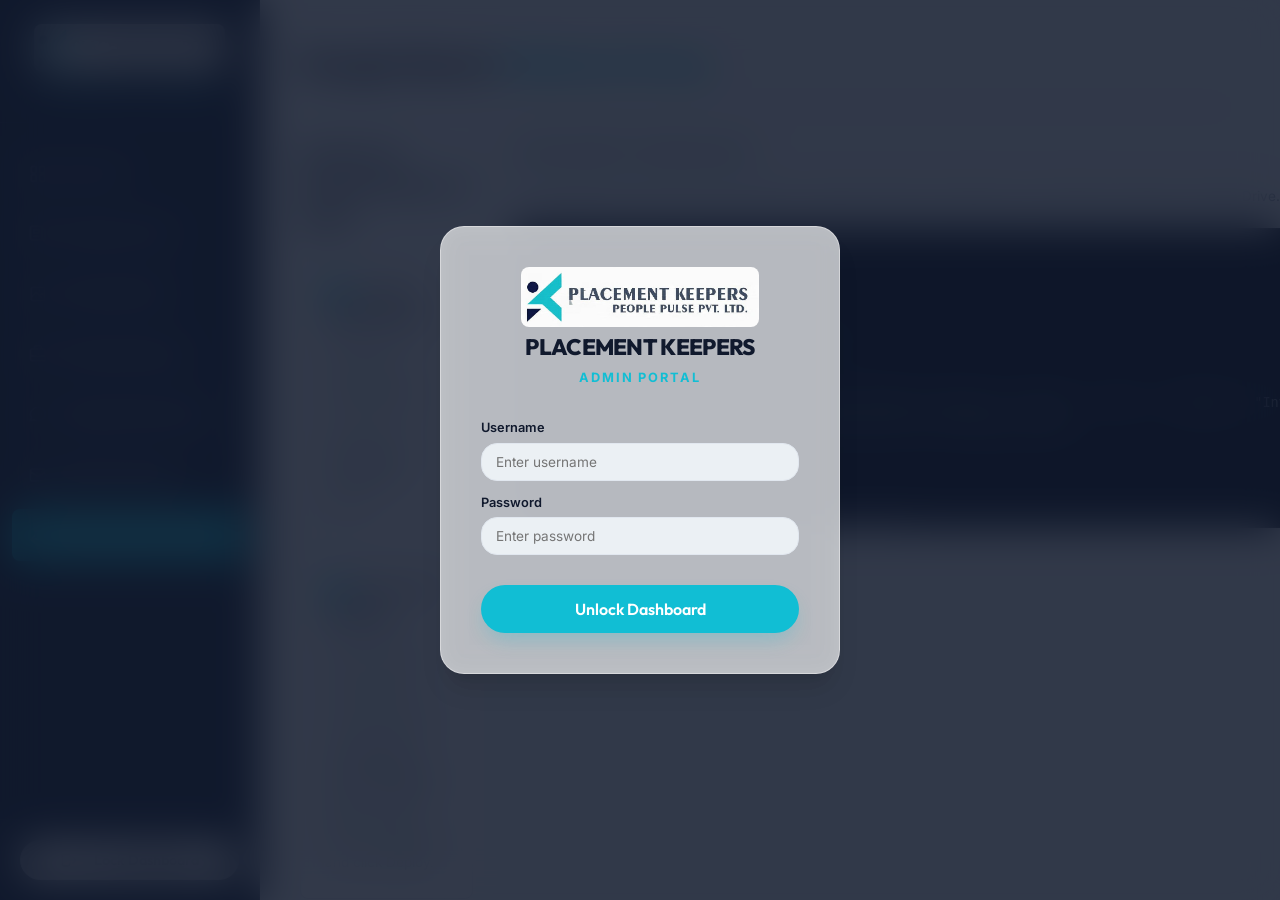
<file: admin-integrations.html>
<!DOCTYPE html>
<html lang="en">
<head>
  <meta charset="UTF-8">
  <meta name="viewport" content="width=device-width, initial-scale=1.0">
  <title>Google Sheets Config | Admin Dashboard</title>
  <link rel="icon" type="image/x-icon" href="assets/images/logo.jpeg">
  <link rel="stylesheet" href="styles.css">
  <style>
    body { background-color: var(--bg-base); }
  </style>
</head>
<body>

  <div id="loginOverlay" class="admin-login-overlay">
    <div class="login-card glass-panel">
      <div class="login-logo"><img src="assets/images/logo.jpeg" alt="Logo"><h2>PLACEMENT KEEPERS</h2><span>Admin Portal</span></div>
      <div id="loginError" class="login-error">Invalid admin credentials.</div>
      <form id="loginForm" novalidate>
        <div class="form-group" style="text-align:left;"><label for="username" class="form-label">Username</label><input type="text" id="username" class="form-control" placeholder="Enter username" required></div>
        <div class="form-group" style="text-align:left;margin-bottom:30px;"><label for="password" class="form-label">Password</label><input type="password" id="password" class="form-control" placeholder="Enter password" required></div>
        <button type="submit" class="btn btn-primary" style="width:100%;">Unlock Dashboard</button>
      </form>
    </div>
  </div>

  <!-- ── RESPONSIVE MOBILE TOPBAR ── -->
  <header class="admin-mobile-topbar">
    <div class="topbar-brand">
      <img src="assets/images/logo.jpeg" alt="Logo">
      <div class="topbar-title">People Pulse Admin</div>
    </div>
    <button id="adminHamburgerBtn" class="admin-hamburger" aria-label="Toggle Navigation Menu">
      <span></span>
      <span></span>
      <span></span>
    </button>
  </header>

  <div class="admin-wrapper">
    <!-- Sidebar Navigation Backdrop -->
    <div id="adminSidebarOverlay" class="admin-sidebar-overlay"></div>

    <aside id="adminSidebar" class="admin-sidebar">
      <div class="sidebar-header" style="display:flex;flex-direction:column;align-items:center;gap:12px;padding:24px 20px;">
        <img src="assets/images/logo.jpeg" alt="Logo" style="width:auto;max-width:100%;height:auto;max-height:48px;object-fit:contain;">
        <div style="font-family:var(--font-heading);font-size:0.72rem;font-weight:700;text-transform:uppercase;letter-spacing:0.12em;color:var(--primary);text-align:center;line-height:1.2;">Management Dashboard</div>
      </div>
      <nav class="sidebar-menu">
        <a href="admin.html" class="sidebar-btn"><svg fill="none" stroke="currentColor" viewBox="0 0 24 24"><path stroke-linecap="round" stroke-linejoin="round" stroke-width="2" d="M4 6a2 2 0 012-2h2a2 2 0 012 2v4a2 2 0 01-2 2H6a2 2 0 01-2-2V6zM14 6a2 2 0 012-2h2a2 2 0 012 2v4a2 2 0 01-2 2h-2a2 2 0 01-2-2V6zM4 16a2 2 0 012-2h2a2 2 0 012 2v4a2 2 0 01-2 2H6a2 2 0 01-2-2v-4zM14 16a2 2 0 012-2h2a2 2 0 012 2v4a2 2 0 01-2 2h-2a2 2 0 01-2-2v-4z"></path></svg>Overview</a>
        <a href="admin-articles.html" class="sidebar-btn"><svg fill="none" stroke="currentColor" viewBox="0 0 24 24"><path stroke-linecap="round" stroke-linejoin="round" stroke-width="2" d="M19 20H5a2 2 0 01-2-2V6a2 2 0 012-2h10a2 2 0 012 2v1m2 13a2 2 0 01-2-2V7m2 13a2 2 0 002-2V9a2 2 0 00-2-2h-2m-4-3H9M7 16h6M7 8h6v4H7V8z"></path></svg>Manage Articles</a>
        <a href="admin-gallery.html" class="sidebar-btn"><svg fill="none" stroke="currentColor" viewBox="0 0 24 24"><path stroke-linecap="round" stroke-linejoin="round" stroke-width="2" d="M4 16l4.586-4.586a2 2 0 012.828 0L16 16m-2-2l1.586-1.586a2 2 0 012.828 0L20 14m-6-6h.01M6 20h12a2 2 0 002-2V6a2 2 0 00-2-2H6a2 2 0 00-2 2v12a2 2 0 002 2z"></path></svg>Manage Gallery</a>
        <a href="admin-jobs.html" class="sidebar-btn"><svg fill="none" stroke="currentColor" viewBox="0 0 24 24"><path stroke-linecap="round" stroke-linejoin="round" stroke-width="2" d="M21 13.255A23.931 23.931 0 0112 15c-3.183 0-6.22-.62-9-1.745M16 6V4a2 2 0 00-2-2h-4a2 2 0 00-2 2v2m4 6h.01M5 20h14a2 2 0 002-2V8a2 2 0 00-2-2H5a2 2 0 00-2 2v10a2 2 0 002 2z"></path></svg>Manage Openings</a>
        <a href="admin-testimonials.html" class="sidebar-btn"><svg fill="none" stroke="currentColor" viewBox="0 0 24 24"><path stroke-linecap="round" stroke-linejoin="round" stroke-width="2" d="M8 12h.01M12 12h.01M16 12h.01M21 12c0 4.418-4.03 8-9 8a9.863 9.863 0 01-4.255-.949L3 20l1.395-3.72C3.512 15.042 3 13.574 3 12c0-4.418 4.03-8 9-8s9 3.582 9 8z"></path></svg>Manage Testimonials</a>
        <a href="admin-leads.html" class="sidebar-btn"><svg fill="none" stroke="currentColor" viewBox="0 0 24 24"><path stroke-linecap="round" stroke-linejoin="round" stroke-width="2" d="M3 8l7.89 5.26a2 2 0 002.22 0L21 8M5 19h14a2 2 0 002-2V7a2 2 0 00-2-2H5a2 2 0 00-2 2v10a2 2 0 002 2z"></path></svg>Inquiries &amp; Leads</a>
        <a href="admin-integrations.html" class="sidebar-btn active"><svg fill="none" stroke="currentColor" viewBox="0 0 24 24"><path stroke-linecap="round" stroke-linejoin="round" stroke-width="2" d="M8 7h12m0 0l-4-4m4 4l-4 4m0 6H4m0 0l4 4m-4-4l4-4"></path></svg>Google Sheets Config</a>
      </nav>
      <div class="sidebar-footer">
        <button id="logoutBtn" class="btn btn-secondary" style="width:100%;padding:10px;font-size:0.9rem;"><svg style="width:18px;height:18px;margin-right:6px;vertical-align:middle;" fill="none" stroke="currentColor" viewBox="0 0 24 24"><path stroke-linecap="round" stroke-linejoin="round" stroke-width="2" d="M17 16l4-4m0 0l-4-4m4 4H7m6 4v1a3 3 0 01-3 3H6a3 3 0 01-3-3V7a3 3 0 013-3h4a3 3 0 013 3v1"></path></svg>Lock Dashboard</button>
      </div>
    </aside>

    <main class="admin-main">
      <div class="admin-panel active">
        <div class="admin-panel-header">
          <h2 class="admin-panel-title">Google Sheets <span>Webhook Setup</span></h2>
        </div>

        <div class="admin-form-container">
          <!-- Steps -->
          <div>
            <h3 style="font-family:var(--font-heading);font-size:1.25rem;font-weight:700;margin-bottom:20px;">Inquiries to Google Sheets in 3 Steps</h3>
            <div class="step-card"><h4><span class="step-num">1</span>Create a Google Sheet</h4><p style="font-size:0.85rem;color:var(--text-muted);margin-top:6px;">Open a new spreadsheet in Google Sheets. From the menu bar, click on <strong>Extensions</strong> and select <strong>Apps Script</strong>.</p></div>
            <div class="step-card"><h4><span class="step-num">2</span>Paste code &amp; Deploy</h4><p style="font-size:0.85rem;color:var(--text-muted);margin-top:6px;">Erase any existing code, copy the CORS-enabled code block on the right, and paste it. Click <strong>Deploy → New Deployment</strong>. Select type <strong>Web App</strong>, change Access to <strong>Anyone</strong>, and click Deploy.</p></div>
            <div class="step-card"><h4><span class="step-num">3</span>Save Web App URL Below</h4><p style="font-size:0.85rem;color:var(--text-muted);margin-top:6px;">Copy the generated <strong>Web App URL</strong> from Google, paste it in the field below, and click Save.</p></div>
            <div class="glass-panel" style="padding:24px;border-radius:var(--radius-md);margin-top:20px;">
              <h4 style="font-family:var(--font-heading);font-size:1.05rem;font-weight:700;margin-bottom:12px;">Active Spreadsheet URL</h4>
              <form id="integrationForm" style="display:flex;gap:12px;flex-direction:column;">
                <input id="sheetsUrl" type="url" class="form-control" placeholder="https://script.google.com/macros/s/.../exec" required>
                <button type="submit" class="btn btn-primary" style="align-self:flex-start;padding:10px 24px;font-size:0.9rem;">Save Connection URL</button>
              </form>
              <div id="savedIndicator" style="display:none;margin-top:10px;font-size:0.82rem;color:#10b981;font-weight:600;">✓ Webhook URL saved and active.</div>
            </div>
          </div>

          <!-- Code block -->
          <div>
            <div class="preview-box-title">Apps Script Code Block</div>
            <p style="font-size:0.85rem;color:var(--text-muted);margin-bottom:12px;">This lightweight script processes submissions, appends headers automatically, and handles file uploads to Google Drive.</p>
            <div class="code-copy-box">
              <button id="btnCopyCode" class="btn-copy">Copy Code</button>
              <pre><code id="scriptCode">function doGet(e) {
  var action = e.parameter.action;
  if (action === 'get_articles') {
    return getArticles();
  } else if (action === 'get_gallery') {
    return getGallery();
  }
  return ContentService.createTextOutput(JSON.stringify({ "status": "error", "message": "Invalid action" }))
                       .setMimeType(ContentService.MimeType.JSON);
}

function doPost(e) {
  try {
    var data = JSON.parse(e.postData.contents);
    var action = data.action;
    if (action === 'add_lead') return addLead(data);
    else if (action === 'delete_lead') return deleteLead(data.id);
    else if (action === 'add_article') return addArticle(data);
    else if (action === 'delete_article') return deleteArticle(data.id);
    else if (action === 'add_gallery') return addGallery(data);
    else if (action === 'delete_gallery') return deleteGallery(data.id);
    else if (action === 'upload_to_drive') return uploadToDrive(data);
    return addLead(data);
  } catch(error) {
    return ContentService.createTextOutput(JSON.stringify({ "status": "error", "message": error.toString() }))
                         .setMimeType(ContentService.MimeType.JSON);
  }
}

function getArticles() {
  var ss = SpreadsheetApp.getActiveSpreadsheet();
  var sheet = ss.getSheetByName("Articles");
  if (!sheet) return ContentService.createTextOutput(JSON.stringify([])).setMimeType(ContentService.MimeType.JSON);
  var data = sheet.getDataRange().getValues();
  if (data.length <= 1) return ContentService.createTextOutput(JSON.stringify([])).setMimeType(ContentService.MimeType.JSON);
  var articles = []; var headers = data[0];
  for (var i = 1; i < data.length; i++) {
    var row = data[i]; var article = {};
    for (var j = 0; j < headers.length; j++) {
      var key = headers[j].toLowerCase();
      if (key === 'image url') key = 'img';
      article[key] = row[j];
    }
    articles.push(article);
  }
  return ContentService.createTextOutput(JSON.stringify(articles)).setMimeType(ContentService.MimeType.JSON);
}

function addArticle(data) {
  var ss = SpreadsheetApp.getActiveSpreadsheet();
  var sheet = ss.getSheetByName("Articles");
  if (!sheet) sheet = ss.insertSheet("Articles");
  if (sheet.getLastRow() === 0) sheet.appendRow(["ID","Title","Category","Meta","Image URL","Desc","Content"]);
  sheet.appendRow([data.id, data.title, data.category, data.meta, data.img, data.desc, data.content]);
  return ContentService.createTextOutput(JSON.stringify({ "status": "success" })).setMimeType(ContentService.MimeType.JSON);
}

function deleteArticle(id) {
  var ss = SpreadsheetApp.getActiveSpreadsheet();
  var sheet = ss.getSheetByName("Articles");
  if (sheet) {
    var data = sheet.getDataRange().getValues();
    for (var i = 1; i < data.length; i++) { if (data[i][0] == id) { sheet.deleteRow(i+1); break; } }
  }
  return ContentService.createTextOutput(JSON.stringify({ "status": "success" })).setMimeType(ContentService.MimeType.JSON);
}

function getGallery() {
  var ss = SpreadsheetApp.getActiveSpreadsheet();
  var sheet = ss.getSheetByName("Gallery");
  if (!sheet) return ContentService.createTextOutput(JSON.stringify([])).setMimeType(ContentService.MimeType.JSON);
  var data = sheet.getDataRange().getValues();
  if (data.length <= 1) return ContentService.createTextOutput(JSON.stringify([])).setMimeType(ContentService.MimeType.JSON);
  var items = []; var headers = data[0];
  for (var i = 1; i < data.length; i++) {
    var row = data[i]; var item = {};
    for (var j = 0; j < headers.length; j++) {
      var key = headers[j].toLowerCase();
      if (key === 'image url') key = 'img';
      item[key] = row[j];
    }
    items.push(item);
  }
  return ContentService.createTextOutput(JSON.stringify(items)).setMimeType(ContentService.MimeType.JSON);
}

function addGallery(data) {
  var ss = SpreadsheetApp.getActiveSpreadsheet();
  var sheet = ss.getSheetByName("Gallery");
  if (!sheet) sheet = ss.insertSheet("Gallery");
  if (sheet.getLastRow() === 0) sheet.appendRow(["ID","Title","Category","Image URL"]);
  sheet.appendRow([data.id, data.title, data.category, data.img]);
  return ContentService.createTextOutput(JSON.stringify({ "status": "success" })).setMimeType(ContentService.MimeType.JSON);
}

function deleteGallery(id) {
  var ss = SpreadsheetApp.getActiveSpreadsheet();
  var sheet = ss.getSheetByName("Gallery");
  if (sheet) {
    var data = sheet.getDataRange().getValues();
    for (var i = 1; i < data.length; i++) { if (data[i][0] == id) { sheet.deleteRow(i+1); break; } }
  }
  return ContentService.createTextOutput(JSON.stringify({ "status": "success" })).setMimeType(ContentService.MimeType.JSON);
}

function addLead(data) {
  var ss = SpreadsheetApp.getActiveSpreadsheet();
  var sheet = ss.getSheetByName("Inquiries");
  if (!sheet) sheet = ss.insertSheet("Inquiries");
  if (sheet.getLastRow() === 0) sheet.appendRow(["ID","Timestamp","Name","Email","Phone","Service Needed","Message"]);
  sheet.appendRow([data.id, new Date(), data.name, data.email, data.phone, data.service, data.message]);
  return ContentService.createTextOutput(JSON.stringify({ "status": "success" })).setMimeType(ContentService.MimeType.JSON);
}

function deleteLead(id) {
  var ss = SpreadsheetApp.getActiveSpreadsheet();
  var sheet = ss.getSheetByName("Inquiries");
  if (sheet) {
    var data = sheet.getDataRange().getValues();
    for (var i = 1; i < data.length; i++) { if (data[i][0] == id) { sheet.deleteRow(i+1); break; } }
  }
  return ContentService.createTextOutput(JSON.stringify({ "status": "success" })).setMimeType(ContentService.MimeType.JSON);
}

function uploadToDrive(data) {
  try {
    var folderName = "PeoplePulse_Gallery";
    var folder;
    var folders = DriveApp.getFoldersByName(folderName);
    if (folders.hasNext()) folder = folders.next();
    else folder = DriveApp.createFolder(folderName);
    var decoded = Utilities.base64Decode(data.base64);
    var blob = Utilities.newBlob(decoded, data.mimeType, data.filename);
    var file = folder.createFile(blob);
    try { file.setSharing(DriveApp.Access.ANYONE_WITH_LINK, DriveApp.Permission.VIEW); } catch(e) {}
    var fileId = file.getId();
    var directUrl = "https://lh3.googleusercontent.com/d/" + fileId;
    return ContentService.createTextOutput(JSON.stringify({ "status": "success", "url": directUrl })).setMimeType(ContentService.MimeType.JSON);
  } catch(error) {
    return ContentService.createTextOutput(JSON.stringify({ "status": "error", "message": error.toString() })).setMimeType(ContentService.MimeType.JSON);
  }
}</code></pre>
            </div>
          </div>
        </div>
      </div>
    </main>
  </div>

<script>
document.addEventListener('DOMContentLoaded', () => {

  // ── MOBILE SIDEBAR TOGGLE ──
  const adminHamburgerBtn = document.getElementById('adminHamburgerBtn');
  const adminSidebar = document.querySelector('.admin-sidebar');
  const adminSidebarOverlay = document.getElementById('adminSidebarOverlay');

  const toggleDrawer = () => {
    adminHamburgerBtn.classList.toggle('active');
    adminSidebar.classList.toggle('open');
    adminSidebarOverlay.classList.toggle('active');
  };

  const closeDrawer = () => {
    adminHamburgerBtn.classList.remove('active');
    adminSidebar.classList.remove('open');
    adminSidebarOverlay.classList.remove('active');
  };

  if (adminHamburgerBtn) adminHamburgerBtn.addEventListener('click', toggleDrawer);
  if (adminSidebarOverlay) adminSidebarOverlay.addEventListener('click', closeDrawer);
  const loginOverlay = document.getElementById('loginOverlay');
  if (sessionStorage.getItem('admin_logged_in') !== 'true') { loginOverlay.style.display='flex'; }
  else { loginOverlay.style.display='none'; init(); }
  document.getElementById('loginForm').addEventListener('submit', e => {
    e.preventDefault();
    if(document.getElementById('username').value.trim()==='admin'&&document.getElementById('password').value.trim()==='admin'){
      sessionStorage.setItem('admin_logged_in','true'); loginOverlay.style.opacity='0'; loginOverlay.style.transform='scale(0.95)';
      setTimeout(()=>{loginOverlay.style.display='none';init();},350); document.getElementById('loginError').style.display='none';
    } else { document.getElementById('loginError').style.display='block'; const c=document.querySelector('.login-card'); c.classList.add('shake'); setTimeout(()=>c.classList.remove('shake'),400); document.getElementById('password').value=''; }
  });
  document.getElementById('logoutBtn').addEventListener('click',()=>{sessionStorage.removeItem('admin_logged_in');window.location.href='admin.html';});

  function init() {
    if (!localStorage.getItem('google_sheets_url')) {
      localStorage.setItem('google_sheets_url', 'https://script.google.com/macros/s/AKfycbw9ArPAa6kEl21qg3ak63E6K5fAe58WvJuGVxngCI9p1ExEDSWSrxLNX6dAamnBBeLO0Q/exec');
    }
    const saved = localStorage.getItem('google_sheets_url');
    if (saved) {
      document.getElementById('sheetsUrl').value = saved;
      document.getElementById('savedIndicator').style.display = 'block';
    }

    document.getElementById('integrationForm').addEventListener('submit', e => {
      e.preventDefault();
      const url = document.getElementById('sheetsUrl').value.trim();
      if (!url.includes('script.google.com/macros/s/') || !url.includes('/exec')) {
        if (!confirm('This URL does not look like a Google Apps Script URL. Save anyway?')) return;
      }
      localStorage.setItem('google_sheets_url', url);
      document.getElementById('savedIndicator').style.display = 'block';
      alert('Google Sheets Webhook URL saved successfully!');
    });

    document.getElementById('btnCopyCode').addEventListener('click', () => {
      const code = document.getElementById('scriptCode').textContent;
      navigator.clipboard.writeText(code).then(() => {
        const btn = document.getElementById('btnCopyCode');
        btn.textContent = 'Copied!'; btn.style.backgroundColor='var(--success)'; btn.style.borderColor='var(--success)';
        setTimeout(()=>{btn.textContent='Copy Code';btn.style.backgroundColor='';btn.style.borderColor='';},3000);
      }).catch(()=>alert('Failed to copy. Please select manually.'));
    });
  }
});
</script>
</body>
</html>
</file>
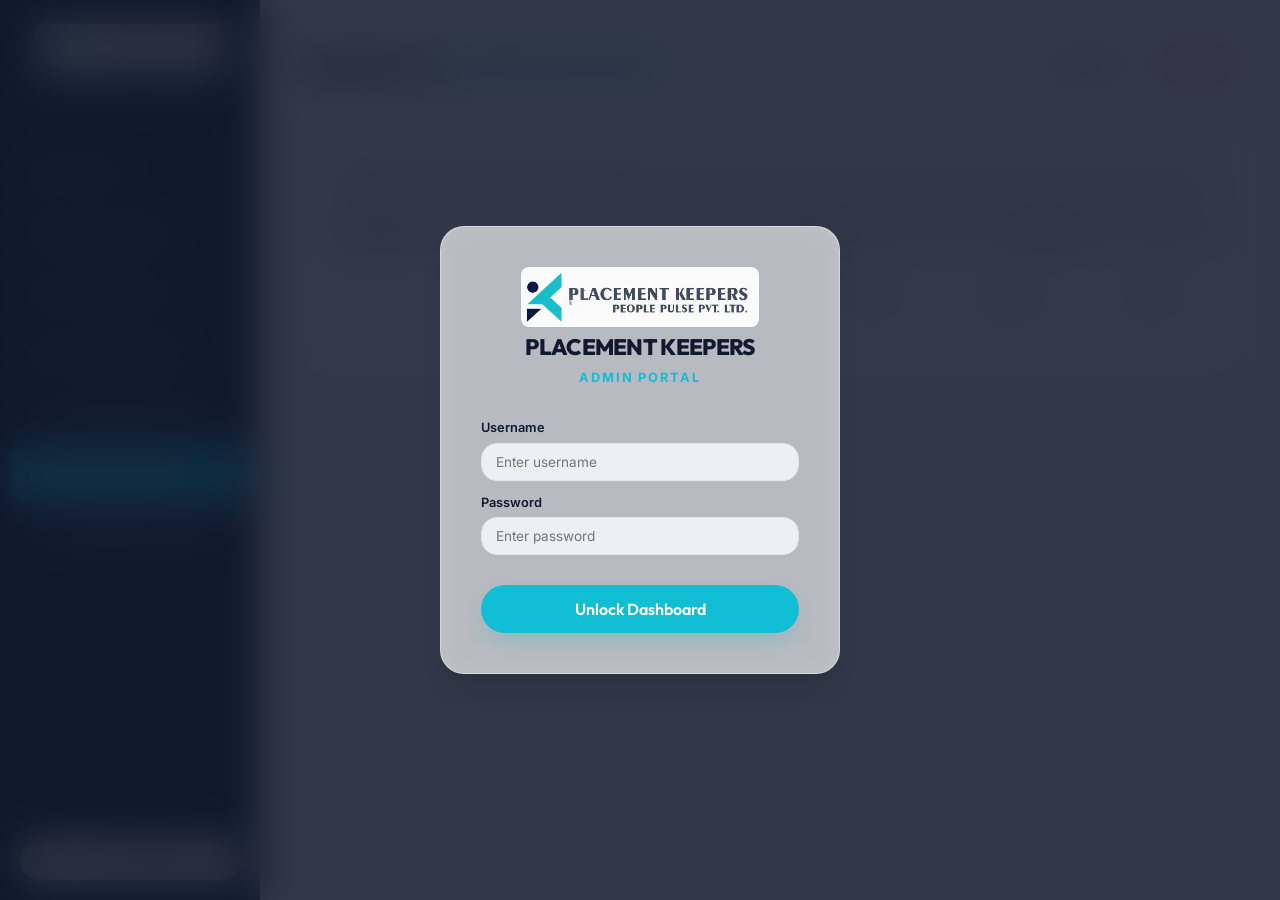
<file: admin-leads.html>
<!DOCTYPE html>
<html lang="en">
<head>
  <meta charset="UTF-8">
  <meta name="viewport" content="width=device-width, initial-scale=1.0">
  <title>Inquiries & Leads | Admin Dashboard</title>
  <link rel="icon" type="image/x-icon" href="assets/images/logo.jpeg">
  <link rel="stylesheet" href="styles.css">
  <style>
    body { background-color: var(--bg-base); }
    .leads-table-wrap { overflow-x:auto; border-radius:var(--radius-md); }
    .leads-table { width:100%; border-collapse:collapse; font-size:0.875rem; }
    .leads-table thead th { background:var(--bg-surface); color:var(--text-muted); font-weight:700; font-size:0.72rem; text-transform:uppercase; letter-spacing:0.06em; padding:14px 16px; text-align:left; border-bottom:1px solid var(--border-color); white-space:nowrap; cursor:pointer; user-select:none; transition:color 0.2s; }
    .leads-table thead th:hover { color:var(--primary); }
    .leads-table thead th.sorted-asc .sort-icon::after { content:" ▲"; color:var(--primary); }
    .leads-table thead th.sorted-desc .sort-icon::after { content:" ▼"; color:var(--primary); }
    .leads-table thead th:not(.sorted-asc):not(.sorted-desc) .sort-icon::after { content:" ⇅"; opacity:0.4; }
    .sort-icon { font-size:0.65rem; }
    .leads-table tbody tr { border-bottom:1px solid var(--border-color); transition:background 0.15s; }
    .leads-table tbody tr:last-child { border-bottom:none; }
    .leads-table tbody tr:hover { background:rgba(99,102,241,0.04); }
    .leads-table tbody tr.selected-row { background:rgba(99,102,241,0.07); }
    .leads-table td { padding:14px 16px; vertical-align:middle; }
    .badge-service { display:inline-block; padding:3px 10px; border-radius:20px; font-size:0.7rem; font-weight:700; background:var(--primary-glow); color:var(--primary); }
    .table-toolbar { display:flex; gap:12px; flex-wrap:wrap; align-items:center; margin-bottom:20px; }
    .toolbar-search { flex:1; min-width:200px; position:relative; }
    .toolbar-search svg { position:absolute; left:14px; top:50%; transform:translateY(-50%); width:16px; height:16px; color:var(--text-muted); }
    .toolbar-search input { padding-left:40px !important; }
    .pagination-bar { display:flex; align-items:center; justify-content:space-between; gap:16px; flex-wrap:wrap; margin-top:20px; }
    .pagination-info { font-size:0.82rem; color:var(--text-muted); }
    .pagination-btns { display:flex; gap:6px; }
    .page-btn { min-width:36px; height:36px; padding:0 10px; border-radius:var(--radius-sm); border:1px solid var(--border-color); background:var(--bg-surface); color:var(--text-main); font-size:0.82rem; font-weight:600; cursor:pointer; transition:all 0.2s; display:flex; align-items:center; justify-content:center; }
    .page-btn:hover { border-color:var(--primary); color:var(--primary); }
    .page-btn.active { background:var(--primary); color:#fff; border-color:var(--primary); }
    .page-btn:disabled { opacity:0.4; cursor:not-allowed; }
    .table-empty { text-align:center; padding:60px 20px; color:var(--text-muted); }
    .table-empty svg { width:48px; height:48px; margin:0 auto 16px; display:block; opacity:0.4; }
    .table-empty h3 { font-size:1.1rem; font-weight:700; margin-bottom:6px; color:var(--text-main); }
    .table-empty p { font-size:0.85rem; }
    .bulk-bar { display:none; align-items:center; gap:12px; padding:10px 16px; border-radius:var(--radius-sm); background:rgba(239,68,68,0.06); border:1px solid rgba(239,68,68,0.2); margin-bottom:16px; font-size:0.85rem; font-weight:600; color:#ef4444; }
    .bulk-bar.visible { display:flex; }
    .msg-cell { max-width:220px; font-size:0.8rem; color:var(--text-muted); overflow:hidden; display:-webkit-box; -webkit-line-clamp:2; -webkit-box-orient:vertical; line-height:1.4; }
  </style>
</head>
<body>

  <div id="loginOverlay" class="admin-login-overlay">
    <div class="login-card glass-panel">
      <div class="login-logo"><img src="assets/images/logo.jpeg" alt="Logo"><h2>PLACEMENT KEEPERS</h2><span>Admin Portal</span></div>
      <div id="loginError" class="login-error">Invalid admin credentials.</div>
      <form id="loginForm" novalidate>
        <div class="form-group" style="text-align:left;"><label for="username" class="form-label">Username</label><input type="text" id="username" class="form-control" placeholder="Enter username" required></div>
        <div class="form-group" style="text-align:left;margin-bottom:30px;"><label for="password" class="form-label">Password</label><input type="password" id="password" class="form-control" placeholder="Enter password" required></div>
        <button type="submit" class="btn btn-primary" style="width:100%;">Unlock Dashboard</button>
      </form>
    </div>
  </div>

  <!-- ── RESPONSIVE MOBILE TOPBAR ── -->
  <header class="admin-mobile-topbar">
    <div class="topbar-brand">
      <img src="assets/images/logo.jpeg" alt="Logo">
      <div class="topbar-title">People Pulse Admin</div>
    </div>
    <button id="adminHamburgerBtn" class="admin-hamburger" aria-label="Toggle Navigation Menu">
      <span></span>
      <span></span>
      <span></span>
    </button>
  </header>

  <div class="admin-wrapper">
    <!-- Sidebar Navigation Backdrop -->
    <div id="adminSidebarOverlay" class="admin-sidebar-overlay"></div>

    <aside id="adminSidebar" class="admin-sidebar">
      <div class="sidebar-header" style="display:flex;flex-direction:column;align-items:center;gap:12px;padding:24px 20px;">
        <img src="assets/images/logo.jpeg" alt="Logo" style="width:auto;max-width:100%;height:auto;max-height:48px;object-fit:contain;">
        <div style="font-family:var(--font-heading);font-size:0.72rem;font-weight:700;text-transform:uppercase;letter-spacing:0.12em;color:var(--primary);text-align:center;line-height:1.2;">Management Dashboard</div>
      </div>
      <nav class="sidebar-menu">
        <a href="admin.html" class="sidebar-btn"><svg fill="none" stroke="currentColor" viewBox="0 0 24 24"><path stroke-linecap="round" stroke-linejoin="round" stroke-width="2" d="M4 6a2 2 0 012-2h2a2 2 0 012 2v4a2 2 0 01-2 2H6a2 2 0 01-2-2V6zM14 6a2 2 0 012-2h2a2 2 0 012 2v4a2 2 0 01-2 2h-2a2 2 0 01-2-2V6zM4 16a2 2 0 012-2h2a2 2 0 012 2v4a2 2 0 01-2 2H6a2 2 0 01-2-2v-4zM14 16a2 2 0 012-2h2a2 2 0 012 2v4a2 2 0 01-2 2h-2a2 2 0 01-2-2v-4z"></path></svg>Overview</a>
        <a href="admin-articles.html" class="sidebar-btn"><svg fill="none" stroke="currentColor" viewBox="0 0 24 24"><path stroke-linecap="round" stroke-linejoin="round" stroke-width="2" d="M19 20H5a2 2 0 01-2-2V6a2 2 0 012-2h10a2 2 0 012 2v1m2 13a2 2 0 01-2-2V7m2 13a2 2 0 002-2V9a2 2 0 00-2-2h-2m-4-3H9M7 16h6M7 8h6v4H7V8z"></path></svg>Manage Articles</a>
        <a href="admin-gallery.html" class="sidebar-btn"><svg fill="none" stroke="currentColor" viewBox="0 0 24 24"><path stroke-linecap="round" stroke-linejoin="round" stroke-width="2" d="M4 16l4.586-4.586a2 2 0 012.828 0L16 16m-2-2l1.586-1.586a2 2 0 012.828 0L20 14m-6-6h.01M6 20h12a2 2 0 002-2V6a2 2 0 00-2-2H6a2 2 0 00-2 2v12a2 2 0 002 2z"></path></svg>Manage Gallery</a>
        <a href="admin-jobs.html" class="sidebar-btn"><svg fill="none" stroke="currentColor" viewBox="0 0 24 24"><path stroke-linecap="round" stroke-linejoin="round" stroke-width="2" d="M21 13.255A23.931 23.931 0 0112 15c-3.183 0-6.22-.62-9-1.745M16 6V4a2 2 0 00-2-2h-4a2 2 0 00-2 2v2m4 6h.01M5 20h14a2 2 0 002-2V8a2 2 0 00-2-2H5a2 2 0 00-2 2v10a2 2 0 002 2z"></path></svg>Manage Openings</a>
        <a href="admin-testimonials.html" class="sidebar-btn"><svg fill="none" stroke="currentColor" viewBox="0 0 24 24"><path stroke-linecap="round" stroke-linejoin="round" stroke-width="2" d="M8 12h.01M12 12h.01M16 12h.01M21 12c0 4.418-4.03 8-9 8a9.863 9.863 0 01-4.255-.949L3 20l1.395-3.72C3.512 15.042 3 13.574 3 12c0-4.418 4.03-8 9-8s9 3.582 9 8z"></path></svg>Manage Testimonials</a>
        <a href="admin-leads.html" class="sidebar-btn active"><svg fill="none" stroke="currentColor" viewBox="0 0 24 24"><path stroke-linecap="round" stroke-linejoin="round" stroke-width="2" d="M3 8l7.89 5.26a2 2 0 002.22 0L21 8M5 19h14a2 2 0 002-2V7a2 2 0 00-2-2H5a2 2 0 00-2 2v10a2 2 0 002 2z"></path></svg>Inquiries &amp; Leads</a>
        <a href="admin-integrations.html" class="sidebar-btn"><svg fill="none" stroke="currentColor" viewBox="0 0 24 24"><path stroke-linecap="round" stroke-linejoin="round" stroke-width="2" d="M8 7h12m0 0l-4-4m4 4l-4 4m0 6H4m0 0l4 4m-4-4l4-4"></path></svg>Google Sheets Config</a>
      </nav>
      <div class="sidebar-footer">
        <button id="logoutBtn" class="btn btn-secondary" style="width:100%;padding:10px;font-size:0.9rem;"><svg style="width:18px;height:18px;margin-right:6px;vertical-align:middle;" fill="none" stroke="currentColor" viewBox="0 0 24 24"><path stroke-linecap="round" stroke-linejoin="round" stroke-width="2" d="M17 16l4-4m0 0l-4-4m4 4H7m6 4v1a3 3 0 01-3 3H6a3 3 0 01-3-3V7a3 3 0 013-3h4a3 3 0 013 3v1"></path></svg>Lock Dashboard</button>
      </div>
    </aside>

    <main class="admin-main">
      <div class="admin-panel active">
        <div class="admin-panel-header" style="flex-wrap:wrap;gap:16px;">
          <h2 class="admin-panel-title">Inquiries &amp; <span>Lead Comments</span></h2>
          <div style="display:flex;gap:10px;align-items:center;">
            <span id="totalCount" style="font-size:0.82rem;color:var(--text-muted);font-weight:600;"></span>
            <button id="btnExportCSV" class="btn btn-secondary" style="padding:10px 16px;font-size:0.85rem;">Export CSV</button>
            <button id="btnClearLeads" class="btn btn-danger" style="padding:10px 16px;font-size:0.85rem;">Clear All</button>
          </div>
        </div>

        <div class="glass-panel" style="padding:24px;border-radius:var(--radius-md);">
          <!-- Filters row -->
          <div style="display:flex;flex-direction:column;gap:10px;margin-bottom:20px;">
            <div style="position:relative;">
              <svg fill="none" stroke="currentColor" viewBox="0 0 24 24" style="position:absolute;left:14px;top:50%;transform:translateY(-50%);width:16px;height:16px;color:var(--text-muted);"><path stroke-linecap="round" stroke-linejoin="round" stroke-width="2" d="M21 21l-6-6m2-5a7 7 0 11-14 0 7 7 0 0114 0z"></path></svg>
              <input id="searchInput" type="text" class="form-control" placeholder="Search by name, email, phone, message..." style="padding-left:40px;">
            </div>
            <div style="display:flex;gap:10px;flex-wrap:wrap;">
              <select id="serviceFilter" class="form-control" style="flex:2;min-width:160px;">
                <option value="">All Services</option>
                <option value="permanent">Permanent Staffing</option>
                <option value="contract">Contract Hiring</option>
                <option value="bulk">Bulk Volume Sourcing</option>
                <option value="it-augmentation">IT Augmentation</option>
                <option value="payroll">Payroll Outsourcing</option>
                <option value="other">Other</option>
              </select>
              <select id="sortSelect" class="form-control" style="flex:1;min-width:130px;">
                <option value="newest">Newest First</option>
                <option value="oldest">Oldest First</option>
                <option value="name_asc">Name A→Z</option>
                <option value="name_desc">Name Z→A</option>
              </select>
              <select id="perPageSelect" class="form-control" style="flex:1;min-width:100px;">
                <option value="20">20 / page</option>
                <option value="50">50 / page</option>
                <option value="100">100 / page</option>
              </select>
            </div>
          </div>

          <!-- Bulk bar -->
          <div id="bulkBar" class="bulk-bar">
            <input type="checkbox" id="selectAllCheck" style="width:16px;height:16px;accent-color:#ef4444;cursor:pointer;">
            <span id="bulkCount">0 selected</span>
            <button id="bulkDeleteBtn" class="btn btn-danger" style="padding:6px 14px;font-size:0.8rem;border-radius:var(--radius-sm);">Delete Selected</button>
            <button id="bulkClearBtn" class="btn btn-secondary" style="padding:6px 14px;font-size:0.8rem;">Clear</button>
          </div>

          <div class="leads-table-wrap">
            <table class="leads-table">
              <thead><tr>
                <th style="width:36px;cursor:default;"><input type="checkbox" id="headerCheck" style="width:15px;height:15px;accent-color:var(--primary);cursor:pointer;"></th>
                <th>#</th>
                <th data-col="date" class="sortable">Date <span class="sort-icon"></span></th>
                <th data-col="name" class="sortable">Name <span class="sort-icon"></span></th>
                <th>Email &amp; Phone</th>
                <th data-col="service" class="sortable">Service <span class="sort-icon"></span></th>
                <th>Message</th>
                <th style="text-align:center;cursor:default;">Actions</th>
              </tr></thead>
              <tbody id="leadsTableBody"></tbody>
            </table>
          </div>

          <div id="tableEmpty" class="table-empty" style="display:none;">
            <svg fill="none" stroke="currentColor" viewBox="0 0 24 24"><path stroke-linecap="round" stroke-linejoin="round" stroke-width="1.5" d="M3 19v-8.93a2 2 0 01.89-1.664l8-5.333a2 2 0 012.22 0l8 5.333A2 2 0 0121 10.07V19M3 19a2 2 0 002 2h14a2 2 0 002-2M3 19l6.75-4.5M21 19l-6.75-4.5M3 10l6.75 4.5M21 10l-6.75 4.5m0 0l-2.25-1.5a2 2 0 00-2.22 0l-2.25 1.5"></path></svg>
            <h3>No inquiries recorded yet</h3><p>Incoming contact form submissions will appear here.</p>
          </div>

          <div class="pagination-bar" id="paginationBar">
            <div class="pagination-info" id="paginationInfo"></div>
            <div class="pagination-btns" id="paginationBtns"></div>
          </div>
        </div>
      </div>
    </main>
  </div>

<script>
document.addEventListener('DOMContentLoaded', () => {

  // ── MOBILE SIDEBAR TOGGLE ──
  const adminHamburgerBtn = document.getElementById('adminHamburgerBtn');
  const adminSidebar = document.querySelector('.admin-sidebar');
  const adminSidebarOverlay = document.getElementById('adminSidebarOverlay');

  const toggleDrawer = () => {
    adminHamburgerBtn.classList.toggle('active');
    adminSidebar.classList.toggle('open');
    adminSidebarOverlay.classList.toggle('active');
  };

  const closeDrawer = () => {
    adminHamburgerBtn.classList.remove('active');
    adminSidebar.classList.remove('open');
    adminSidebarOverlay.classList.remove('active');
  };

  if (adminHamburgerBtn) adminHamburgerBtn.addEventListener('click', toggleDrawer);
  if (adminSidebarOverlay) adminSidebarOverlay.addEventListener('click', closeDrawer);
  const loginOverlay = document.getElementById('loginOverlay');
  if (sessionStorage.getItem('admin_logged_in') !== 'true') { loginOverlay.style.display='flex'; }
  else { loginOverlay.style.display='none'; init(); }
  document.getElementById('loginForm').addEventListener('submit', e => {
    e.preventDefault();
    if(document.getElementById('username').value.trim()==='admin'&&document.getElementById('password').value.trim()==='admin'){
      sessionStorage.setItem('admin_logged_in','true'); loginOverlay.style.opacity='0'; loginOverlay.style.transform='scale(0.95)';
      setTimeout(()=>{loginOverlay.style.display='none';init();},350); document.getElementById('loginError').style.display='none';
    } else { document.getElementById('loginError').style.display='block'; const c=document.querySelector('.login-card'); c.classList.add('shake'); setTimeout(()=>c.classList.remove('shake'),400); document.getElementById('password').value=''; }
  });
  document.getElementById('logoutBtn').addEventListener('click',()=>{sessionStorage.removeItem('admin_logged_in');window.location.href='admin.html';});

  let allLeads=[], filteredLeads=[], currentPage=1, perPage=20, selectedIds=new Set(), sortCol='date', sortDir='desc';

  function init() { allLeads=JSON.parse(localStorage.getItem('contact_submissions'))||[]; renderTable(); bindControls(); }

  function esc(s){return(s||'').replace(/&/g,'&amp;').replace(/</g,'&lt;').replace(/>/g,'&gt;').replace(/"/g,'&quot;');}

  function getFiltered(){
    const q=document.getElementById('searchInput').value.toLowerCase().trim();
    const svc=document.getElementById('serviceFilter').value;
    const srt=document.getElementById('sortSelect').value;
    let arr=allLeads.filter(l=>{
      const mQ=!q||(l.name||'').toLowerCase().includes(q)||(l.email||'').toLowerCase().includes(q)||(l.phone||'').includes(q)||(l.message||'').toLowerCase().includes(q);
      const mS=!svc||l.service===svc;
      return mQ&&mS;
    });
    if(srt==='oldest')arr=[...arr].reverse();
    else if(srt==='name_asc')arr=[...arr].sort((a,b)=>(a.name||'').localeCompare(b.name||''));
    else if(srt==='name_desc')arr=[...arr].sort((a,b)=>(b.name||'').localeCompare(a.name||''));
    return arr;
  }

  function renderTable(){
    filteredLeads=getFiltered(); const total=filteredLeads.length;
    const totalPages=Math.max(1,Math.ceil(total/perPage));
    if(currentPage>totalPages)currentPage=totalPages;
    document.getElementById('totalCount').textContent=`${total} lead${total!==1?'s':''}`;
    const start=(currentPage-1)*perPage; const items=filteredLeads.slice(start,start+perPage);
    const tbody=document.getElementById('leadsTableBody'); tbody.innerHTML='';
    const empty=document.getElementById('tableEmpty');
    if(total===0){empty.style.display='block';document.getElementById('paginationBar').style.display='none';return;}
    empty.style.display='none'; document.getElementById('paginationBar').style.display='flex';
    items.forEach((l,i)=>{
      const isSelected=selectedIds.has(l.id);
      const tr=document.createElement('tr'); if(isSelected)tr.classList.add('selected-row');
      tr.innerHTML=`<td><input type="checkbox" class="row-check" data-id="${l.id}" style="width:15px;height:15px;accent-color:var(--primary);cursor:pointer;" ${isSelected?'checked':''}></td>
        <td style="color:var(--text-muted);font-size:0.78rem;font-weight:600;">${start+i+1}</td>
        <td style="font-size:0.8rem;white-space:nowrap;font-weight:600;">${esc(l.date)}</td>
        <td style="font-weight:700;color:var(--primary);">${esc(l.name)}</td>
        <td><div style="font-weight:500;">${esc(l.email)}</div><div style="font-size:0.78rem;color:var(--text-muted);margin-top:2px;">${esc(l.phone)}</div></td>
        <td><span class="badge-service">${esc(l.service)}</span></td>
        <td><div class="msg-cell">${esc(l.message)}</div></td>
        <td style="text-align:center;"><button class="btn btn-danger btn-sm del-lead-btn" data-id="${l.id}" style="padding:5px 10px;font-size:0.75rem;border-radius:var(--radius-sm);">Delete</button></td>`;
      tbody.appendChild(tr);
    });
    document.querySelectorAll('.row-check').forEach(cb=>{cb.addEventListener('change',()=>{const id=cb.getAttribute('data-id');if(cb.checked)selectedIds.add(id);else selectedIds.delete(id);updateBulkBar();cb.closest('tr').classList.toggle('selected-row',cb.checked);});});
    document.querySelectorAll('.del-lead-btn').forEach(btn=>{btn.addEventListener('click',()=>{if(!confirm('Delete this lead?'))return;deleteLeads([btn.getAttribute('data-id')]);});});
    renderPagination(total,totalPages); updateHeaderCheck();
  }

  function deleteLeads(ids){
    let leads=JSON.parse(localStorage.getItem('contact_submissions'))||[];
    leads=leads.filter(l=>!ids.includes(l.id));
    localStorage.setItem('contact_submissions',JSON.stringify(leads));
    const url=localStorage.getItem('google_sheets_url');
    ids.forEach(id=>{selectedIds.delete(id);if(url&&url.trim())fetch(url,{method:'POST',headers:{'Content-Type':'text/plain'},body:JSON.stringify({action:'delete_lead',id})}).catch(()=>{});});
    allLeads=leads; updateBulkBar(); renderTable();
  }

  function updateBulkBar(){
    const bar=document.getElementById('bulkBar'); const c=selectedIds.size;
    bar.classList.toggle('visible',c>0);
    if(c>0)document.getElementById('bulkCount').textContent=`${c} selected`;
    updateHeaderCheck();
  }

  function updateHeaderCheck(){
    const hc=document.getElementById('headerCheck');
    const pageIds=[...document.querySelectorAll('.row-check')].map(c=>c.getAttribute('data-id'));
    const allChecked=pageIds.length>0&&pageIds.every(id=>selectedIds.has(id));
    hc.checked=allChecked; hc.indeterminate=!allChecked&&pageIds.some(id=>selectedIds.has(id));
  }

  function renderPagination(total,totalPages){
    const info=document.getElementById('paginationInfo'), btns=document.getElementById('paginationBtns');
    const s=Math.min((currentPage-1)*perPage+1,total),e=Math.min(currentPage*perPage,total);
    info.textContent=`Showing ${s}–${e} of ${total}`; btns.innerHTML='';
    const prev=document.createElement('button'); prev.className='page-btn'; prev.textContent='‹'; prev.disabled=currentPage===1; prev.addEventListener('click',()=>{currentPage--;renderTable();}); btns.appendChild(prev);
    getRange(currentPage,totalPages).forEach(p=>{if(p==='...'){const el=document.createElement('span');el.textContent='…';el.style.cssText='display:flex;align-items:center;padding:0 6px;color:var(--text-muted);font-size:0.82rem;';btns.appendChild(el);}else{const b=document.createElement('button');b.className='page-btn'+(p===currentPage?' active':'');b.textContent=p;b.addEventListener('click',()=>{currentPage=p;renderTable();});btns.appendChild(b);}});
    const next=document.createElement('button'); next.className='page-btn'; next.textContent='›'; next.disabled=currentPage===totalPages; next.addEventListener('click',()=>{currentPage++;renderTable();}); btns.appendChild(next);
  }
  function getRange(cur,total){if(total<=7)return Array.from({length:total},(_,i)=>i+1);if(cur<=4)return[1,2,3,4,5,'...',total];if(cur>=total-3)return[1,'...',total-4,total-3,total-2,total-1,total];return[1,'...',cur-1,cur,cur+1,'...',total];}

  function bindControls(){
    document.getElementById('searchInput').addEventListener('input',()=>{currentPage=1;renderTable();});
    document.getElementById('serviceFilter').addEventListener('change',()=>{currentPage=1;renderTable();});
    document.getElementById('sortSelect').addEventListener('change',()=>{currentPage=1;renderTable();});
    document.getElementById('perPageSelect').addEventListener('change',e=>{perPage=parseInt(e.target.value);currentPage=1;renderTable();});
    document.getElementById('headerCheck').addEventListener('change',e=>{const pageIds=[...document.querySelectorAll('.row-check')].map(c=>c.getAttribute('data-id'));pageIds.forEach(id=>{if(e.target.checked)selectedIds.add(id);else selectedIds.delete(id);});renderTable();updateBulkBar();});
    document.getElementById('selectAllCheck').addEventListener('change',e=>{if(e.target.checked)filteredLeads.forEach(l=>selectedIds.add(l.id));else selectedIds.clear();renderTable();updateBulkBar();});
    document.getElementById('bulkDeleteBtn').addEventListener('click',()=>{if(!confirm(`Delete ${selectedIds.size} lead(s)?`))return;deleteLeads([...selectedIds]);});
    document.getElementById('bulkClearBtn').addEventListener('click',()=>{selectedIds.clear();updateBulkBar();renderTable();});
    document.getElementById('btnClearLeads').addEventListener('click',()=>{if(!confirm('Delete ALL inquiry logs? Cannot be undone.'))return;localStorage.setItem('contact_submissions',JSON.stringify([]));allLeads=[];selectedIds.clear();updateBulkBar();renderTable();});
    document.getElementById('btnExportCSV').addEventListener('click',()=>{
      const leads=JSON.parse(localStorage.getItem('contact_submissions'))||[];
      if(!leads.length){alert('No inquiries to export.');return;}
      let csv='data:text/csv;charset=utf-8,Date,Name,Email,Phone,Service,Message\n';
      leads.forEach(l=>{csv+=`"${l.date}","${(l.name||'').replace(/"/g,'""')}","${(l.email||'').replace(/"/g,'""')}","${(l.phone||'').replace(/"/g,'""')}","${(l.service||'').replace(/"/g,'""')}","${(l.message||'').replace(/"/g,'""')}"\n`;});
      const link=document.createElement('a'); link.href=encodeURI(csv); link.download=`Leads_${Date.now()}.csv`; document.body.appendChild(link); link.click(); document.body.removeChild(link);
    });
  }
});
</script>
</body>
</html>
</file>
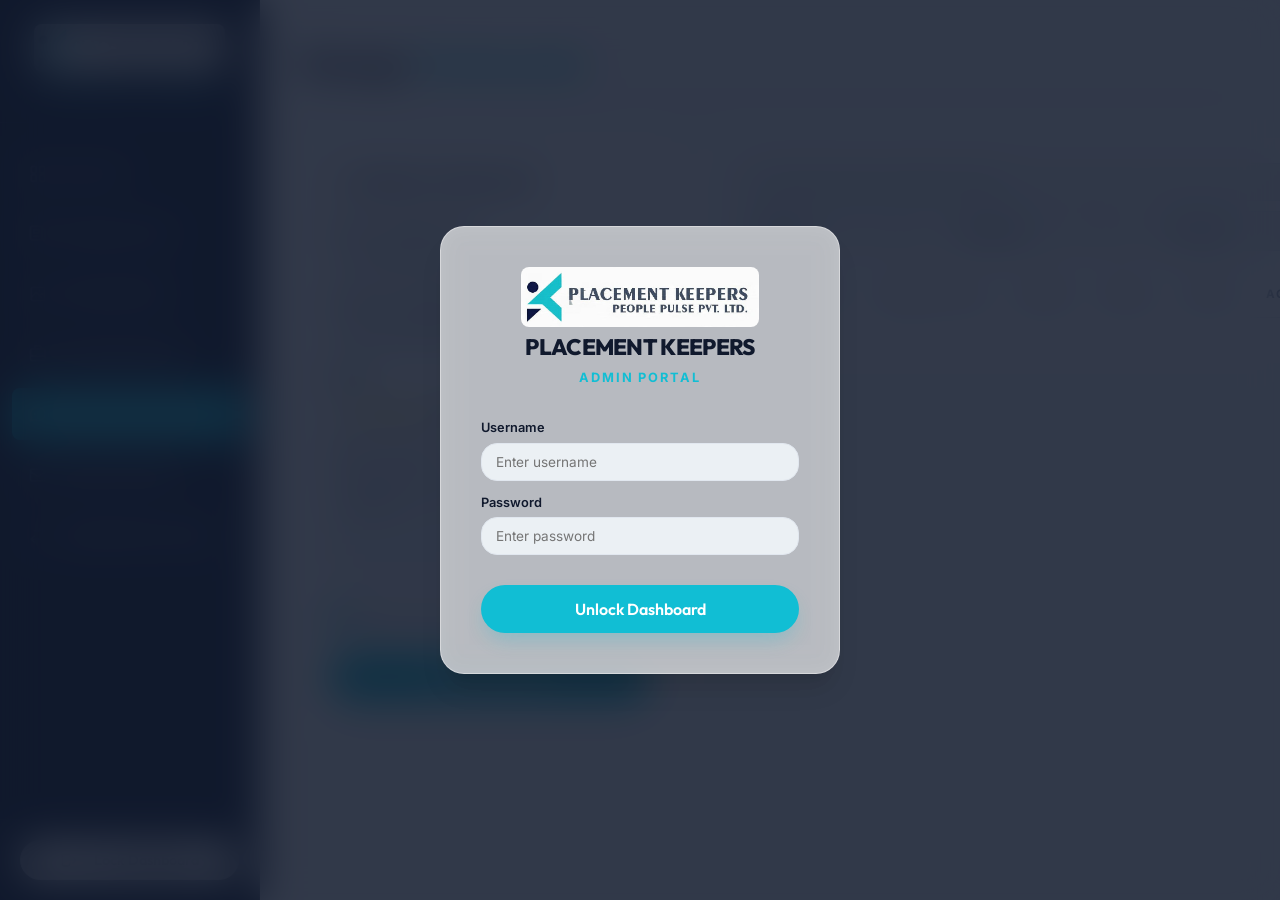
<file: admin-testimonials.html>
<!DOCTYPE html>
<html lang="en">
<head>
  <meta charset="UTF-8">
  <meta name="viewport" content="width=device-width, initial-scale=1.0">
  <title>Manage Testimonials | Admin Dashboard</title>
  <link rel="icon" type="image/x-icon" href="assets/images/logo.jpeg">
  <link rel="stylesheet" href="styles.css">
  <style>
    body { background-color: var(--bg-base); }
    .testi-layout { display:grid; grid-template-columns:380px 1fr; gap:28px; align-items:start; }
    @media(max-width:1100px){.testi-layout{grid-template-columns:1fr;}}
    .form-sticky { position:sticky; top:24px; }
    .testi-table-wrap { overflow-x:auto; border-radius:var(--radius-md); }
    .testi-table { width:100%; border-collapse:collapse; font-size:0.875rem; }
    .testi-table thead th { background:var(--bg-surface); color:var(--text-muted); font-weight:700; font-size:0.72rem; text-transform:uppercase; letter-spacing:0.06em; padding:14px 16px; text-align:left; border-bottom:1px solid var(--border-color); white-space:nowrap; }
    .testi-table tbody tr { border-bottom:1px solid var(--border-color); transition:background 0.15s; }
    .testi-table tbody tr:last-child { border-bottom:none; }
    .testi-table tbody tr:hover { background:rgba(99,102,241,0.04); }
    .testi-table td { padding:14px 16px; vertical-align:middle; }
    .star-rating { color:#fbbf24; font-size:0.85rem; }
    .badge-status { display:inline-block; padding:3px 10px; border-radius:20px; font-size:0.7rem; font-weight:700; }
    .badge-status.active { background:rgba(16,185,129,0.1); color:#10b981; }
    .badge-status.inactive { background:rgba(107,114,128,0.1); color:#6b7280; }
    .table-toolbar { display:flex; gap:12px; flex-wrap:wrap; align-items:center; margin-bottom:20px; }
    .toolbar-search { flex:1; min-width:200px; position:relative; }
    .toolbar-search svg { position:absolute; left:14px; top:50%; transform:translateY(-50%); width:16px; height:16px; color:var(--text-muted); }
    .toolbar-search input { padding-left:40px !important; }
    .pagination-bar { display:flex; align-items:center; justify-content:space-between; gap:16px; flex-wrap:wrap; margin-top:20px; }
    .pagination-info { font-size:0.82rem; color:var(--text-muted); }
    .pagination-btns { display:flex; gap:6px; }
    .page-btn { min-width:36px; height:36px; padding:0 10px; border-radius:var(--radius-sm); border:1px solid var(--border-color); background:var(--bg-surface); color:var(--text-main); font-size:0.82rem; font-weight:600; cursor:pointer; transition:all 0.2s; display:flex; align-items:center; justify-content:center; }
    .page-btn:hover { border-color:var(--primary); color:var(--primary); }
    .page-btn.active { background:var(--primary); color:#fff; border-color:var(--primary); }
    .page-btn:disabled { opacity:0.4; cursor:not-allowed; }
    .table-empty { text-align:center; padding:60px 20px; color:var(--text-muted); }
    .table-empty svg { width:48px; height:48px; margin:0 auto 16px; display:block; opacity:0.4; }
    .table-empty h3 { font-size:1.1rem; font-weight:700; margin-bottom:6px; color:var(--text-main); }
    .edit-mode-banner { display:none; background:var(--primary-glow); border:1px solid rgba(99,102,241,0.3); border-radius:var(--radius-sm); padding:10px 14px; font-size:0.82rem; color:var(--primary); font-weight:600; margin-bottom:16px; }
    .edit-mode-banner.visible { display:block; }
    .testi-text-cell { max-width:280px; font-size:0.8rem; color:var(--text-muted); line-height:1.4; overflow:hidden; display:-webkit-box; -webkit-line-clamp:2; -webkit-box-orient:vertical; }
  </style>
</head>
<body>

  <div id="loginOverlay" class="admin-login-overlay">
    <div class="login-card glass-panel">
      <div class="login-logo"><img src="assets/images/logo.jpeg" alt="Logo"><h2>PLACEMENT KEEPERS</h2><span>Admin Portal</span></div>
      <div id="loginError" class="login-error">Invalid admin credentials.</div>
      <form id="loginForm" novalidate>
        <div class="form-group" style="text-align:left;"><label for="username" class="form-label">Username</label><input type="text" id="username" class="form-control" placeholder="Enter username" required></div>
        <div class="form-group" style="text-align:left;margin-bottom:30px;"><label for="password" class="form-label">Password</label><input type="password" id="password" class="form-control" placeholder="Enter password" required></div>
        <button type="submit" class="btn btn-primary" style="width:100%;">Unlock Dashboard</button>
      </form>
    </div>
  </div>

  <!-- ── RESPONSIVE MOBILE TOPBAR ── -->
  <header class="admin-mobile-topbar">
    <div class="topbar-brand">
      <img src="assets/images/logo.jpeg" alt="Logo">
      <div class="topbar-title">People Pulse Admin</div>
    </div>
    <button id="adminHamburgerBtn" class="admin-hamburger" aria-label="Toggle Navigation Menu">
      <span></span>
      <span></span>
      <span></span>
    </button>
  </header>

  <div class="admin-wrapper">
    <!-- Sidebar Navigation Backdrop -->
    <div id="adminSidebarOverlay" class="admin-sidebar-overlay"></div>

    <aside id="adminSidebar" class="admin-sidebar">
      <div class="sidebar-header" style="display:flex;flex-direction:column;align-items:center;gap:12px;padding:24px 20px;">
        <img src="assets/images/logo.jpeg" alt="Logo" style="width:auto;max-width:100%;height:auto;max-height:48px;object-fit:contain;">
        <div style="font-family:var(--font-heading);font-size:0.72rem;font-weight:700;text-transform:uppercase;letter-spacing:0.12em;color:var(--primary);text-align:center;line-height:1.2;">Management Dashboard</div>
      </div>
      <nav class="sidebar-menu">
        <a href="admin.html" class="sidebar-btn"><svg fill="none" stroke="currentColor" viewBox="0 0 24 24"><path stroke-linecap="round" stroke-linejoin="round" stroke-width="2" d="M4 6a2 2 0 012-2h2a2 2 0 012 2v4a2 2 0 01-2 2H6a2 2 0 01-2-2V6zM14 6a2 2 0 012-2h2a2 2 0 012 2v4a2 2 0 01-2 2h-2a2 2 0 01-2-2V6zM4 16a2 2 0 012-2h2a2 2 0 012 2v4a2 2 0 01-2 2H6a2 2 0 01-2-2v-4zM14 16a2 2 0 012-2h2a2 2 0 012 2v4a2 2 0 01-2 2h-2a2 2 0 01-2-2v-4z"></path></svg>Overview</a>
        <a href="admin-articles.html" class="sidebar-btn"><svg fill="none" stroke="currentColor" viewBox="0 0 24 24"><path stroke-linecap="round" stroke-linejoin="round" stroke-width="2" d="M19 20H5a2 2 0 01-2-2V6a2 2 0 012-2h10a2 2 0 012 2v1m2 13a2 2 0 01-2-2V7m2 13a2 2 0 002-2V9a2 2 0 00-2-2h-2m-4-3H9M7 16h6M7 8h6v4H7V8z"></path></svg>Manage Articles</a>
        <a href="admin-gallery.html" class="sidebar-btn"><svg fill="none" stroke="currentColor" viewBox="0 0 24 24"><path stroke-linecap="round" stroke-linejoin="round" stroke-width="2" d="M4 16l4.586-4.586a2 2 0 012.828 0L16 16m-2-2l1.586-1.586a2 2 0 012.828 0L20 14m-6-6h.01M6 20h12a2 2 0 002-2V6a2 2 0 00-2-2H6a2 2 0 00-2 2v12a2 2 0 002 2z"></path></svg>Manage Gallery</a>
        <a href="admin-jobs.html" class="sidebar-btn"><svg fill="none" stroke="currentColor" viewBox="0 0 24 24"><path stroke-linecap="round" stroke-linejoin="round" stroke-width="2" d="M21 13.255A23.931 23.931 0 0112 15c-3.183 0-6.22-.62-9-1.745M16 6V4a2 2 0 00-2-2h-4a2 2 0 00-2 2v2m4 6h.01M5 20h14a2 2 0 002-2V8a2 2 0 00-2-2H5a2 2 0 00-2 2v10a2 2 0 002 2z"></path></svg>Manage Openings</a>
        <a href="admin-testimonials.html" class="sidebar-btn active"><svg fill="none" stroke="currentColor" viewBox="0 0 24 24"><path stroke-linecap="round" stroke-linejoin="round" stroke-width="2" d="M8 12h.01M12 12h.01M16 12h.01M21 12c0 4.418-4.03 8-9 8a9.863 9.863 0 01-4.255-.949L3 20l1.395-3.72C3.512 15.042 3 13.574 3 12c0-4.418 4.03-8 9-8s9 3.582 9 8z"></path></svg>Manage Testimonials</a>
        <a href="admin-leads.html" class="sidebar-btn"><svg fill="none" stroke="currentColor" viewBox="0 0 24 24"><path stroke-linecap="round" stroke-linejoin="round" stroke-width="2" d="M3 8l7.89 5.26a2 2 0 002.22 0L21 8M5 19h14a2 2 0 002-2V7a2 2 0 00-2-2H5a2 2 0 00-2 2v10a2 2 0 002 2z"></path></svg>Inquiries &amp; Leads</a>
        <a href="admin-integrations.html" class="sidebar-btn"><svg fill="none" stroke="currentColor" viewBox="0 0 24 24"><path stroke-linecap="round" stroke-linejoin="round" stroke-width="2" d="M8 7h12m0 0l-4-4m4 4l-4 4m0 6H4m0 0l4 4m-4-4l4-4"></path></svg>Google Sheets Config</a>
      </nav>
      <div class="sidebar-footer">
        <button id="logoutBtn" class="btn btn-secondary" style="width:100%;padding:10px;font-size:0.9rem;"><svg style="width:18px;height:18px;margin-right:6px;vertical-align:middle;" fill="none" stroke="currentColor" viewBox="0 0 24 24"><path stroke-linecap="round" stroke-linejoin="round" stroke-width="2" d="M17 16l4-4m0 0l-4-4m4 4H7m6 4v1a3 3 0 01-3 3H6a3 3 0 01-3-3V7a3 3 0 013-3h4a3 3 0 013 3v1"></path></svg>Lock Dashboard</button>
      </div>
    </aside>

    <main class="admin-main">
      <div class="admin-panel active">
        <div class="admin-panel-header">
          <h2 class="admin-panel-title">Manage <span>Testimonials</span></h2>
          <span id="totalCount" style="font-size:0.82rem;color:var(--text-muted);font-weight:600;"></span>
        </div>

        <div class="testi-layout">
          <!-- Form -->
          <div class="form-sticky">
            <div class="glass-panel" style="padding:28px;border-radius:var(--radius-md);">
              <div id="editModeBanner" class="edit-mode-banner">✏️ Editing testimonial. Make changes and click "Save Changes".</div>
              <h3 id="formTitle" style="font-family:var(--font-heading);font-size:1.15rem;font-weight:700;margin-bottom:22px;">💬 Add New Testimonial</h3>
              <form id="testiForm">
                <input type="hidden" id="testiEditId">
                <div class="form-group"><label for="testiAuthor" class="form-label">Client / Candidate Name</label><input id="testiAuthor" type="text" class="form-control" placeholder="E.g., Rajesh Kumar" required></div>
                <div class="form-group"><label for="testiCompany" class="form-label">Company / Designation</label><input id="testiCompany" type="text" class="form-control" placeholder="E.g., HR Manager at TVS Motor" required></div>
                <div class="form-group"><label for="testiRating" class="form-label">Rating</label>
                  <select id="testiRating" class="form-control" required>
                    <option value="5">⭐⭐⭐⭐⭐ 5 Stars</option>
                    <option value="4">⭐⭐⭐⭐ 4 Stars</option>
                    <option value="3">⭐⭐⭐ 3 Stars</option>
                    <option value="2">⭐⭐ 2 Stars</option>
                    <option value="1">⭐ 1 Star</option>
                  </select>
                </div>
                <div class="form-group"><label for="testiText" class="form-label">Testimonial Review</label><textarea id="testiText" class="form-control" placeholder="What did they say about Placement Keepers..." style="min-height:120px;" required></textarea></div>
                <div class="form-group" style="display:flex;align-items:center;gap:10px;margin-bottom:24px;">
                  <input id="testiActive" type="checkbox" checked style="width:18px;height:18px;accent-color:var(--primary);cursor:pointer;">
                  <label for="testiActive" class="form-label" style="margin-bottom:0;cursor:pointer;font-weight:600;">Mark as Active (visible on site)</label>
                </div>
                <div style="display:flex;gap:12px;">
                  <button type="submit" id="testiSubmitBtn" class="btn btn-primary" style="flex:2;">Add Testimonial</button>
                  <button type="button" id="testiCancelBtn" class="btn btn-secondary" style="flex:1;display:none;">Cancel</button>
                </div>
              </form>
            </div>
          </div>

          <!-- Table -->
          <div>
            <div class="glass-panel" style="padding:24px;border-radius:var(--radius-md);">
              <!-- Filters row -->
              <div style="display:flex;flex-direction:column;gap:10px;margin-bottom:20px;">
                <div style="position:relative;">
                  <svg fill="none" stroke="currentColor" viewBox="0 0 24 24" style="position:absolute;left:14px;top:50%;transform:translateY(-50%);width:16px;height:16px;color:var(--text-muted);"><path stroke-linecap="round" stroke-linejoin="round" stroke-width="2" d="M21 21l-6-6m2-5a7 7 0 11-14 0 7 7 0 0114 0z"></path></svg>
                  <input id="searchInput" type="text" class="form-control" placeholder="Search by name, company, review..." style="padding-left:40px;">
                </div>
                <div style="display:flex;gap:10px;flex-wrap:wrap;">
                  <select id="statusFilter" class="form-control" style="flex:1;min-width:120px;">
                    <option value="">All Status</option>
                    <option value="active">Active Only</option>
                    <option value="inactive">Inactive Only</option>
                  </select>
                  <select id="ratingFilter" class="form-control" style="flex:1;min-width:120px;">
                    <option value="">All Ratings</option>
                    <option value="5">5 Stars</option>
                    <option value="4">4 Stars</option>
                    <option value="3">3 Stars</option>
                  </select>
                  <select id="perPageSelect" class="form-control" style="flex:1;min-width:100px;">
                    <option value="10">10 / page</option>
                    <option value="25">25 / page</option>
                    <option value="50">50 / page</option>
                  </select>
                </div>
              </div>

              <div class="testi-table-wrap">
                <table class="testi-table">
                  <thead><tr>
                    <th>#</th>
                    <th>Author</th>
                    <th>Company / Role</th>
                    <th>Review</th>
                    <th>Rating</th>
                    <th>Status</th>
                    <th style="text-align:center;">Actions</th>
                  </tr></thead>
                  <tbody id="testiTableBody"></tbody>
                </table>
              </div>

              <div id="tableEmpty" class="table-empty" style="display:none;">
                <svg fill="none" stroke="currentColor" viewBox="0 0 24 24"><path stroke-linecap="round" stroke-linejoin="round" stroke-width="1.5" d="M8 12h.01M12 12h.01M16 12h.01M21 12c0 4.418-4.03 8-9 8a9.863 9.863 0 01-4.255-.949L3 20l1.395-3.72C3.512 15.042 3 13.574 3 12c0-4.418 4.03-8 9-8s9 3.582 9 8z"></path></svg>
                <h3>No testimonials found</h3><p>Add your first testimonial using the form.</p>
              </div>

              <div class="pagination-bar" id="paginationBar">
                <div class="pagination-info" id="paginationInfo"></div>
                <div class="pagination-btns" id="paginationBtns"></div>
              </div>
            </div>
          </div>
        </div>
      </div>
    </main>
  </div>

<script>
document.addEventListener('DOMContentLoaded', () => {

  // ── MOBILE SIDEBAR TOGGLE ──
  const adminHamburgerBtn = document.getElementById('adminHamburgerBtn');
  const adminSidebar = document.querySelector('.admin-sidebar');
  const adminSidebarOverlay = document.getElementById('adminSidebarOverlay');

  const toggleDrawer = () => {
    adminHamburgerBtn.classList.toggle('active');
    adminSidebar.classList.toggle('open');
    adminSidebarOverlay.classList.toggle('active');
  };

  const closeDrawer = () => {
    adminHamburgerBtn.classList.remove('active');
    adminSidebar.classList.remove('open');
    adminSidebarOverlay.classList.remove('active');
  };

  if (adminHamburgerBtn) adminHamburgerBtn.addEventListener('click', toggleDrawer);
  if (adminSidebarOverlay) adminSidebarOverlay.addEventListener('click', closeDrawer);
  const loginOverlay = document.getElementById('loginOverlay');
  if (sessionStorage.getItem('admin_logged_in') !== 'true') { loginOverlay.style.display='flex'; }
  else { loginOverlay.style.display='none'; init(); }
  document.getElementById('loginForm').addEventListener('submit', e => {
    e.preventDefault();
    if(document.getElementById('username').value.trim()==='admin'&&document.getElementById('password').value.trim()==='admin'){
      sessionStorage.setItem('admin_logged_in','true'); loginOverlay.style.opacity='0'; loginOverlay.style.transform='scale(0.95)';
      setTimeout(()=>{loginOverlay.style.display='none';init();},350); document.getElementById('loginError').style.display='none';
    } else { document.getElementById('loginError').style.display='block'; const c=document.querySelector('.login-card'); c.classList.add('shake'); setTimeout(()=>c.classList.remove('shake'),400); document.getElementById('password').value=''; }
  });
  document.getElementById('logoutBtn').addEventListener('click',()=>{sessionStorage.removeItem('admin_logged_in');window.location.href='admin.html';});

  let allTestis=[], currentPage=1, perPage=10, editId=null;
  const DEFAULT = [];
  function init(){if(!localStorage.getItem('testimonials'))localStorage.setItem('testimonials',JSON.stringify(DEFAULT));allTestis=JSON.parse(localStorage.getItem('testimonials'))||[];renderTable();bindForm();bindControls();}

  function esc(s){return(s||'').replace(/&/g,'&amp;').replace(/</g,'&lt;').replace(/>/g,'&gt;').replace(/"/g,'&quot;');}
  function stars(n){return'★'.repeat(n)+'☆'.repeat(5-n);}

  function getFiltered(){
    const q=document.getElementById('searchInput').value.toLowerCase().trim();
    const st=document.getElementById('statusFilter').value;
    const rt=document.getElementById('ratingFilter').value;
    return allTestis.filter(t=>{
      const mQ=!q||(t.author||'').toLowerCase().includes(q)||(t.company||'').toLowerCase().includes(q)||(t.text||'').toLowerCase().includes(q);
      const mS=!st||(st==='active'&&t.active)||(st==='inactive'&&!t.active);
      const mR=!rt||String(t.rating)===rt;
      return mQ&&mS&&mR;
    });
  }

  function renderTable(){
    const filtered=getFiltered(); const total=filtered.length;
    const totalPages=Math.max(1,Math.ceil(total/perPage));
    if(currentPage>totalPages)currentPage=totalPages;
    document.getElementById('totalCount').textContent=`${total} testimonial${total!==1?'s':''}`;
    const start=(currentPage-1)*perPage; const items=filtered.slice(start,start+perPage);
    const tbody=document.getElementById('testiTableBody'); tbody.innerHTML='';
    const empty=document.getElementById('tableEmpty');
    if(total===0){empty.style.display='block';document.getElementById('paginationBar').style.display='none';return;}
    empty.style.display='none'; document.getElementById('paginationBar').style.display='flex';
    items.forEach((t,i)=>{
      const tr=document.createElement('tr');
      tr.innerHTML=`<td style="color:var(--text-muted);font-size:0.78rem;font-weight:600;">${start+i+1}</td>
        <td><div style="font-weight:700;font-size:0.88rem;">${esc(t.author)}</div></td>
        <td style="font-size:0.8rem;color:var(--text-muted);max-width:180px;">${esc(t.company)}</td>
        <td><div class="testi-text-cell">${esc(t.text)}</div></td>
        <td><span class="star-rating">${stars(t.rating||5)}</span></td>
        <td><span class="badge-status ${t.active?'active':'inactive'}">${t.active?'Active':'Inactive'}</span></td>
        <td style="text-align:center;">
          <div style="display:flex;gap:6px;justify-content:center;">
            <button class="btn btn-secondary btn-sm edit-testi-btn" data-id="${t.id}" style="padding:5px 10px;font-size:0.75rem;border-radius:var(--radius-sm);">Edit</button>
            <button class="btn btn-danger btn-sm del-testi-btn" data-id="${t.id}" style="padding:5px 10px;font-size:0.75rem;border-radius:var(--radius-sm);">Delete</button>
          </div>
        </td>`;
      tbody.appendChild(tr);
    });
    document.querySelectorAll('.edit-testi-btn').forEach(btn=>{btn.addEventListener('click',()=>{
      const id=btn.getAttribute('data-id'); const t=allTestis.find(x=>x.id===id); if(!t)return;
      editId=id; document.getElementById('testiEditId').value=id;
      document.getElementById('testiAuthor').value=t.author;
      document.getElementById('testiCompany').value=t.company;
      document.getElementById('testiRating').value=t.rating;
      document.getElementById('testiText').value=t.text;
      document.getElementById('testiActive').checked=t.active;
      document.getElementById('testiSubmitBtn').textContent='Save Changes';
      document.getElementById('testiCancelBtn').style.display='inline-flex';
      document.getElementById('formTitle').textContent='✏️ Edit Testimonial';
      document.getElementById('editModeBanner').classList.add('visible');
      document.getElementById('formTitle').scrollIntoView({behavior:'smooth'});
    });});
    document.querySelectorAll('.del-testi-btn').forEach(btn=>{btn.addEventListener('click',()=>{
      if(!confirm('Delete this testimonial?'))return;
      const id=btn.getAttribute('data-id');
      allTestis=allTestis.filter(t=>t.id!==id);
      localStorage.setItem('testimonials',JSON.stringify(allTestis)); renderTable();
    });});
    renderPagination(total,totalPages);
  }

  function renderPagination(total,totalPages){
    const info=document.getElementById('paginationInfo'), btns=document.getElementById('paginationBtns');
    const s=Math.min((currentPage-1)*perPage+1,total),e=Math.min(currentPage*perPage,total);
    info.textContent=`Showing ${s}–${e} of ${total}`; btns.innerHTML='';
    const prev=document.createElement('button'); prev.className='page-btn'; prev.textContent='‹'; prev.disabled=currentPage===1; prev.addEventListener('click',()=>{currentPage--;renderTable();}); btns.appendChild(prev);
    getRange(currentPage,totalPages).forEach(p=>{if(p==='...'){const el=document.createElement('span');el.textContent='…';el.style.cssText='display:flex;align-items:center;padding:0 6px;color:var(--text-muted);font-size:0.82rem;';btns.appendChild(el);}else{const b=document.createElement('button');b.className='page-btn'+(p===currentPage?' active':'');b.textContent=p;b.addEventListener('click',()=>{currentPage=p;renderTable();});btns.appendChild(b);}});
    const next=document.createElement('button'); next.className='page-btn'; next.textContent='›'; next.disabled=currentPage===totalPages; next.addEventListener('click',()=>{currentPage++;renderTable();}); btns.appendChild(next);
  }
  function getRange(cur,total){if(total<=7)return Array.from({length:total},(_,i)=>i+1);if(cur<=4)return[1,2,3,4,5,'...',total];if(cur>=total-3)return[1,'...',total-4,total-3,total-2,total-1,total];return[1,'...',cur-1,cur,cur+1,'...',total];}

  function resetForm(){document.getElementById('testiForm').reset();editId=null;document.getElementById('testiEditId').value='';document.getElementById('testiSubmitBtn').textContent='Add Testimonial';document.getElementById('testiCancelBtn').style.display='none';document.getElementById('formTitle').textContent='💬 Add New Testimonial';document.getElementById('editModeBanner').classList.remove('visible');}

  function bindForm(){
    document.getElementById('testiForm').addEventListener('submit',e=>{
      e.preventDefault();
      const data={author:document.getElementById('testiAuthor').value.trim(),company:document.getElementById('testiCompany').value.trim(),rating:parseInt(document.getElementById('testiRating').value),text:document.getElementById('testiText').value.trim(),active:document.getElementById('testiActive').checked};
      if(editId){const idx=allTestis.findIndex(t=>t.id===editId);if(idx!==-1){allTestis[idx]={...allTestis[idx],...data};alert('Testimonial updated!');}}
      else{data.id='testi-'+Date.now();allTestis.unshift(data);alert('Testimonial added!');}
      localStorage.setItem('testimonials',JSON.stringify(allTestis));resetForm();renderTable();
    });
    document.getElementById('testiCancelBtn').addEventListener('click',resetForm);
  }

  function bindControls(){
    document.getElementById('searchInput').addEventListener('input',()=>{currentPage=1;renderTable();});
    document.getElementById('statusFilter').addEventListener('change',()=>{currentPage=1;renderTable();});
    document.getElementById('ratingFilter').addEventListener('change',()=>{currentPage=1;renderTable();});
    document.getElementById('perPageSelect').addEventListener('change',e=>{perPage=parseInt(e.target.value);currentPage=1;renderTable();});
  }
});
</script>
</body>
</html>
</file>
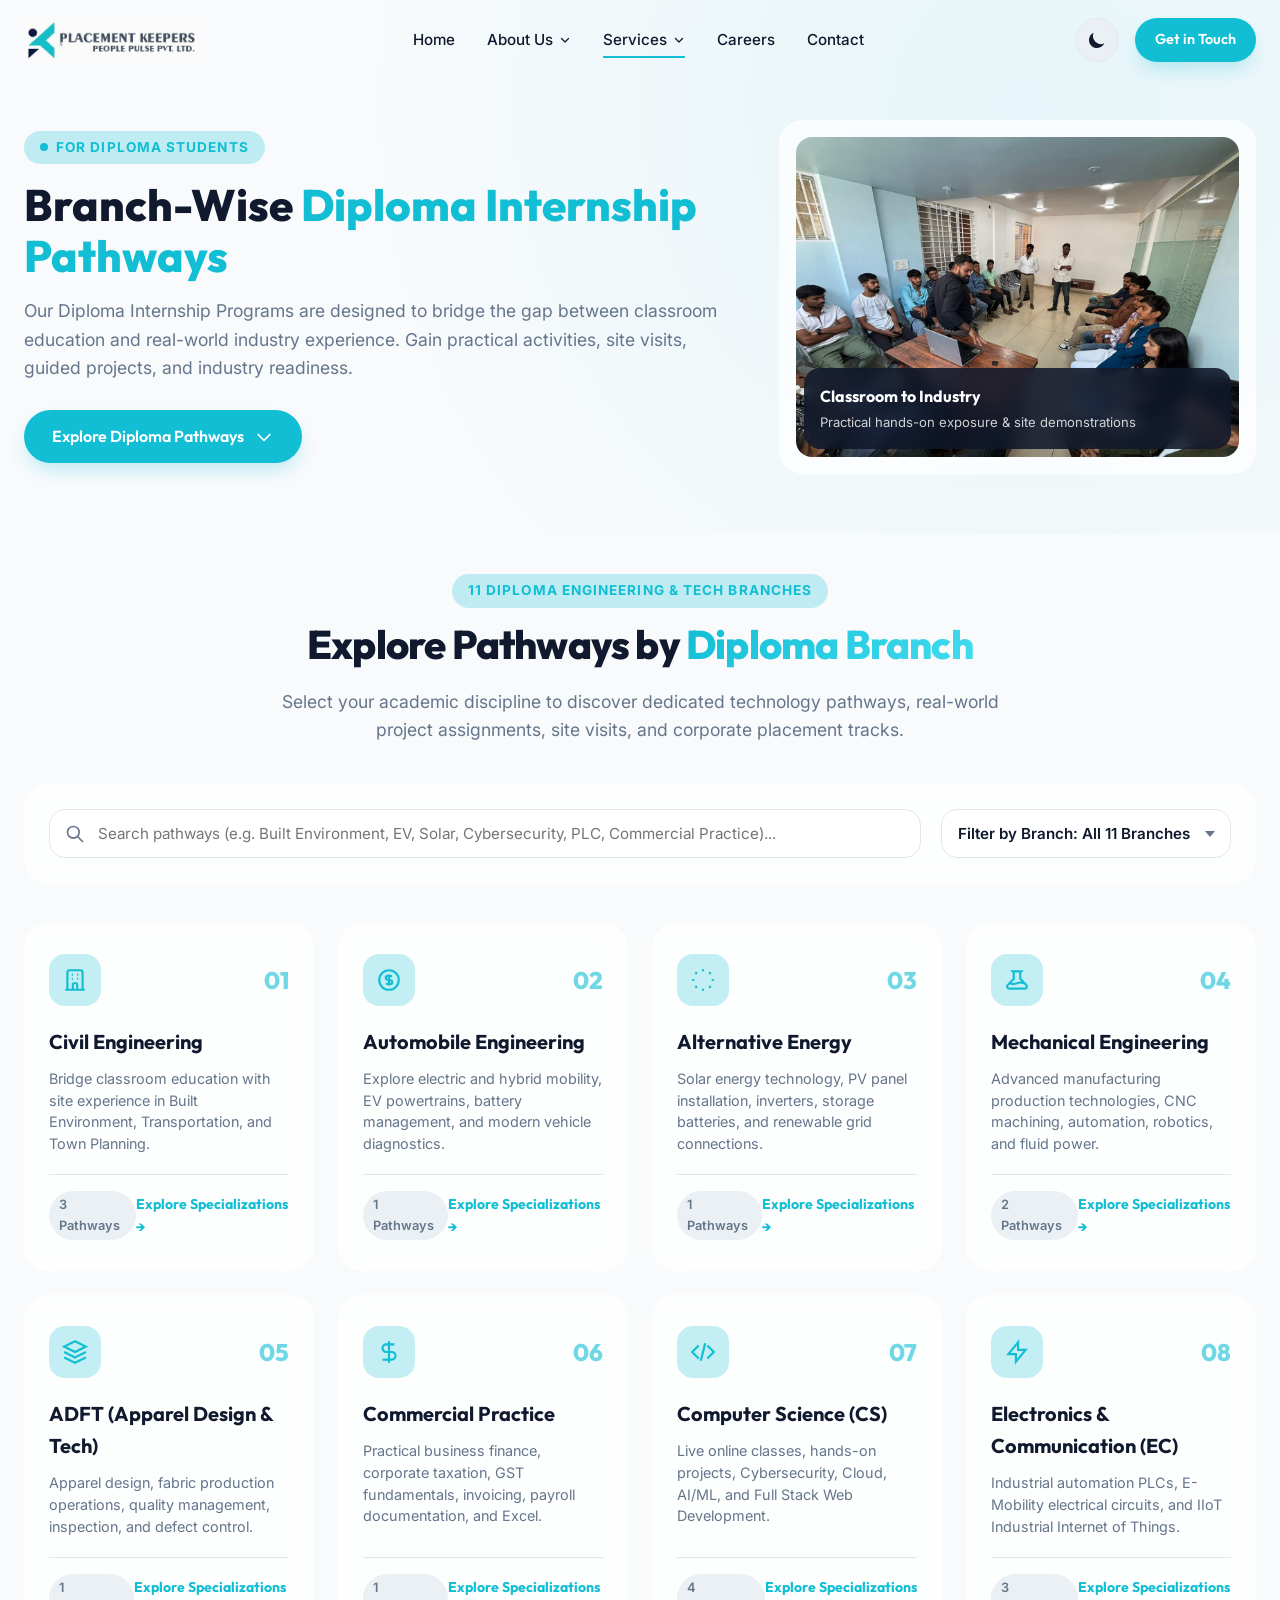
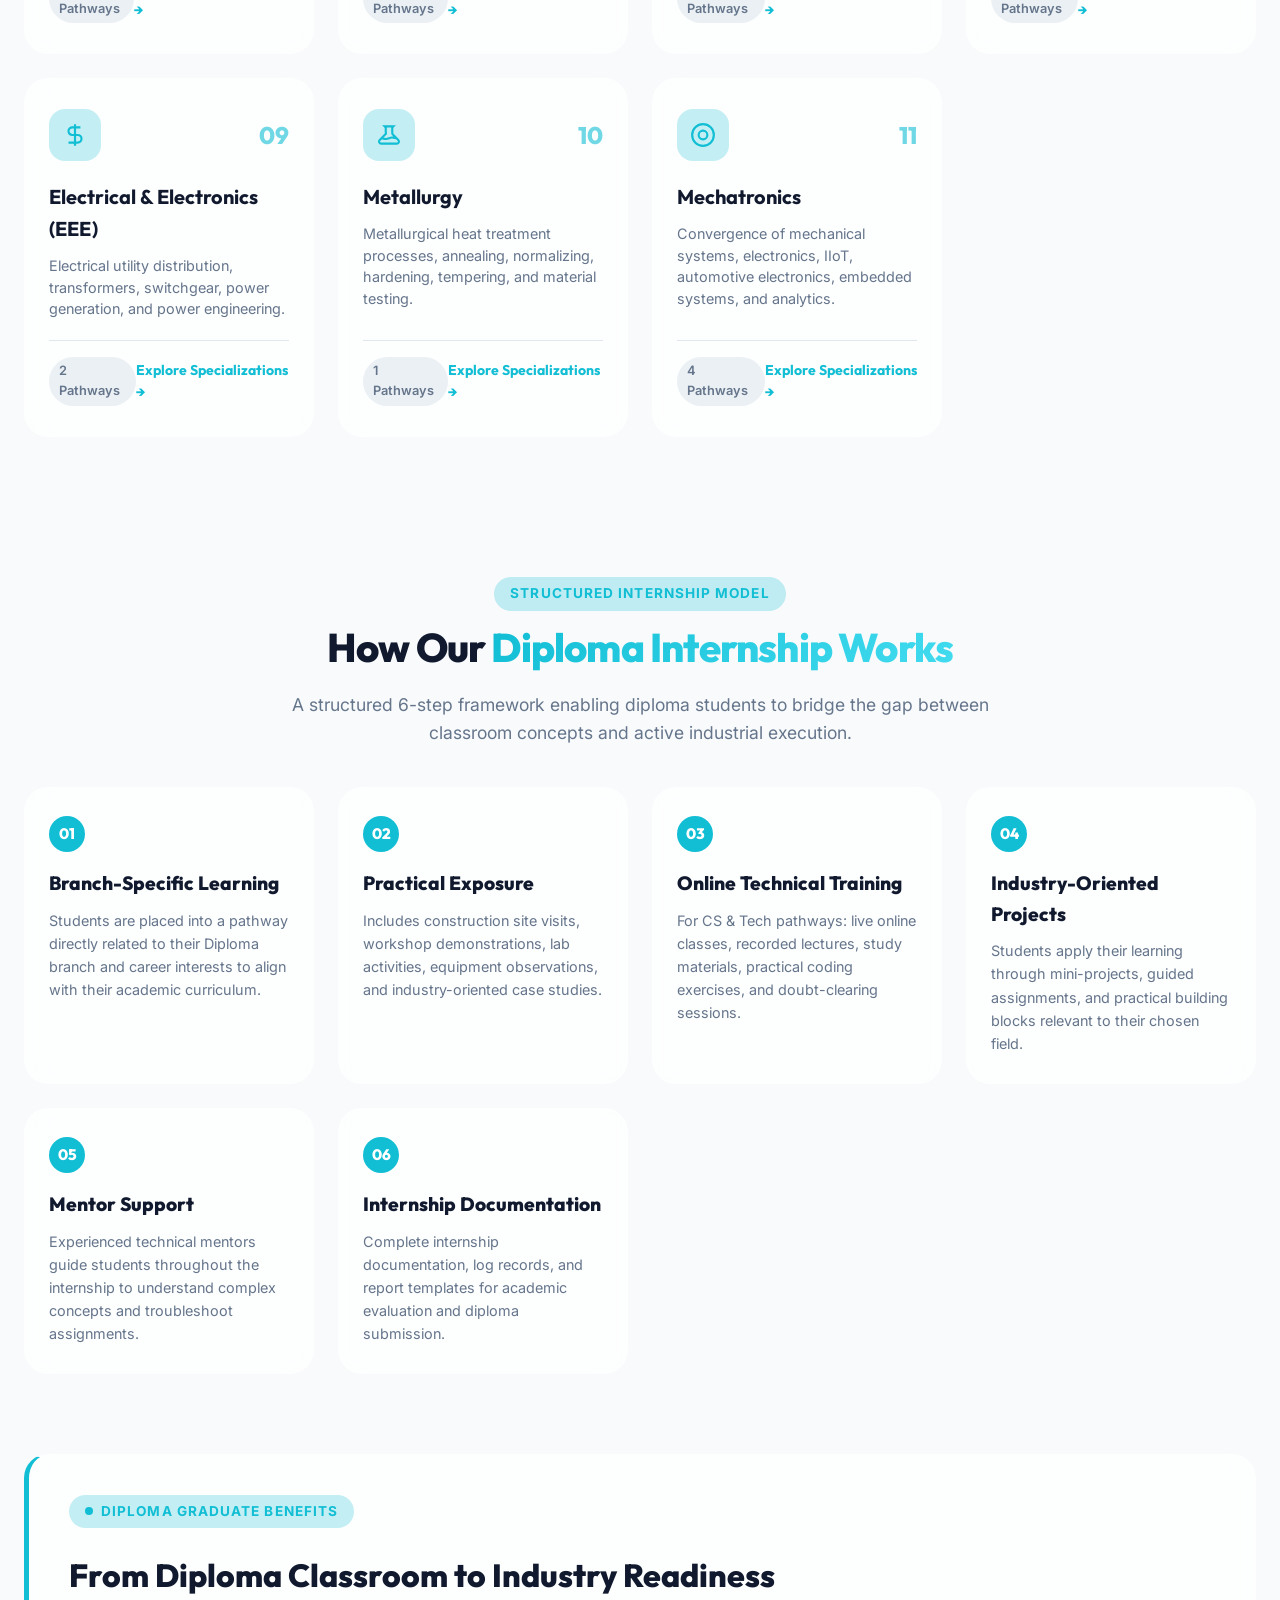
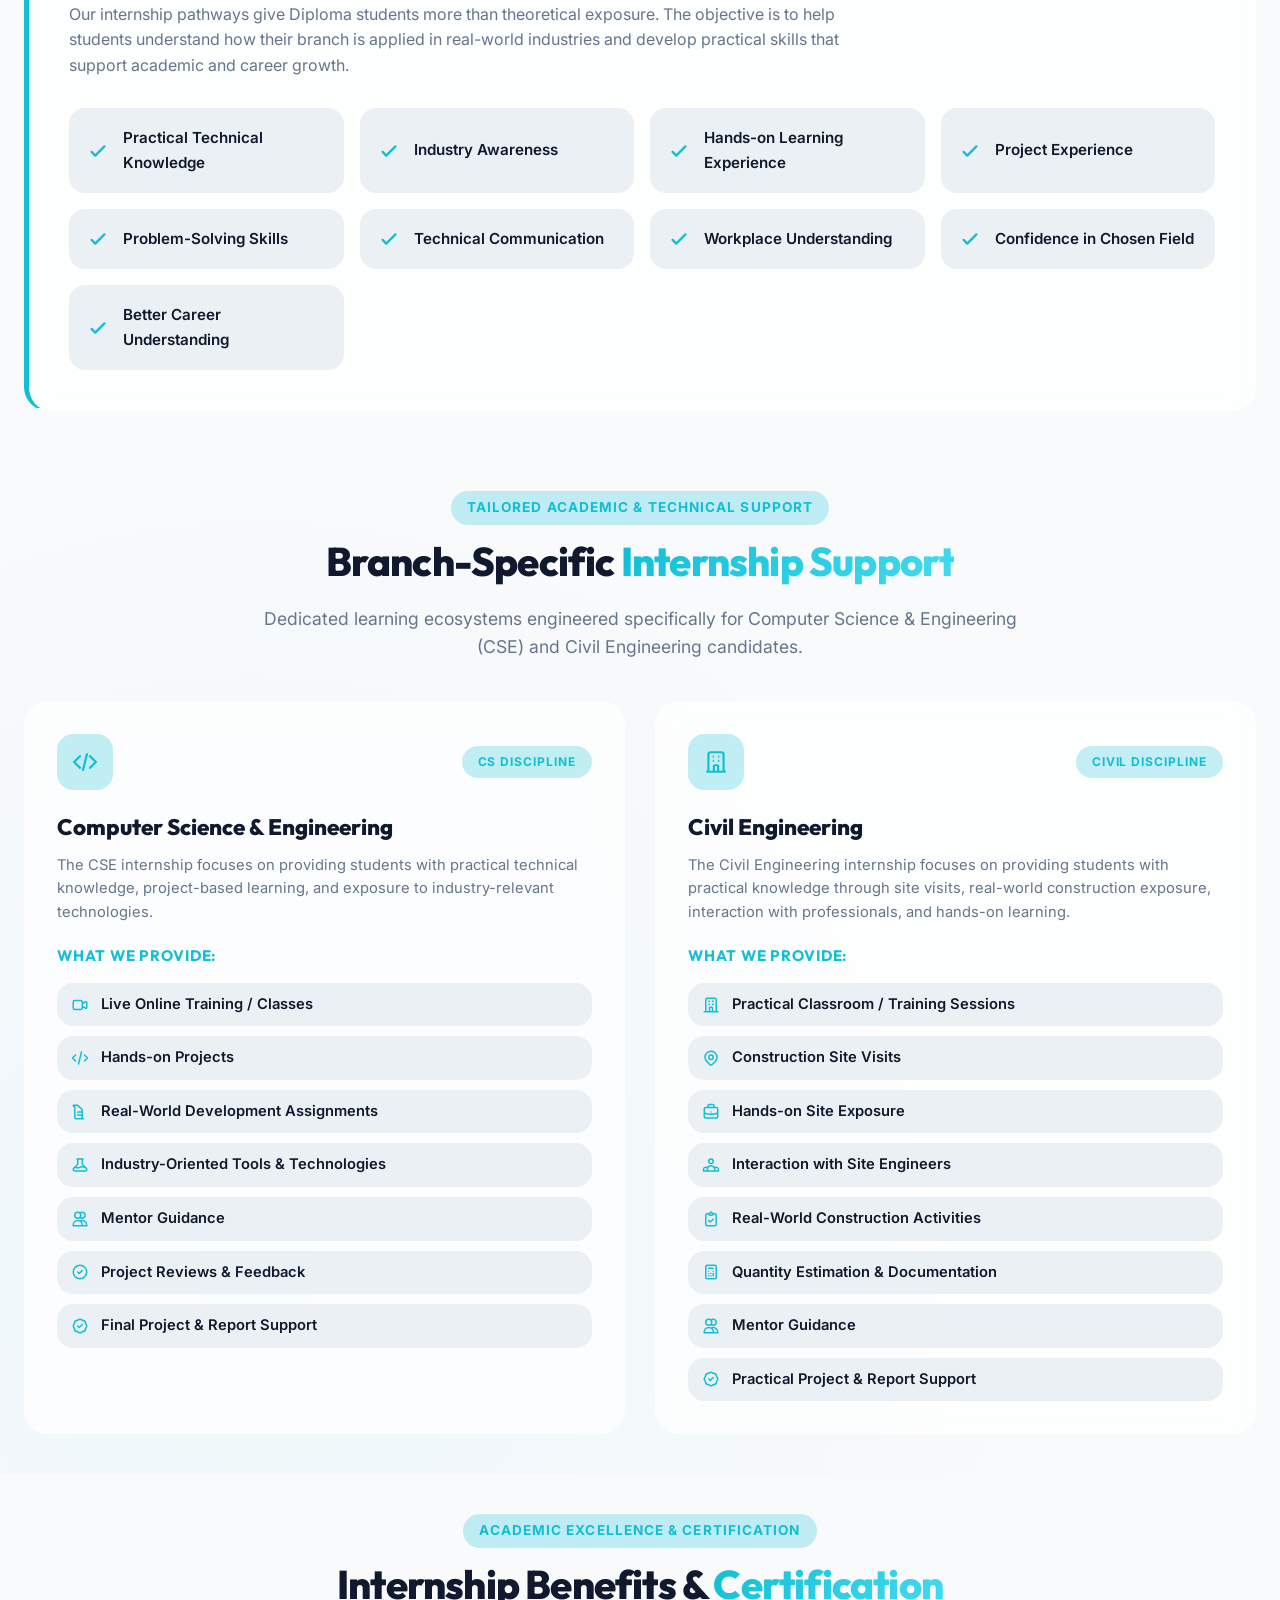
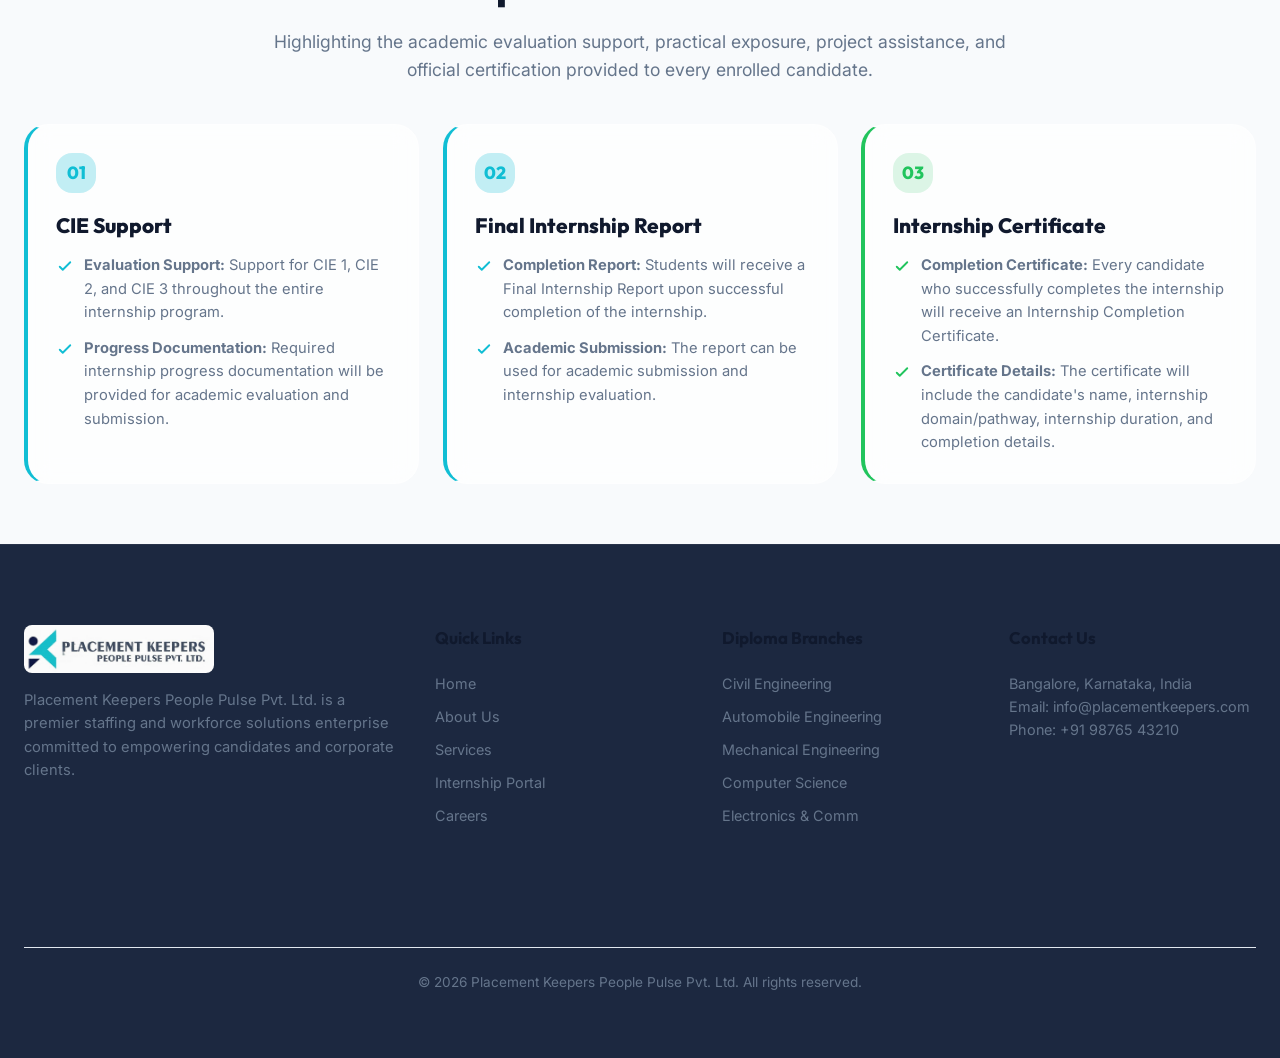
<file: internships.html>
<!DOCTYPE html>
<html lang="en">
<head>
  <meta charset="UTF-8">
  <meta name="viewport" content="width=device-width, initial-scale=1.0">
  <meta name="description" content="PK People Diploma Internship & Placement Portal - Branch-Wise Internship Pathways for Diploma Civil, Mechanical, CSE, ECE, EEE, Automobile, Mechatronics, Solar, Metallurgy, ADFT & Commercial Practice.">
  <meta name="keywords" content="PK People Diploma Internships, Diploma Placement Portal, Civil Engineering Built Environment, EV Vehicle Internship, Solar Energy, Industrial Automation, Full Stack, Cybersecurity, CIE Support">
  <meta name="author" content="Placement Keepers People Pulse">
  
  <title>Diploma Internship & Placement Portal | Placement Keepers People Pulse</title>
  
  <!-- Favicon -->
  <link rel="icon" type="image/x-icon" href="assets/images/logo.jpeg">
  
  <!-- Stylesheet -->
  <link rel="stylesheet" href="styles.css?v=1.4">
  
  <!-- FontAwesome for Icons -->
  <link rel="stylesheet" href="https://cdnjs.cloudflare.com/ajax/libs/font-awesome/6.4.0/css/all.min.css">
  
  <!-- Page Specific Custom Styles for Portal -->
  <style>
    /* Portal Hero & Header Extensions */
    .portal-hero {
      padding-top: 120px;
      padding-bottom: 60px;
      background: radial-gradient(circle at 80% 20%, hsla(var(--primary-hue), var(--primary-sat), var(--primary-lightness), 0.08) 0%, transparent 60%);
      position: relative;
    }
    
    .portal-hero-grid {
      display: grid;
      grid-template-columns: 1.2fr 0.8fr;
      gap: 40px;
      align-items: center;
    }
    
    .portal-tag {
      display: inline-flex;
      align-items: center;
      gap: 8px;
      padding: 6px 16px;
      border-radius: var(--radius-full);
      background-color: var(--primary-glow);
      color: var(--primary);
      font-size: 0.85rem;
      font-weight: 700;
      text-transform: uppercase;
      letter-spacing: 0.08em;
      margin-bottom: 16px;
    }

    .portal-tag span {
      width: 8px;
      height: 8px;
      border-radius: 50%;
      background-color: var(--primary);
    }
    
    .portal-title {
      font-family: var(--font-heading);
      font-size: 2.75rem;
      font-weight: 800;
      line-height: 1.15;
      color: var(--text-main);
      margin-bottom: 16px;
    }

    .portal-title span {
      color: var(--primary);
    }
    
    .portal-desc {
      font-size: 1.1rem;
      color: var(--text-muted);
      margin-bottom: 28px;
      line-height: 1.6;
    }

    /* Controls Bar: Search & Branch Filter */
    .portal-controls-card {
      padding: 24px;
      border-radius: var(--radius-lg);
      margin-bottom: 40px;
      display: flex;
      gap: 20px;
      flex-wrap: wrap;
      align-items: center;
      justify-content: space-between;
    }

    .search-input-group {
      flex: 1;
      min-width: 280px;
      position: relative;
    }

    .search-input-group svg {
      position: absolute;
      left: 16px;
      top: 50%;
      transform: translateY(-50%);
      width: 20px;
      height: 20px;
      color: var(--text-muted);
    }

    .search-input {
      width: 100%;
      padding: 14px 16px 14px 48px;
      border-radius: var(--radius-md);
      border: 1px solid var(--border-color);
      background-color: var(--bg-surface);
      color: var(--text-main);
      font-size: 0.95rem;
      transition: border-color var(--transition-fast), box-shadow var(--transition-fast);
    }

    .search-input:focus {
      border-color: var(--primary);
      box-shadow: 0 0 0 3px var(--primary-glow);
    }

    .filter-select-group {
      min-width: 260px;
      position: relative;
    }

    .filter-select {
      width: 100%;
      padding: 14px 40px 14px 16px;
      border-radius: var(--radius-md);
      border: 1px solid var(--border-color);
      background-color: var(--bg-surface);
      color: var(--text-main);
      font-size: 0.95rem;
      font-weight: 600;
      cursor: pointer;
      appearance: none;
      -webkit-appearance: none;
    }

    .filter-select-group::after {
      content: '';
      position: absolute;
      right: 16px;
      top: 50%;
      transform: translateY(-50%);
      width: 0;
      height: 0;
      border-left: 5px solid transparent;
      border-right: 5px solid transparent;
      border-top: 6px solid var(--text-muted);
      pointer-events: none;
    }

    /* Branch Grid & Cards */
    .branches-grid {
      display: grid;
      grid-template-columns: repeat(auto-fill, minmax(290px, 1fr));
      gap: 24px;
    }

    .branch-card {
      padding: 30px 24px;
      border-radius: var(--radius-lg);
      display: flex;
      flex-direction: column;
      height: 100%;
      position: relative;
      overflow: hidden;
      cursor: pointer;
      transition: transform var(--transition-smooth), box-shadow var(--transition-smooth), border-color var(--transition-smooth);
    }

    .branch-card:hover {
      transform: translateY(-6px);
      box-shadow: var(--shadow-xl);
      border-color: var(--primary);
    }

    .branch-card-header {
      display: flex;
      align-items: center;
      justify-content: space-between;
      margin-bottom: 20px;
    }

    .branch-icon {
      width: 52px;
      height: 52px;
      border-radius: var(--radius-md);
      background-color: var(--primary-glow);
      color: var(--primary);
      display: flex;
      align-items: center;
      justify-content: center;
    }

    .branch-icon svg {
      width: 26px;
      height: 26px;
    }

    .branch-number {
      font-family: var(--font-heading);
      font-size: 1.5rem;
      font-weight: 800;
      color: var(--primary);
      opacity: 0.6;
    }

    .branch-title {
      font-family: var(--font-heading);
      font-size: 1.25rem;
      font-weight: 700;
      color: var(--text-main);
      margin-bottom: 10px;
    }

    .branch-desc {
      font-size: 0.9rem;
      color: var(--text-muted);
      line-height: 1.5;
      margin-bottom: 20px;
      flex: 1;
    }

    .branch-footer {
      display: flex;
      align-items: center;
      justify-content: space-between;
      border-top: 1px solid var(--border-color);
      padding-top: 16px;
      margin-top: auto;
    }

    .branch-count-badge {
      font-size: 0.8rem;
      font-weight: 600;
      padding: 4px 10px;
      border-radius: var(--radius-full);
      background-color: var(--bg-surface-alt);
      color: var(--text-muted);
    }

    .branch-cta-link {
      font-family: var(--font-heading);
      font-size: 0.88rem;
      font-weight: 700;
      color: var(--primary);
      display: inline-flex;
      align-items: center;
      gap: 6px;
      transition: gap var(--transition-fast);
    }

    .branch-card:hover .branch-cta-link {
      gap: 10px;
    }

    /* Specialization Grid Cards */
    .spec-card {
      padding: 28px;
      border-radius: var(--radius-lg);
      display: flex;
      flex-direction: column;
      height: 100%;
      transition: transform var(--transition-smooth), box-shadow var(--transition-smooth), border-color var(--transition-smooth);
    }

    .spec-card:hover {
      transform: translateY(-6px);
      box-shadow: var(--shadow-xl);
      border-color: var(--primary);
    }

    .spec-card-top {
      display: flex;
      align-items: flex-start;
      gap: 16px;
      margin-bottom: 16px;
    }

    .spec-title {
      font-family: var(--font-heading);
      font-size: 1.3rem;
      font-weight: 700;
      color: var(--text-main);
      margin-bottom: 4px;
    }

    .spec-duration {
      display: inline-flex;
      align-items: center;
      gap: 6px;
      font-size: 0.8rem;
      color: var(--primary);
      font-weight: 600;
    }

    .tech-badges-list {
      display: flex;
      flex-wrap: wrap;
      gap: 8px;
      margin: 16px 0 24px 0;
    }

    .tech-badge {
      font-size: 0.78rem;
      font-weight: 600;
      padding: 4px 10px;
      border-radius: var(--radius-sm);
      background-color: var(--primary-glow);
      color: var(--primary);
    }

    /* Breadcrumbs component */
    .portal-breadcrumb {
      display: flex;
      align-items: center;
      gap: 10px;
      flex-wrap: wrap;
      font-size: 0.88rem;
      color: var(--text-muted);
      margin-bottom: 24px;
    }

    .portal-breadcrumb a {
      color: var(--text-muted);
      transition: color var(--transition-fast);
    }

    .portal-breadcrumb a:hover {
      color: var(--primary);
    }

    .portal-breadcrumb .current {
      color: var(--primary);
      font-weight: 600;
    }

    .portal-breadcrumb-sep {
      opacity: 0.5;
    }

    /* Details View Components */
    .details-layout-grid {
      display: grid;
      grid-template-columns: 2fr 1fr;
      gap: 32px;
      align-items: start;
    }

    .details-section-card {
      padding: 32px;
      border-radius: var(--radius-lg);
      margin-bottom: 24px;
    }

    .section-head-title {
      font-family: var(--font-heading);
      font-size: 1.35rem;
      font-weight: 700;
      color: var(--text-main);
      margin-bottom: 20px;
      display: flex;
      align-items: center;
      gap: 10px;
    }

    .section-head-title svg {
      width: 22px;
      height: 22px;
      color: var(--primary);
    }

    .learning-grid {
      display: grid;
      grid-template-columns: repeat(auto-fill, minmax(220px, 1fr));
      gap: 16px;
    }

    .learning-item {
      display: flex;
      align-items: center;
      gap: 12px;
      padding: 14px;
      border-radius: var(--radius-md);
      background-color: var(--bg-surface-alt);
      font-size: 0.92rem;
      font-weight: 500;
    }

    .learning-item svg {
      width: 18px;
      height: 18px;
      color: var(--success);
      flex-shrink: 0;
    }

    .projects-grid {
      display: grid;
      grid-template-columns: repeat(auto-fill, minmax(240px, 1fr));
      gap: 16px;
    }

    .project-card-item {
      padding: 18px;
      border-radius: var(--radius-md);
      background-color: var(--bg-surface-alt);
      border-left: 3px solid var(--primary);
    }

    .project-card-item h5 {
      font-family: var(--font-heading);
      font-size: 0.82rem;
      text-transform: uppercase;
      letter-spacing: 0.05em;
      color: var(--primary);
      margin-bottom: 4px;
    }

    .project-card-item h4 {
      font-size: 0.98rem;
      font-weight: 700;
      color: var(--text-main);
    }

    .skills-flex {
      display: flex;
      flex-wrap: wrap;
      gap: 10px;
    }

    .skill-pill {
      padding: 8px 16px;
      border-radius: var(--radius-full);
      background-color: var(--primary-glow);
      color: var(--primary);
      font-weight: 600;
      font-size: 0.85rem;
    }

    .careers-list {
      display: flex;
      flex-wrap: wrap;
      gap: 12px;
    }

    .career-badge {
      padding: 8px 16px;
      border-radius: var(--radius-md);
      background-color: var(--bg-surface-alt);
      font-weight: 600;
      font-size: 0.9rem;
      color: var(--text-main);
      display: inline-flex;
      align-items: center;
      gap: 8px;
    }

    .career-badge svg {
      width: 16px;
      height: 16px;
      color: var(--primary);
    }

    .back-btn-link {
      display: inline-flex;
      align-items: center;
      gap: 8px;
      font-family: var(--font-heading);
      font-weight: 700;
      color: var(--primary);
      margin-bottom: 20px;
      cursor: pointer;
      transition: transform var(--transition-fast);
    }

    .back-btn-link:hover {
      transform: translateX(-6px);
    }

    /* Advanced Animations & Support Card Styles */
    @keyframes floatAnim {
      0%, 100% { transform: translateY(0px); }
      50% { transform: translateY(-8px); }
    }

    @keyframes pulseGlow {
      0%, 100% { box-shadow: 0 0 0 0 rgba(14, 165, 233, 0.4); }
      50% { box-shadow: 0 0 0 10px rgba(14, 165, 233, 0); }
    }

    .animated-float {
      animation: floatAnim 4s ease-in-out infinite;
    }

    .animated-pulse {
      animation: pulseGlow 2.5s infinite;
    }

    .support-card {
      padding: 32px;
      border-radius: var(--radius-lg);
      transition: transform var(--transition-smooth), box-shadow var(--transition-smooth), border-color var(--transition-smooth);
      height: 100%;
      display: flex;
      flex-direction: column;
    }

    .support-card:hover {
      transform: translateY(-8px);
      box-shadow: var(--shadow-xl);
      border-color: var(--primary);
    }

    .benefit-feature-card {
      padding: 28px;
      border-radius: var(--radius-lg);
      position: relative;
      overflow: hidden;
      transition: transform var(--transition-smooth), box-shadow var(--transition-smooth);
      border-left: 4px solid var(--primary);
    }

    .benefit-feature-card:hover {
      transform: translateY(-5px);
      box-shadow: var(--shadow-xl);
    }

    .benefit-badge-num {
      width: 40px;
      height: 40px;
      border-radius: var(--radius-md);
      background-color: var(--primary-glow);
      color: var(--primary);
      font-family: var(--font-heading);
      font-weight: 800;
      font-size: 1.1rem;
      display: flex;
      align-items: center;
      justify-content: center;
      margin-bottom: 16px;
    }

    .provide-list-item {
      display: flex;
      align-items: center;
      gap: 12px;
      padding: 10px 14px;
      border-radius: var(--radius-md);
      background-color: var(--bg-surface-alt);
      font-size: 0.92rem;
      font-weight: 600;
      color: var(--text-main);
      transition: transform var(--transition-fast), background-color var(--transition-fast);
    }

    .provide-list-item:hover {
      transform: translateX(6px);
      background-color: var(--primary-glow);
    }

    .provide-list-item svg {
      width: 18px;
      height: 18px;
      color: var(--primary);
      flex-shrink: 0;
    }

    .works-step-card {
      padding: 28px 24px;
      border-radius: var(--radius-lg);
      position: relative;
      transition: transform var(--transition-smooth), box-shadow var(--transition-smooth);
    }

    .works-step-card:hover {
      transform: translateY(-6px);
      box-shadow: var(--shadow-xl);
    }

    .works-step-num {
      width: 36px;
      height: 36px;
      border-radius: 50%;
      background: var(--primary);
      color: white;
      font-family: var(--font-heading);
      font-weight: 800;
      font-size: 0.95rem;
      display: flex;
      align-items: center;
      justify-content: center;
      margin-bottom: 16px;
    }

    .gain-item-card {
      padding: 18px;
      border-radius: var(--radius-md);
      background-color: var(--bg-surface-alt);
      display: flex;
      align-items: center;
      gap: 14px;
      font-size: 0.95rem;
      font-weight: 600;
      color: var(--text-main);
      transition: transform var(--transition-fast), background-color var(--transition-fast);
    }

    .gain-item-card:hover {
      transform: translateY(-4px);
      background-color: var(--primary-glow);
    }

    .gain-item-card svg {
      width: 22px;
      height: 22px;
      color: var(--primary);
      flex-shrink: 0;
    }

    /* Modal dialog styling */
    .apply-modal-backdrop {
      position: fixed;
      top: 0;
      left: 0;
      width: 100%;
      height: 100%;
      background-color: rgba(0, 0, 0, 0.6);
      backdrop-filter: blur(6px);
      z-index: 2000;
      display: flex;
      align-items: center;
      justify-content: center;
      padding: 20px;
      opacity: 0;
      visibility: hidden;
      transition: opacity var(--transition-smooth), visibility var(--transition-smooth);
    }

    .apply-modal-backdrop.active {
      opacity: 1;
      visibility: visible;
    }

    .apply-modal-box {
      width: 100%;
      max-width: 580px;
      max-height: 90vh;
      overflow-y: auto;
      border-radius: var(--radius-lg);
      padding: 32px;
      position: relative;
      transform: scale(0.95);
      transition: transform var(--transition-smooth);
    }

    .apply-modal-backdrop.active .apply-modal-box {
      transform: scale(1);
    }

    .modal-close-btn {
      position: absolute;
      top: 20px;
      right: 20px;
      width: 36px;
      height: 36px;
      border-radius: 50%;
      background-color: var(--bg-surface-alt);
      color: var(--text-main);
      display: flex;
      align-items: center;
      justify-content: center;
      cursor: pointer;
      transition: background-color var(--transition-fast);
    }

    .modal-close-btn:hover {
      background-color: var(--border-color);
    }

    /* Mobile Adaptability */
    @media (max-width: 992px) {
      .portal-hero-grid, .details-layout-grid {
        grid-template-columns: 1fr;
      }
      .portal-title {
        font-size: 2.2rem;
      }
    }
  </style>
</head>
<body>

  <!-- ==========================================
       SCROLL TO TOP BUTTON
       ========================================== -->
  <button id="scrollTop" class="scroll-top" aria-label="Scroll to top">
    <svg fill="none" stroke="currentColor" viewBox="0 0 24 24" xmlns="http://www.w3.org/2000/svg">
      <path stroke-linecap="round" stroke-linejoin="round" stroke-width="2.5" d="M5 10l7-7m0 0l7 7m-7-7v18"></path>
    </svg>
  </button>

  <!-- ==========================================
       HEADER & NAVIGATION
       ========================================== -->
  <header id="header" class="header">
    <div class="container">
      <a href="index.html#home" class="logo">
        <img src="assets/images/logo.jpeg" alt="Placement Keepers People Pulse Logo">
      </a>
      
      <nav id="nav-menu" class="nav-menu">
        <div class="nav-item">
          <a href="index.html#home" class="nav-link">Home</a>
        </div>
        <div class="nav-item has-dropdown">
          <a href="index.html#about" class="nav-link dropdown-trigger">
            About Us
            <svg class="dropdown-arrow" viewBox="0 0 24 24" fill="none" stroke="currentColor">
              <path stroke-linecap="round" stroke-linejoin="round" stroke-width="2.5" d="M19 9l-7 7-7-7" />
            </svg>
          </a>
          <div class="dropdown-menu">
            <a href="index.html#about" class="dropdown-item">
              <div class="dropdown-item-icon">
                <svg fill="none" stroke="currentColor" viewBox="0 0 24 24"><path stroke-linecap="round" stroke-linejoin="round" stroke-width="2" d="M19 21V5a2 2 0 00-2-2H7a2 2 0 00-2 2v16m14 0h2m-2 0h-5m-9 0H3m2 0h5M9 7h1m-1 4h1m4-4h1m-1 4h1m-5 10v-5a1 1 0 011-1h2a1 1 0 011 1v5m-4 0h4"/></svg>
              </div>
              <div class="dropdown-item-content">
                <span class="dropdown-item-title">Our Profile</span>
                <span class="dropdown-item-desc">Who we are & our vision</span>
              </div>
            </a>
            <a href="index.html#team" class="dropdown-item">
              <div class="dropdown-item-icon">
                <svg fill="none" stroke="currentColor" viewBox="0 0 24 24"><path stroke-linecap="round" stroke-linejoin="round" stroke-width="2" d="M17 20h5v-2a3 3 0 00-5.356-1.857M17 20H7m10 0v-2c0-.656-.126-1.283-.356-1.857M7 20H2v-2a3 3 0 015.356-1.857M7 20v-2c0-.656.126-1.283.356-1.857m0 0a5.002 5.002 0 019.288 0M15 7a3 3 0 11-6 0 3 3 0 016 0zm6 3a2 2 0 11-4 0 2 2 0 014 0zM7 10a2 2 0 11-4 0 2 2 0 014 0z"/></svg>
              </div>
              <div class="dropdown-item-content">
                <span class="dropdown-item-title">Corporate Leadership</span>
                <span class="dropdown-item-desc">Meet our co-founders & team</span>
              </div>
            </a>
          </div>
        </div>
        <div class="nav-item has-dropdown">
          <a href="index.html#services" class="nav-link dropdown-trigger active">
            Services
            <svg class="dropdown-arrow" viewBox="0 0 24 24" fill="none" stroke="currentColor">
              <path stroke-linecap="round" stroke-linejoin="round" stroke-width="2.5" d="M19 9l-7 7-7-7" />
            </svg>
          </a>
          <div class="dropdown-menu">
            <a href="index.html#services" class="dropdown-item">
              <div class="dropdown-item-icon">
                <svg fill="none" stroke="currentColor" viewBox="0 0 24 24"><path stroke-linecap="round" stroke-linejoin="round" stroke-width="2" d="M21 13.255A23.931 23.931 0 0112 15c-3.183 0-6.22-.62-9-1.745M16 6V4a2 2 0 00-2-2h-4a2 2 0 00-2 2v2m4 6h.01M5 20h14a2 2 0 002-2V8a2 2 0 00-2-2H5a2 2 0 00-2 2v10a2 2 0 002 2z"/></svg>
              </div>
              <div class="dropdown-item-content">
                <span class="dropdown-item-title">Recruitment Services</span>
                <span class="dropdown-item-desc">Staffing, IT augmentation & payroll</span>
              </div>
            </a>
            <a href="internships.html" class="dropdown-item">
              <div class="dropdown-item-icon">
                <svg fill="none" stroke="currentColor" viewBox="0 0 24 24"><path stroke-linecap="round" stroke-linejoin="round" stroke-width="2" d="M12 14l9-5-9-5-9 5 9 5z"/><path stroke-linecap="round" stroke-linejoin="round" stroke-width="2" d="M12 14l6.16-3.422a12.083 12.083 0 01.665 6.479A11.952 11.952 0 0112 20.055a11.952 11.952 0 01-6.824-2.998 12.078 12.078 0 01.665-6.479L12 14z"/></svg>
              </div>
              <div class="dropdown-item-content">
                <span class="dropdown-item-title">Internship Portal</span>
                <span class="dropdown-item-desc">Industry-oriented training programs</span>
              </div>
            </a>
          </div>
        </div>
        <div class="nav-item">
          <a href="index.html#careers" class="nav-link">Careers</a>
        </div>
        <div class="nav-item">
          <a href="index.html#contact" class="nav-link">Contact</a>
        </div>
      </nav>
      
      <div class="nav-actions">
        <!-- Theme Toggle -->
        <button id="themeToggle" class="theme-toggle" aria-label="Toggle dark/light theme">
          <svg class="moon-icon" viewBox="0 0 20 20" xmlns="http://www.w3.org/2000/svg">
            <path d="M17.293 13.293A8 8 0 016.707 2.707a8.001 8.001 0 1010.586 10.586z"></path>
          </svg>
          <svg class="sun-icon" viewBox="0 0 20 20" xmlns="http://www.w3.org/2000/svg">
            <path fill-rule="evenodd" d="M10 2a1 1 0 011 1v1a1 1 0 11-2 0V3a1 1 0 011-1zm4 8a4 4 0 11-8 0 4 4 0 018 0zm-.464 4.95l.707.707a1 1 0 001.414-1.414l-.707-.707a1 1 0 00-1.414 1.414zm2.12-10.607a1 1 0 010 1.414l-.706.707a1 1 0 11-1.414-1.414l.707-.707a1 1 0 011.414 0zM17 11a1 1 0 100-2h-1a1 1 0 100 2h1zm-7 4a1 1 0 011 1v1a1 1 0 11-2 0v-1a1 1 0 011-1zM5.05 6.464A1 1 0 106.465 5.05l-.708-.707a1 1 0 00-1.414 1.414l.707.707zm1.414 8.486l-.707.707a1 1 0 01-1.414-1.414l.707-.707a1 1 0 011.414 1.414zM4 11a1 1 0 100-2H3a1 1 0 000 2h1z" clip-rule="evenodd"></path>
          </svg>
        </button>
        
        <a href="index.html#contact" class="btn btn-primary btn-sm header-cta" style="padding: 10px 20px; font-size: 0.9rem;">Get in Touch</a>
        
        <!-- Hamburger Menu -->
        <button id="menuBtn" class="menu-btn" aria-label="Toggle mobile menu">
          <span></span>
          <span></span>
          <span></span>
        </button>
      </div>
    </div>
  </header>

  <!-- ==========================================
       DYNAMIC VIEW CONTAINER
       ========================================== -->
  <main id="portalApp">
    <!-- Views will be injected dynamically by JavaScript based on state -->
  </main>

  <!-- ==========================================
       APPLY NOW MODAL WINDOW
       ========================================== -->
  <div id="applyModal" class="apply-modal-backdrop">
    <div class="apply-modal-box glass-panel">
      <button id="closeApplyModal" class="modal-close-btn" aria-label="Close modal">&times;</button>
      <div style="margin-bottom: 24px;">
        <span class="portal-tag" style="font-size: 0.75rem; padding: 4px 12px;">Internship Application</span>
        <h3 id="modalInternshipTitle" style="font-family: var(--font-heading); font-size: 1.5rem; font-weight: 800; color: var(--text-main); margin-top: 6px;">Apply for Internship</h3>
        <p id="modalInternshipSubtitle" style="font-size: 0.9rem; color: var(--text-muted);">Placement Keepers People Pulse Career Fast-Track</p>
      </div>

      <form id="internshipApplyForm">
        <div class="form-group" style="margin-bottom: 16px;">
          <label style="display: block; font-size: 0.85rem; font-weight: 600; margin-bottom: 6px;">Full Name *</label>
          <input type="text" id="applicantName" class="search-input" style="padding-left: 16px;" placeholder="e.g. Rahul Sharma" required>
        </div>

        <div style="display: grid; grid-template-columns: 1fr 1fr; gap: 16px; margin-bottom: 16px;">
          <div class="form-group">
            <label style="display: block; font-size: 0.85rem; font-weight: 600; margin-bottom: 6px;">Email Address *</label>
            <input type="email" id="applicantEmail" class="search-input" style="padding-left: 16px;" placeholder="rahul@example.com" required>
          </div>
          <div class="form-group">
            <label style="display: block; font-size: 0.85rem; font-weight: 600; margin-bottom: 6px;">Phone Number *</label>
            <input type="tel" id="applicantPhone" class="search-input" style="padding-left: 16px;" placeholder="+91 9876543210" required>
          </div>
        </div>

        <div style="display: grid; grid-template-columns: 1fr 1fr; gap: 16px; margin-bottom: 16px;">
          <div class="form-group">
            <label style="display: block; font-size: 0.85rem; font-weight: 600; margin-bottom: 6px;">College / University</label>
            <input type="text" id="applicantCollege" class="search-input" style="padding-left: 16px;" placeholder="Your College Name">
          </div>
          <div class="form-group">
            <label style="display: block; font-size: 0.85rem; font-weight: 600; margin-bottom: 6px;">Year of Passing</label>
            <input type="text" id="applicantGradYear" class="search-input" style="padding-left: 16px;" placeholder="e.g. 2025 / 2026">
          </div>
        </div>

        <div class="form-group" style="margin-bottom: 24px;">
          <label style="display: block; font-size: 0.85rem; font-weight: 600; margin-bottom: 6px;">Cover Note / Areas of Interest</label>
          <textarea id="applicantMsg" class="search-input" style="padding-left: 16px; height: 90px; resize: vertical;" placeholder="Tell us briefly about your career goals or projects..."></textarea>
        </div>

        <button type="submit" id="submitAppBtn" class="btn btn-primary" style="width: 100%; justify-content: center; padding: 14px;">
          Submit Application
          <svg style="width: 18px; height: 18px;" fill="none" stroke="currentColor" viewBox="0 0 24 24"><path stroke-linecap="round" stroke-linejoin="round" stroke-width="2" d="M14 5l7 7m0 0l-7 7m7-7H3"/></svg>
        </button>
      </form>
    </div>
  </div>

  <!-- Toast Notification -->
  <div id="portalToast" class="form-toast" style="position: fixed; bottom: 30px; right: 30px; z-index: 2500; background: var(--success); color: white; padding: 16px 24px; border-radius: var(--radius-md); box-shadow: var(--shadow-xl); opacity: 0; pointer-events: none; transition: opacity var(--transition-smooth);">
    Application submitted successfully! Our placement coordinators will reach out shortly.
  </div>

  <!-- ==========================================
       FOOTER
       ========================================== -->
  <footer class="footer">
    <div class="container">
      <div class="footer-grid" style="display: grid; grid-template-columns: 1.5fr repeat(3, 1fr); gap: 40px; padding-bottom: 60px;">
        <div class="footer-brand">
          <a href="index.html#home" class="footer-logo">
            <img src="assets/images/logo.jpeg" alt="Placement Keepers People Pulse Logo" style="height: 48px; border-radius: var(--radius-sm);">
          </a>
          <p style="color: var(--text-muted); margin-top: 16px; font-size: 0.92rem; line-height: 1.6;">Placement Keepers People Pulse Pvt. Ltd. is a premier staffing and workforce solutions enterprise committed to empowering candidates and corporate clients.</p>
        </div>
        
        <div>
          <h4 style="font-family: var(--font-heading); font-size: 1.05rem; font-weight: 700; color: var(--text-main); margin-bottom: 20px;">Quick Links</h4>
          <ul style="display: flex; flex-direction: column; gap: 10px; font-size: 0.9rem; color: var(--text-muted);">
            <li><a href="index.html#home">Home</a></li>
            <li><a href="index.html#about">About Us</a></li>
            <li><a href="index.html#services">Services</a></li>
            <li><a href="internships.html">Internship Portal</a></li>
            <li><a href="index.html#careers">Careers</a></li>
          </ul>
        </div>
        
        <div>
          <h4 style="font-family: var(--font-heading); font-size: 1.05rem; font-weight: 700; color: var(--text-main); margin-bottom: 20px;">Diploma Branches</h4>
          <ul style="display: flex; flex-direction: column; gap: 10px; font-size: 0.9rem; color: var(--text-muted);">
            <li><a href="internships.html?branch=civil-engineering">Civil Engineering</a></li>
            <li><a href="internships.html?branch=automobile-engineering">Automobile Engineering</a></li>
            <li><a href="internships.html?branch=mechanical-engineering">Mechanical Engineering</a></li>
            <li><a href="internships.html?branch=computer-science-engineering">Computer Science</a></li>
            <li><a href="internships.html?branch=electronics-communication-engineering">Electronics & Comm</a></li>
          </ul>
        </div>
        
        <div>
          <h4 style="font-family: var(--font-heading); font-size: 1.05rem; font-weight: 700; color: var(--text-main); margin-bottom: 20px;">Contact Us</h4>
          <p style="font-size: 0.9rem; color: var(--text-muted); line-height: 1.6; margin-bottom: 12px;">
            Bangalore, Karnataka, India<br>
            Email: info@placementkeepers.com<br>
            Phone: +91 98765 43210
          </p>
        </div>
      </div>
      
      <div style="border-top: 1px solid var(--border-color); padding: 24px 0; text-align: center; font-size: 0.85rem; color: var(--text-muted);">
        &copy; 2026 Placement Keepers People Pulse Pvt. Ltd. All rights reserved.
      </div>
    </div>
  </footer>

  <!-- PORTAL CONTROLLER JS -->
  <script>
    document.addEventListener('DOMContentLoaded', () => {
      // 1. Theme Toggle logic
      const themeToggle = document.getElementById('themeToggle');
      const body = document.body;
      const savedTheme = localStorage.getItem('theme');
      if (savedTheme === 'dark') body.classList.add('dark-theme');
      
      if (themeToggle) {
        themeToggle.addEventListener('click', () => {
          body.classList.toggle('dark-theme');
          localStorage.setItem('theme', body.classList.contains('dark-theme') ? 'dark' : 'light');
        });
      }

      // Sticky Header
      const header = document.getElementById('header');
      window.addEventListener('scroll', () => {
        if (window.scrollY > 40) header.classList.add('scrolled');
        else header.classList.remove('scrolled');
      });

      // Mobile Menu
      const menuBtn = document.getElementById('menuBtn');
      const navMenu = document.getElementById('nav-menu');
      if (menuBtn && navMenu) {
        menuBtn.addEventListener('click', () => {
          menuBtn.classList.toggle('active');
          navMenu.classList.toggle('active');
        });
      }

      // Scroll to Top
      const scrollTopBtn = document.getElementById('scrollTop');
      if (scrollTopBtn) {
        window.addEventListener('scroll', () => {
          if (window.scrollY > 400) scrollTopBtn.classList.add('active');
          else scrollTopBtn.classList.remove('active');
        });
        scrollTopBtn.addEventListener('click', () => window.scrollTo({ top: 0, behavior: 'smooth' }));
      }

      // =========================================================================
      // 2. CENTRAL DIPLOMA DATA ARCHITECTURE: 11 BRANCHES & PATHWAYS
      // =========================================================================
      const internshipData = {
        "civil-engineering": {
          num: "01",
          name: "Civil Engineering",
          slug: "civil-engineering",
          desc: "Bridge classroom education with site experience in Built Environment, Transportation, and Town Planning.",
          icon: `<svg viewBox="0 0 24 24" fill="none" stroke="currentColor" stroke-width="2"><path d="M19 21V5a2 2 0 00-2-2H7a2 2 0 00-2 2v16m14 0h2m-2 0h-5m-9 0H3m2 0h5M9 7h1m-1 4h1m4-4h1m-1 4h1m-5 10v-5a1 1 0 011-1h2a1 1 0 011 1v5m-4 0h4"/></svg>`,
          specializations: [
            {
              name: "Built Environment",
              slug: "built-environment",
              desc: "Planning, construction, maintenance, and management of buildings and infrastructure.",
              duration: "4 Weeks / 6 Weeks / 3 Months",
              technologies: ["Building Construction", "CAD Drafting", "Material Testing", "Safety Protocols", "BOQ Estimation"],
              overview: "The Built Environment pathway introduces Diploma Civil Engineering students to the planning, construction, maintenance, and management of buildings and infrastructure.",
              learningOutcomes: ["Building construction processes", "Construction materials and applications", "Building planning and basic estimation", "Structural and architectural concepts", "Construction site safety", "Quality control and inspection", "Reading basic construction drawings", "Site documentation and reporting"],
              activities: ["Construction site visits to observe foundation work", "Structural and masonry inspection", "Concrete work & finishing observations", "Material handling & safety procedures"],
              practicalExposure: "Students participate in construction site visits and observe real-world activities such as foundation work, structural work, masonry, concrete work, finishing, material handling, and safety procedures.",
              skills: ["Site Observation", "Construction Drawing Reading", "Quality Inspection", "Estimation", "Site Safety"],
              projects: [{ id: 1, title: "Building Construction Site Inspection Report" }, { id: 2, title: "Structural Material & Quality Log Study" }],
              careerOpportunities: ["Site Supervisor", "Assistant Construction Engineer", "Quality Inspector", "Drafting Assistant"],
              benefits: ["Construction site visit exposure", "Academic report documentation", "CIE evaluation support"],
              eligibility: "Diploma students in Civil Engineering.",
              cie1: [
                "Construction industry & built-environment overview",
                "Roles of civil engineers, architects, contractors & consultants",
                "Construction project workflow",
                "Architectural & structural drawing fundamentals",
                "Building materials: cement, concrete, steel, bricks & aggregates",
                "Construction safety & PPE",
                "Basic site documentation & progress reporting"
              ],
              cie2: [
                "Study a residential/commercial building project",
                "Floor plans, elevations & sections",
                "Foundations, columns, beams, slabs & walls",
                "Basic material identification & estimation",
                "Quantity estimation & BOQ preparation",
                "Construction sequence from foundation to finishing",
                "Basic project documentation",
                "Converting drawings into construction activities"
              ],
              cie3: [
                "Construction-site observation",
                "Excavation & foundation activities",
                "Reinforcement & shuttering",
                "Concrete mixing & placement",
                "Masonry, plastering & finishing",
                "Material storage & handling",
                "Site safety & quality inspection",
                "Site measurements & problem identification"
              ]
            },
            {
              name: "Transportation",
              slug: "transportation",
              desc: "Fundamentals of transportation infrastructure, highway construction, and mobility systems.",
              duration: "4 Weeks / 6 Weeks / 3 Months",
              technologies: ["Highway Engineering", "Road Construction", "Traffic Surveying", "Pavement Design"],
              overview: "This pathway focuses on the fundamentals of transportation infrastructure and mobility systems for Diploma Civil students.",
              learningOutcomes: ["Road construction fundamentals", "Highway engineering concepts", "Traffic management", "Road safety", "Transportation planning", "Pavement construction & maintenance", "Basic surveying concepts", "Infrastructure inspection"],
              activities: ["Site visits to road construction projects", "Highway pavement surveys", "Traffic density observation", "Surveying demonstrations"],
              practicalExposure: "Students gain exposure through site visits, road and infrastructure observations, surveying demonstrations, and practical discussions related to transportation projects.",
              skills: ["Highway Surveying", "Pavement Inspection", "Traffic Surveying", "Road Safety Audits"],
              projects: [{ id: 1, title: "Highway Pavement Observation & Traffic Study" }],
              careerOpportunities: ["Highway Supervisor", "Road Construction Assistant", "Infrastructure Surveyor"],
              benefits: ["Surveying demo exposure", "CIE evaluation documentation"],
              eligibility: "Diploma students in Civil Engineering.",
              cie1: [
                "Road & highway engineering fundamentals",
                "Transportation-industry roles",
                "Road construction workflow",
                "Pavement layers & materials",
                "Road alignment fundamentals",
                "Traffic-management concepts",
                "Road-safety principles",
                "Basic surveying & infrastructure inspection"
              ],
              cie2: [
                "Study a sample road/highway project",
                "Road alignment analysis",
                "Pavement-layer identification",
                "Earthwork & grading concepts",
                "Drainage requirements",
                "Basic surveying exercises",
                "Traffic & safety analysis",
                "Road-project documentation"
              ],
              cie3: [
                "Road construction observation",
                "Excavation & earthwork",
                "Grading & compaction",
                "Pavement construction",
                "Asphalt-related activities",
                "Road maintenance & inspection",
                "Traffic-management arrangements",
                "Road markings & safety signage"
              ]
            },
            {
              name: "Town Planning & Green Building",
              slug: "town-planning-green-building",
              desc: "Sustainable urban development, land-use planning, and environmentally responsible construction.",
              duration: "4 Weeks / 6 Weeks / 3 Months",
              technologies: ["Urban Planning", "Green Building", "Energy Efficiency", "Waste Management"],
              overview: "Focuses on sustainable urban development and environmentally responsible construction for diploma candidates.",
              learningOutcomes: ["Town and urban planning fundamentals", "Land-use planning", "Sustainable development", "Green building concepts", "Energy-efficient buildings", "Water conservation", "Waste management", "Environment-friendly practices"],
              activities: ["Observing sustainable building sites", "Green building rating checklists", "Urban land-use layout study"],
              practicalExposure: "Students are exposed to real buildings, construction sites, layouts, and planning examples to understand how sustainable practices are incorporated into modern infrastructure.",
              skills: ["Green Building Auditing", "Urban Layout Analysis", "Sustainable Construction"],
              projects: [{ id: 1, title: "Green Building Sustainable Feature Audit" }],
              careerOpportunities: ["Town Planning Assistant", "Sustainability Inspector", "Green Building Junior Consultant"],
              benefits: ["Eco-building site visits", "Academic project report"],
              eligibility: "Diploma students in Civil Engineering.",
              cie1: [
                "Town-planning fundamentals",
                "Land-use planning",
                "Residential & commercial zoning",
                "Infrastructure planning",
                "Sustainable-development concepts",
                "Green-building principles",
                "Energy-efficiency concepts",
                "Water & waste management"
              ],
              cie2: [
                "Sustainable building-layout development",
                "Land-utilization planning",
                "Green-space planning",
                "Natural lighting & ventilation",
                "Water-conservation planning",
                "Renewable-energy integration",
                "Waste-management planning",
                "Sustainable construction practices"
              ],
              cie3: [
                "Green-building observation",
                "Sustainable building-layout study",
                "Solar-energy-system observation",
                "Rainwater-harvesting systems",
                "Energy-efficient building systems",
                "Water-saving technologies",
                "Waste segregation practices",
                "Environmentally responsible construction"
              ]
            }
          ]
        },

        "automobile-engineering": {
          num: "02",
          name: "Automobile Engineering",
          slug: "automobile-engineering",
          desc: "Explore electric and hybrid mobility, EV powertrains, battery management, and modern vehicle diagnostics.",
          icon: `<svg viewBox="0 0 24 24" fill="none" stroke="currentColor" stroke-width="2"><path d="M12 8c-1.657 0-3 .895-3 2s1.343 2 3 2 3 .895 3 2-1.343 2-3 2m0-8c1.11 0 2.08.402 2.599 1M12 8V7m0 1v8m0 0v1m0-1c-1.11 0-2.08-.402-2.599-1M21 12a9 9 0 11-18 0 9 9 0 0118 0z"/></svg>`,
          specializations: [
            {
              name: "Electric Hybrid Vehicles (EV)",
              slug: "electric-hybrid-vehicles",
              desc: "Electric vehicle architecture, EV powertrains, battery systems, BMS, and charging infrastructure.",
              duration: "4 Weeks / 6 Weeks / 3 Months",
              technologies: ["EV Architecture", "BMS Systems", "BLDC Motors", "Charging Infrastructure", "OBD Diagnostics"],
              overview: "This pathway is designed to introduce Diploma Automobile students to the rapidly developing field of electric and hybrid mobility.",
              learningOutcomes: ["Electric vehicle architecture", "EV powertrain systems", "Electric motors", "Battery systems", "Battery Management Systems (BMS)", "Charging systems", "Regenerative braking", "Hybrid vehicle concepts", "EV safety", "Basic vehicle diagnostics"],
              activities: ["EV component assembly demonstrations", "Battery pack balancing inspection", "Diagnostic tool scanning", "Charging station protocol testing"],
              practicalExposure: "Students receive practical demonstrations and industry-oriented exposure to EV components, vehicle systems, charging infrastructure, diagnostics, and maintenance concepts.",
              skills: ["EV Diagnostics", "BMS Inspection", "Motor Testing", "EV Safety"],
              projects: [{ id: 1, title: "EV Powertrain & BMS Diagnostic Observation" }],
              careerOpportunities: ["EV Service Technician", "EV Assembly Assistant", "Battery Pack Inspector"],
              benefits: ["Hands-on EV kit demos", "Verified Certificate", "CIE support"],
              eligibility: "Diploma students in Automobile & Mechanical Engineering.",
              cie1: [
                "EV & hybrid-vehicle industry overview",
                "Electric & hybrid vehicle architecture",
                "Battery technology fundamentals",
                "Electric motors & controllers",
                "Battery Management Systems",
                "Inverters & power electronics",
                "EV charging systems",
                "Regenerative braking",
                "EV safety & diagnostics"
              ],
              cie2: [
                "Study a complete EV powertrain",
                "Prepare EV architecture diagrams",
                "Analyse battery capacity",
                "Study charging cycles",
                "Understand electric-motor operation",
                "Study regenerative-braking systems",
                "Analyse BMS functions",
                "Perform basic EV diagnostic exercises"
              ],
              cie3: [
                "EV component demonstrations",
                "Battery-system observation",
                "Charging-system exposure",
                "EV motor-system study",
                "Diagnostic-system exposure",
                "Electrical-system maintenance",
                "EV safety procedures",
                "Basic troubleshooting practices"
              ]
            }
          ]
        },

        "alternative-energy": {
          num: "03",
          name: "Alternative Energy",
          slug: "alternative-energy",
          desc: "Solar energy technology, PV panel installation, inverters, storage batteries, and renewable grid connections.",
          icon: `<svg viewBox="0 0 24 24" fill="none" stroke="currentColor" stroke-width="2"><path d="M12 2v2m0 16v2M4.93 4.93l1.41 1.41m11.32 11.32l1.41 1.41M2 12h2m16 0h2M6.34 17.66l-1.41 1.41M19.07 4.93l-1.41 1.41"/></svg>`,
          specializations: [
            {
              name: "Solar Energy",
              slug: "solar-energy",
              desc: "Solar PV systems, solar panels, inverters, energy storage batteries, installation, and maintenance.",
              duration: "4 Weeks / 6 Weeks / 3 Months",
              technologies: ["Solar PV Panels", "Inverters", "Charge Controllers", "Batteries", "Solar Sizing"],
              overview: "The Solar Energy pathway introduces students to renewable energy technologies, with a primary focus on solar power generation.",
              learningOutcomes: ["Solar photovoltaic (PV) systems", "Solar panels and components", "Solar energy generation", "Inverters", "Batteries and energy storage", "Charge controllers", "Solar system installation concepts", "Electrical connections", "Solar system maintenance", "Basic system sizing"],
              activities: ["Testing solar panel output voltage", "Wiring charge controllers", "Observing inverter installation", "Battery bank connection testing"],
              practicalExposure: "Students receive practical demonstrations of solar panels, electrical connections, energy-generation systems, and installation procedures.",
              skills: ["Solar PV Installation", "Wiring & Connections", "Inverter Setup", "Basic System Sizing"],
              projects: [{ id: 1, title: "Rooftop Solar PV Installation & Wiring Model" }],
              careerOpportunities: ["Solar Technician", "Renewable System Installer", "Solar Maintenance Assistant"],
              benefits: ["Practical solar panel demos", "CIE academic report support"],
              eligibility: "Diploma students in Electrical, ECE, Mechanical, or Alternative Energy.",
              cie1: [
                "Renewable-energy industry overview",
                "Solar-energy fundamentals",
                "Solar PV technology",
                "Solar-panel components",
                "Inverters & charge controllers",
                "Battery-storage systems",
                "Solar electrical connections",
                "Installation principles",
                "Solar-system maintenance"
              ],
              cie2: [
                "Calculate basic energy requirements",
                "Study solar-panel capacity",
                "Understand battery-storage requirements",
                "Study inverter selection",
                "Prepare a basic solar-system diagram",
                "Series & parallel PV connections",
                "Basic solar-system sizing",
                "Solar-energy project documentation"
              ],
              cie3: [
                "Solar-installation observation",
                "Panel installation",
                "Mounting-structure study",
                "DC/AC electrical connections",
                "Inverter operation",
                "Battery-system observation",
                "Testing & maintenance",
                "Basic fault identification",
                "Solar safety practices"
              ]
            }
          ]
        },

        "mechanical-engineering": {
          num: "04",
          name: "Mechanical Engineering",
          slug: "mechanical-engineering",
          desc: "Advanced manufacturing production technologies, CNC machining, automation, robotics, and fluid power.",
          icon: `<svg viewBox="0 0 24 24" fill="none" stroke="currentColor" stroke-width="2"><path d="M19.428 15.428a2 2 0 00-1.022-.547l-2.387-.477a6 6 0 00-3.86.517l-.318.158a6 6 0 01-3.86.517L6.05 15.21a2 2 0 00-1.806.547M8 4h8l-1 1v5.172a2 2 0 00.586 1.414l5 5c1.26 1.26.367 3.414-1.415 3.414H4.828c-1.782 0-2.674-2.154-1.414-3.414l5-5A2 2 0 009 9.172V5L8 4z"/></svg>`,
          specializations: [
            {
              name: "AMT (Advanced Manufacturing Tech)",
              slug: "amt",
              desc: "Modern manufacturing processes, production planning, machine operations, CNC, quality, and workflow.",
              duration: "4 Weeks / 6 Weeks / 3 Months",
              technologies: ["Manufacturing Processes", "CNC Machining", "Quality Inspection", "Production Planning", "Workshop Safety"],
              overview: "The AMT pathway focuses on modern manufacturing and production technologies relevant to mechanical engineering diploma students.",
              learningOutcomes: ["Manufacturing processes", "Production planning", "Machine operations", "Industrial tools and equipment", "Quality inspection", "Production workflow", "Manufacturing safety", "Process improvement", "Industry-oriented production practices"],
              activities: ["Workshop machining demonstrations", "CNC program verification", "Quality inspection using Vernier & Micrometers", "Assembly line workflow observation"],
              practicalExposure: "Students receive workshop demonstrations, manufacturing-process exposure, equipment demonstrations, and practical observations to understand production systems.",
              skills: ["Machine Operation", "Quality Inspection", "CNC Basic Programming", "Production Planning"],
              projects: [{ id: 1, title: "Manufacturing Process & Quality Inspection Study" }],
              careerOpportunities: ["Production Assistant", "Quality Control Inspector", "CNC Machine Operator"],
              benefits: ["Workshop process exposure", "Final project report assistance"],
              eligibility: "Diploma students in Mechanical Engineering.",
              cie1: [
                "Manufacturing-industry overview",
                "Production workflow",
                "Manufacturing-process fundamentals",
                "Machine-operation basics",
                "Industrial tools & equipment",
                "Production planning",
                "Quality inspection",
                "Workplace safety"
              ],
              cie2: [
                "Select and study a sample component",
                "Identify suitable manufacturing processes",
                "Prepare process sequences",
                "Select machines & tools",
                "Study dimensions & tolerances",
                "Understand machining operations",
                "Study inspection methods",
                "Prepare manufacturing documentation"
              ],
              cie3: [
                "Workshop exposure",
                "CNC & conventional-machine demonstrations",
                "Production-process observation",
                "Machining-operation observation",
                "Quality inspection",
                "Material handling",
                "Production monitoring",
                "Safety practices",
                "Process-improvement observation"
              ]
            },
            {
              name: "Automation & Robotics",
              slug: "automation-robotics",
              desc: "Industrial automation, robotics fundamentals, sensors, pneumatics, hydraulics, and PLC control.",
              duration: "4 Weeks / 6 Weeks / 3 Months",
              technologies: ["Industrial Robotics", "Sensors & Actuators", "Pneumatics", "Hydraulics", "PLC"],
              overview: "Introduces students to automation technologies, fluid power, and industrial robotics in automated manufacturing environments.",
              learningOutcomes: ["Industrial automation", "Robotics fundamentals", "Sensors and actuators", "Pneumatic and hydraulic systems", "PLC fundamentals", "Automated production systems", "Robotic applications", "Machine control", "Industrial safety"],
              activities: ["Pneumatic circuit wiring", "Robotic arm pick-and-place demos", "PLC ladder logic testing", "Industrial sensor calibration"],
              practicalExposure: "Students receive demonstrations and practical exposure to automation systems, robotic applications, sensors, control systems, and industrial processes.",
              skills: ["Pneumatic Circuit Wiring", "PLC Ladder Logic", "Sensor Interfacing", "Robot Operation"],
              projects: [{ id: 1, title: "Automated Pneumatic Sorting System Project" }],
              careerOpportunities: ["Automation Assistant", "Robotics Maintenance Technician", "PLC Operator"],
              benefits: ["Robotics demo kit exposure", "CIE 1, 2 & 3 evaluation support"],
              eligibility: "Diploma students in Mechanical, Mechatronics, or Electrical.",
              cie1: [
                "Industrial automation fundamentals",
                "Robotics fundamentals",
                "Sensors & actuators",
                "PLC fundamentals",
                "HMI & machine-control concepts",
                "Pneumatic & hydraulic systems",
                "Motors & drives",
                "Automated-production systems"
              ],
              cie2: [
                "Build a basic automated sequence",
                "Study sensor inputs",
                "Develop basic PLC logic",
                "Control motors & actuators",
                "Study robotic movement",
                "Understand conveyor automation",
                "Develop basic machine-control logic",
                "Study automated production flow"
              ],
              cie3: [
                "Industrial-robot observation",
                "Robotic-arm applications",
                "Conveyor-system observation",
                "PLC control-panel study",
                "Sensor-based automation",
                "Automated-production observation",
                "Troubleshooting concepts",
                "Industrial safety practices"
              ]
            }
          ]
        },

        "adft": {
          num: "05",
          name: "ADFT (Apparel Design & Tech)",
          slug: "adft",
          desc: "Apparel design, fabric production operations, quality management, inspection, and defect control.",
          icon: `<svg viewBox="0 0 24 24" fill="none" stroke="currentColor" stroke-width="2"><path d="M12 2L2 7l10 5 10-5-10-5zM2 17l10 5 10-5M2 12l10 5 10-5"/></svg>`,
          specializations: [
            {
              name: "Applied Production & Quality Management",
              slug: "applied-production-quality-management",
              desc: "Production planning, garment manufacturing workflow, quality control, defect identification, and inspection.",
              duration: "4 Weeks / 6 Weeks / 3 Months",
              technologies: ["Garment ERP", "Quality Control", "Defect Auditing", "Workstation Layout", "Tech Packs"],
              overview: "This pathway focuses on production operations and quality management in apparel and industrial manufacturing environments.",
              learningOutcomes: ["Production planning", "Manufacturing workflow", "Quality control", "Quality assurance", "Inspection processes", "Defect identification", "Process monitoring", "Productivity improvement", "Workplace safety", "Industrial documentation"],
              activities: ["Garment defect inspection drills", "Production workflow time study", "Quality audit sheet documentation"],
              practicalExposure: "Students observe production processes, quality inspection activities, manufacturing workflows, and industrial quality practices.",
              skills: ["Quality Assurance", "Defect Identification", "Apparel Workflow", "Industrial Documentation"],
              projects: [{ id: 1, title: "Apparel Quality Inspection & Defect Analysis Report" }],
              careerOpportunities: ["Apparel Quality Inspector", "Production Assistant", "Garment Merchandiser Assistant"],
              benefits: ["Apparel unit observation", "CIE documentation support"],
              eligibility: "Diploma students in ADFT, Fashion Design, or Textile Tech.",
              cie1: [
                "Production-industry overview",
                "Production & quality department roles",
                "Manufacturing workflow",
                "Production planning",
                "Quality control",
                "Quality assurance",
                "Inspection fundamentals",
                "Defect identification",
                "Industrial safety"
              ],
              cie2: [
                "Study a sample production line",
                "Prepare production process flow",
                "Identify possible product defects",
                "Create inspection checklists",
                "Study quality problems",
                "Analyse defect causes",
                "Corrective-action concepts",
                "Basic productivity analysis"
              ],
              cie3: [
                "Production-line observation",
                "Quality inspection",
                "Defect identification",
                "Process monitoring",
                "Production documentation",
                "Productivity analysis",
                "Quality-report preparation",
                "Workplace safety"
              ]
            }
          ]
        },

        "commercial-practice": {
          num: "06",
          name: "Commercial Practice",
          slug: "commercial-practice",
          desc: "Practical business finance, corporate taxation, GST fundamentals, invoicing, payroll documentation, and Excel.",
          icon: `<svg viewBox="0 0 24 24" fill="none" stroke="currentColor" stroke-width="2"><path d="M12 2v20M17 5H9.5a3.5 3.5 0 0 0 0 7h5a3.5 3.5 0 0 1 0 7H6"/></svg>`,
          specializations: [
            {
              name: "Finance & Taxation",
              slug: "finance-taxation",
              desc: "Practical accounting, business transactions, invoicing, GST, taxation, payroll docs, and Excel reporting.",
              duration: "4 Weeks / 6 Weeks / 3 Months",
              technologies: ["Tally / Accounting Tools", "GST Filing Basics", "MS Excel", "Invoicing", "Payroll Docs"],
              overview: "Introduces Commercial Practice diploma students to practical financial and taxation concepts used in real business environments.",
              learningOutcomes: ["Basic accounting concepts", "Financial documentation", "Invoicing", "Business transactions", "GST fundamentals", "Taxation basics", "Payroll-related documentation", "Financial record management", "Excel-based financial work", "Basic business reporting"],
              activities: ["Creating corporate invoice sheets in Excel", "Simulating GST billing workflows", "Drafting payroll calculation statements"],
              practicalExposure: "Students work with practical examples, documentation exercises, spreadsheets, financial scenarios, and business-oriented assignments.",
              skills: ["Financial Documentation", "GST Billing", "MS Excel Data Management", "Invoicing"],
              projects: [{ id: 1, title: "Business Financial Documentation & GST Workbook Project" }],
              careerOpportunities: ["Accounts Assistant", "Taxation Associate", "Billing Specialist", "Office Admin"],
              benefits: ["Practical Excel financial workbook", "CIE evaluation support"],
              eligibility: "Diploma students in Commercial Practice, Secretarial, or Commerce.",
              cie1: [
                "Finance & accounting department overview",
                "Basic accounting principles",
                "Business transactions",
                "Invoicing & billing",
                "GST fundamentals",
                "Taxation concepts",
                "Payroll documentation",
                "Financial-record management",
                "Business documentation"
              ],
              cie2: [
                "Prepare sample business invoices",
                "Record financial transactions",
                "Create spreadsheet-based records",
                "Calculate sample GST",
                "Organize financial documents",
                "Prepare simple financial statements",
                "Analyse sample business data",
                "Develop basic financial reports"
              ],
              cie3: [
                "Business-documentation observation",
                "Invoice-processing workflow",
                "Financial-record management",
                "Business reporting",
                "Payroll-related documentation",
                "Spreadsheet-based financial analysis",
                "Compliance & accuracy practices",
                "Digital-document management"
              ]
            }
          ]
        },

        "computer-science-engineering": {
          num: "07",
          name: "Computer Science (CS)",
          slug: "computer-science-engineering",
          desc: "Live online classes, hands-on projects, Cybersecurity, Cloud, AI/ML, and Full Stack Web Development.",
          icon: `<svg viewBox="0 0 24 24" fill="none" stroke="currentColor" stroke-width="2"><polyline points="16 18 22 12 16 6"/><polyline points="8 6 2 12 8 18"/><line x1="14" y1="4" x2="10" y2="20"/></svg>`,
          specializations: [
            {
              name: "Cybersecurity",
              slug: "cybersecurity",
              desc: "Network security, threats, authentication, password security, OWASP web security, and ethical hacking.",
              duration: "4 Weeks / 6 Weeks / 3 Months",
              technologies: ["Kali Linux", "Wireshark", "Metasploit", "Nmap", "Web Security"],
              overview: "Introduces students to the fundamentals of protecting computers, networks, applications, and data against cyber threats.",
              learningOutcomes: ["Cybersecurity fundamentals", "Network security basics", "Common cyber threats", "Authentication and access control", "Password security", "Web security fundamentals", "Vulnerability awareness", "Security best practices", "Ethical hacking fundamentals", "Cybersecurity tools"],
              activities: ["Network security analysis & traffic investigation", "Vulnerability assessment & system hardening", "Log analysis & incident response workflow"],
              practicalLearning: "Students work through practical exercises, security scenarios, demonstrations, assignments, and guided activities.",
              skills: ["Network Security", "Vulnerability Scanning", "Packet Analysis", "Ethical Hacking Basics", "Incident Analysis"],
              projects: [{ id: 1, title: "Network Vulnerability Audit & Security Assessment Project" }],
              careerOpportunities: ["Cybersecurity Associate", "Network Security Assistant", "SOC Junior Analyst", "Security Operations Tech"],
              benefits: ["Live online classes", "Recorded study materials", "Doubt clearing & mentor support"],
              eligibility: "Diploma students in Computer Science, IT, or Computer Applications.",
              cie1: [
                "Cybersecurity industry overview & security career roles",
                "Networking, TCP/IP, DNS, HTTP & operating-system fundamentals",
                "Cyber threats, vulnerabilities & common attack techniques",
                "Security principles: confidentiality, integrity & availability",
                "Authentication, authorization & access-control concepts",
                "Introduction to security tools, logs & security operations",
                "Basic security policies and incident-response concepts"
              ],
              cie2: [
                "Network security analysis & traffic investigation",
                "Vulnerability assessment and security testing concepts",
                "System hardening for Windows/Linux environments",
                "Password, identity & access-management practices",
                "Log analysis, threat detection & incident investigation",
                "Web application security fundamentals",
                "Security assessment project & documentation"
              ],
              cie3: [
                "Real-world security monitoring & incident analysis",
                "Vulnerability identification, prioritization & remediation",
                "Security-tool operations and alert investigation",
                "Incident-response workflow and security reporting",
                "Security audit, compliance & risk-assessment exercises",
                "Problem resolution and preventive-security measures",
                "Final cybersecurity assessment & technical report"
              ]
            },
            {
              name: "Cloud Computing",
              slug: "cloud-computing",
              desc: "Cloud computing fundamentals, service models, virtual machines, cloud storage, networking, databases, IAM, security, application deployment, and monitoring.",
              duration: "4 Weeks / 6 Weeks / 3 Months",
              technologies: ["Cloud Computing", "AWS / Azure", "Virtual Machines", "Cloud Storage", "IAM Security", "Linux"],
              overview: "The Cloud Computing pathway introduces students to modern cloud technologies and infrastructure used to host applications, store data, manage computing resources, and deliver digital services.",
              learningOutcomes: ["Cloud computing fundamentals", "Cloud service models", "Virtual machines", "Cloud storage", "Networking fundamentals", "Cloud databases", "Identity and access management", "Cloud security basics", "Application deployment", "Monitoring and resource management"],
              activities: ["Virtual machine & cloud server configuration", "Cloud storage, databases & networking setup", "Application deployment & resource monitoring"],
              practicalLearning: "Students work with cloud platforms and guided practical exercises that demonstrate how applications and infrastructure are deployed and managed.",
              skills: ["Cloud Fundamentals", "Virtualization Awareness", "Cloud Storage", "Networking", "Identity Management", "Cloud Security"],
              projects: [{ id: 1, title: "Cloud Infrastructure Deployment & Resource Management Project" }],
              careerOpportunities: ["Cloud Support Specialist", "Cloud Administrator", "Infrastructure Assistant", "DevOps Assistant"],
              benefits: ["Hands-on cloud platform exposure", "Live classes & mentor guidance", "Cloud certification foundation"],
              eligibility: "Diploma students in CS, IT, or Computer Applications.",
              cie1: [
                "Cloud computing industry overview & cloud career roles",
                "IaaS, PaaS, SaaS & cloud deployment models",
                "Compute, storage, databases & networking fundamentals",
                "Linux, virtualization & basic server administration",
                "Cloud security, IAM & infrastructure concepts",
                "Introduction to major cloud platforms and services"
              ],
              cie2: [
                "Virtual machine and cloud server configuration",
                "Cloud storage, databases & networking setup",
                "IAM users, roles, permissions & access policies",
                "Application deployment and cloud resource management",
                "Infrastructure monitoring, logging & cost awareness",
                "Basic automation using scripts and infrastructure tools",
                "Cloud-based project implementation"
              ],
              cie3: [
                "Real-world cloud infrastructure deployment",
                "Application migration and cloud environment configuration",
                "Monitoring, logging & performance analysis",
                "Backup, recovery & high-availability practices",
                "Cloud security audit & troubleshooting",
                "Infrastructure optimization and resource management",
                "Final cloud architecture documentation & project report"
              ]
            },
            {
              name: "AI & Machine Learning",
              slug: "ai-machine-learning",
              desc: "AI concepts, ML algorithms, data preparation, supervised/unsupervised learning, model training & evaluation.",
              duration: "4 Weeks / 6 Weeks / 3 Months",
              technologies: ["Python", "Pandas", "Scikit-Learn", "Jupyter", "Machine Learning"],
              overview: "Introduces students to Artificial Intelligence and Machine Learning concepts through practical learning and hands-on Python projects.",
              learningOutcomes: ["AI fundamentals", "Machine Learning concepts", "Data preparation", "Data analysis", "Supervised learning", "Unsupervised learning", "Classification", "Regression", "Model training", "Model evaluation", "Introduction to AI applications"],
              activities: ["Dataset collection, cleaning & preprocessing", "Feature engineering & regression/classification modeling", "Model evaluation & deployment via APIs"],
              practicalLearning: "Students work on guided datasets, practical exercises, mini-projects, and beginner-friendly AI/ML applications.",
              skills: ["Python Programming", "Data Analysis", "Machine Learning Basics", "Model Evaluation", "Pipeline Building"],
              projects: [{ id: 1, title: "Predictive Machine Learning Classification Model Project" }],
              careerOpportunities: ["AI/ML Associate", "Junior Data Analyst", "Python Developer"],
              benefits: ["Guided datasets", "Mini-projects", "Live class recordings"],
              eligibility: "Diploma students in Computer Science, IT, or AI.",
              cie1: [
                "Artificial Intelligence & Machine Learning industry overview",
                "AI/ML career roles and real-world applications",
                "Python programming & computational fundamentals",
                "Mathematics, statistics & probability for ML",
                "Data collection, preprocessing & exploratory data analysis",
                "Supervised, unsupervised & basic reinforcement learning concepts",
                "Introduction to ML tools, libraries & development environments"
              ],
              cie2: [
                "Dataset collection, cleaning & preprocessing",
                "Feature engineering & data visualization",
                "Regression, classification & clustering exercises",
                "Model training, validation & performance evaluation",
                "Hyperparameter tuning & model improvement",
                "Introduction to deep learning and neural networks",
                "AI/ML project development & technical documentation"
              ],
              cie3: [
                "Real-world dataset analysis & model development",
                "Model evaluation using appropriate performance metrics",
                "AI/ML pipeline implementation and experimentation",
                "Model deployment through APIs or applications",
                "Error analysis, optimization & problem resolution",
                "Ethical AI, data privacy & responsible AI practices",
                "Final model presentation, results analysis & project report"
              ]
            },
            {
              name: "Full Stack Development",
              slug: "full-stack-development",
              desc: "Frontend (HTML, CSS, JS), Backend (Node.js, Express, APIs), and Databases (SQL, CRUD operations).",
              duration: "4 Weeks / 6 Weeks / 3 Months",
              technologies: ["HTML5/CSS3", "JavaScript", "React.js", "Node.js", "SQL/MongoDB"],
              overview: "The Full Stack Development pathway provides students with practical exposure to both frontend and backend web development.",
              learningOutcomes: ["HTML, CSS & JavaScript", "Responsive web design", "UI development", "Server-side programming", "REST APIs", "Database connectivity & SQL", "Authentication fundamentals", "CRUD operations"],
              activities: ["Responsive UI/UX website creation", "REST API development & DB CRUD integration", "Application deployment & production checks"],
              practicalLearning: "Students build web pages, applications, APIs, database-driven applications, and guided projects.",
              skills: ["Frontend Web Design", "Backend API Development", "SQL Database Management", "Full Stack Web"],
              projects: [{ id: 1, title: "Database-Driven Full Stack E-Commerce Web App Project" }],
              careerOpportunities: ["Junior Full Stack Developer", "Frontend Web Developer", "Web Designer", "Backend Developer"],
              benefits: ["Live online classes", "Practical coding sessions", "Complete project support"],
              eligibility: "Diploma students in Computer Science, IT, or Web Tech.",
              cie1: [
                "Web development industry overview & developer roles",
                "Front-end, back-end & full-stack development workflow",
                "HTML, CSS, JavaScript & responsive web fundamentals",
                "Programming fundamentals, Git & version control",
                "Databases, APIs & basic software development practices"
              ],
              cie2: [
                "UI/UX design & responsive website development",
                "Front-end application development using modern frameworks",
                "Back-end development, REST APIs & authentication",
                "Database design, CRUD operations & data management",
                "Git/GitHub workflow, debugging & project documentation",
                "Full-stack application development project"
              ],
              cie3: [
                "Real-world application development & feature implementation",
                "API integration, testing & performance optimization",
                "Deployment of applications to cloud/hosting platforms",
                "Bug fixing, code review & version control practices",
                "Security, scalability & production-readiness checks",
                "Final project presentation & technical documentation"
              ]
            }
          ]
        },

        "electronics-communication-engineering": {
          num: "08",
          name: "Electronics & Communication (EC)",
          slug: "electronics-communication-engineering",
          desc: "Industrial automation PLCs, E-Mobility electrical circuits, and IIoT Industrial Internet of Things.",
          icon: `<svg viewBox="0 0 24 24" fill="none" stroke="currentColor" stroke-width="2"><path d="M13 10V3L4 14h7v7l9-11h-7z"/></svg>`,
          specializations: [
            {
              name: "Industrial Automation",
              slug: "industrial-automation",
              desc: "Sensors, actuators, PLC fundamentals, control systems, industrial communication, and motor control.",
              duration: "4 Weeks / 6 Weeks / 3 Months",
              technologies: ["PLC S7-1200", "Sensors & Actuators", "Motor Control", "HMI", "Ladder Logic"],
              overview: "Introduces students to automation technologies and programmable logic controllers used in modern processing industries.",
              learningOutcomes: ["Industrial automation fundamentals", "Sensors", "Actuators", "PLC fundamentals", "Control systems", "Industrial communication", "Automated production systems", "Motor control", "Industrial safety"],
              activities: ["PLC ladder logic wiring", "Sensory feedback testing", "Industrial motor speed control"],
              practicalExposure: "Students receive equipment demonstrations, automation examples, control-system exercises, and industrial-oriented practical learning.",
              skills: ["PLC Programming", "Industrial Sensor Wiring", "Motor Speed Control"],
              projects: [{ id: 1, title: "PLC-Based Automated Process Control System" }],
              careerOpportunities: ["Automation Associate", "PLC Technician", "Control System Assistant"],
              benefits: ["PLC trainer kit demos", "CIE academic documentation"],
              eligibility: "Diploma students in ECE, EEE, or Mechatronics.",
              cie1: [
                "Industrial automation fundamentals",
                "Sensors & actuators",
                "PLC fundamentals",
                "Control-system concepts",
                "Motors & drives",
                "Industrial communication",
                "Automated-production systems",
                "Industrial safety"
              ],
              cie2: [
                "Sensor-based automation project",
                "Basic PLC programming",
                "Motor-control exercises",
                "Actuator-control exercises",
                "Automated sequence development",
                "Control-system exercises",
                "Sensor integration",
                "Basic automation troubleshooting"
              ],
              cie3: [
                "Industrial automation observation",
                "PLC-panel study",
                "Control-system observation",
                "Automated-production exposure",
                "Machine monitoring",
                "Sensor-based systems",
                "Troubleshooting practices",
                "Industrial safety"
              ]
            },
            {
              name: "E-Mobility",
              slug: "e-mobility",
              desc: "EV electrical systems, motors, battery management, charging systems, power electronics, and energy management.",
              duration: "4 Weeks / 6 Weeks / 3 Months",
              technologies: ["EV Electrical Systems", "BMS", "Power Electronics", "Charging Technologies"],
              overview: "Focuses on electronic and electrical technologies used in modern electric mobility for diploma candidates.",
              learningOutcomes: ["Electric mobility fundamentals", "EV electrical systems", "Motors", "Battery systems", "Charging systems", "Power electronics fundamentals", "Vehicle control systems", "EV safety", "Energy management"],
              activities: ["Testing EV power converters", "Battery management system voltage balancing", "Charger connection demos"],
              practicalExposure: "Students receive practical demonstrations related to EV components, electrical systems, charging technologies, and mobility applications.",
              skills: ["EV Electrical Testing", "BMS Circuitry", "Power Electronics Basics"],
              projects: [{ id: 1, title: "E-Mobility Battery Management & Charging Circuit Model" }],
              careerOpportunities: ["E-Mobility Assistant", "EV Electronics Tester", "Charger Technician"],
              benefits: ["EV component demos", "Academic report support"],
              eligibility: "Diploma students in ECE, EEE, or Automobile.",
              cie1: [
                "Electric-mobility fundamentals",
                "EV electrical architecture",
                "Electric motors",
                "Battery systems",
                "Charging technologies",
                "Power-electronics fundamentals",
                "Vehicle-control systems",
                "Energy-management concepts"
              ],
              cie2: [
                "Study EV electrical architecture",
                "Prepare battery-to-motor power-flow diagram",
                "Study charging systems",
                "Understand motor-control concepts",
                "Study battery monitoring",
                "Explore power-conversion systems",
                "Analyse basic EV electrical systems",
                "Prepare technical documentation"
              ],
              cie3: [
                "EV-component demonstrations",
                "Charging-system exposure",
                "Battery-system study",
                "Motor-control observation",
                "Vehicle-control systems",
                "Electrical-system maintenance",
                "EV safety practices",
                "Energy-management applications"
              ]
            },
            {
              name: "IIoT — Industrial Internet of Things",
              slug: "iiot",
              desc: "Connecting industrial equipment, sensors, networks, remote monitoring, and data analytics.",
              duration: "4 Weeks / 6 Weeks / 3 Months",
              technologies: ["ESP32", "MQTT", "Industrial Sensors", "Node-RED", "Cloud Monitoring"],
              overview: "Introduces students to the connection of industrial equipment, sensors, networks, and software systems.",
              learningOutcomes: ["IoT fundamentals", "Industrial IoT concepts", "Sensors and data collection", "Connected devices", "Industrial communication", "Data monitoring", "Remote monitoring", "Automation integration", "Basic analytics"],
              activities: ["Wiring sensors to ESP32 microcontrollers", "Node-RED dashboard data flow setup", "MQTT telemetry publishing"],
              practicalLearning: "Students work with IoT concepts, sensor-based examples, data collection activities, monitoring systems, and guided mini-projects.",
              skills: ["IIoT System Setup", "Node-RED Dashboarding", "MQTT Protocols"],
              projects: [{ id: 1, title: "Industrial Plant Environment Remote Telemetry System" }],
              careerOpportunities: ["IIoT Technician", "Smart Factory Assistant", "IoT Support Tech"],
              benefits: ["IoT Hardware Kit Demos", "Project support & CIE help"],
              eligibility: "Diploma students in ECE, CS, EEE, or Mechatronics.",
              cie1: [
                "IoT fundamentals",
                "Industrial IoT concepts",
                "Industrial sensors",
                "Connected devices",
                "Industrial communication",
                "Data collection",
                "Remote monitoring",
                "Automation integration"
              ],
              cie2: [
                "Sensor-based IIoT project",
                "Collect sample machine data",
                "Connect sensors to a monitoring system",
                "Send data to a digital platform",
                "Create a basic monitoring dashboard",
                "Analyse machine data",
                "Understand remote monitoring",
                "Study automation integration"
              ],
              cie3: [
                "Industrial monitoring",
                "Remote machine monitoring",
                "Machine-data collection",
                "Smart-manufacturing systems",
                "Connected equipment",
                "Automation integration",
                "Machine-performance monitoring",
                "Basic predictive-maintenance concepts"
              ]
            }
          ]
        },

        "electrical-engineering": {
          num: "09",
          name: "Electrical & Electronics (EEE)",
          slug: "electrical-engineering",
          desc: "Electrical utility distribution, transformers, switchgear, power generation, and power engineering.",
          icon: `<svg viewBox="0 0 24 24" fill="none" stroke="currentColor" stroke-width="2"><path d="M12 2v20M17 5H9.5a3.5 3.5 0 0 0 0 7h5a3.5 3.5 0 0 1 0 7H6"/></svg>`,
          specializations: [
            {
              name: "Electrical Utility",
              slug: "electrical-utility",
              desc: "Electrical power distribution, equipment, transformers, switchgear, protection, transmission, and maintenance.",
              duration: "4 Weeks / 6 Weeks / 3 Months",
              technologies: ["Power Distribution", "Transformers", "Switchgear", "Relays", "Electrical Safety"],
              overview: "Provides students with practical exposure to electrical power distribution and utility systems.",
              learningOutcomes: ["Electrical power fundamentals", "Power distribution", "Electrical equipment", "Transformers", "Switchgear", "Protection systems", "Electrical safety", "Power transmission fundamentals", "Maintenance practices"],
              activities: ["Transformer load testing observation", "Switchgear safety circuit inspection", "Substation single-line diagram study"],
              practicalExposure: "Students receive electrical-system demonstrations, equipment observations, site visits, safety training, and practical discussions.",
              skills: ["Transformer Maintenance Basics", "Switchgear Operation", "Electrical Safety"],
              projects: [{ id: 1, title: "Electrical Substation Distribution & Switchgear Inspection Report" }],
              careerOpportunities: ["Utility Technician", "Substation Assistant", "Electrical Maintenance Tech"],
              benefits: ["Utility site visit / demos", "CIE 1, 2, 3 documentation"],
              eligibility: "Diploma students in EEE or Electrical Engineering.",
              cie1: [
                "Electrical-power fundamentals",
                "Power-distribution systems",
                "Transformers",
                "Switchgear",
                "Circuit-protection systems",
                "Electrical equipment",
                "Electrical safety",
                "Maintenance fundamentals"
              ],
              cie2: [
                "Prepare a basic distribution-system diagram",
                "Study transformer operation",
                "Study switchgear systems",
                "Understand circuit protection",
                "Analyse basic load distribution",
                "Study electrical measurements",
                "Understand electrical safety",
                "Prepare basic technical documentation"
              ],
              cie3: [
                "Electrical-equipment observation",
                "Distribution-system exposure",
                "Transformer observation",
                "Switchgear observation",
                "Protection-system study",
                "Electrical maintenance practices",
                "Testing procedures",
                "Electrical safety practices"
              ]
            },
            {
              name: "Power Engineering",
              slug: "power-engineering",
              desc: "Power generation, transmission, distribution, transformers, motors/generators, protection, and power factor.",
              duration: "4 Weeks / 6 Weeks / 3 Months",
              technologies: ["Power Generation", "Motors & Generators", "Relay Protection", "Power Factor"],
              overview: "Introduces students to electrical power generation, transmission, distribution, and management.",
              learningOutcomes: ["Power generation", "Transmission systems", "Distribution systems", "Transformers", "Motors and generators", "Electrical protection", "Power factor", "Energy management", "Electrical safety"],
              activities: ["3-phase motor load tests", "Power factor correction capacitor bank demos", "Relay tripping tests"],
              practicalExposure: "Students receive practical demonstrations, electrical equipment exposure, system observations, and industry-oriented activities.",
              skills: ["Power System Observation", "Motor Testing", "Power Factor Correction"],
              projects: [{ id: 1, title: "Power Factor Correction & Motor Load Test Project" }],
              careerOpportunities: ["Power Systems Associate", "Plant Electrical Assistant", "Maintenance Operator"],
              benefits: ["Practical equipment exposure", "Academic report support"],
              eligibility: "Diploma students in EEE or Electrical Engineering.",
              cie1: [
                "Power-generation fundamentals",
                "Transmission systems",
                "Distribution systems",
                "Transformers",
                "Motors & generators",
                "Electrical protection",
                "Power-factor concepts",
                "Energy management"
              ],
              cie2: [
                "Study complete power-flow systems",
                "Prepare generation-to-consumer diagrams",
                "Study transformer operation",
                "Analyse basic power factor",
                "Study electrical-protection systems",
                "Understand generation and distribution",
                "Study energy-management concepts",
                "Prepare technical documentation"
              ],
              cie3: [
                "Power-system observation",
                "Generator-system study",
                "Transformer observation",
                "Transmission/distribution exposure",
                "Protection-system observation",
                "Electrical-equipment demonstrations",
                "Maintenance practices",
                "Electrical safety"
              ]
            }
          ]
        },

        "metallurgy": {
          num: "10",
          name: "Metallurgy",
          slug: "metallurgy",
          desc: "Metallurgical heat treatment processes, annealing, normalizing, hardening, tempering, and material testing.",
          icon: `<svg viewBox="0 0 24 24" fill="none" stroke="currentColor" stroke-width="2"><path d="M19.428 15.428a2 2 0 00-1.022-.547l-2.387-.477a6 6 0 00-3.86.517l-.318.158a6 6 0 01-3.86.517L6.05 15.21a2 2 0 00-1.806.547M8 4h8l-1 1v5.172a2 2 0 00.586 1.414l5 5c1.26 1.26.367 3.414-1.415 3.414H4.828c-1.782 0-2.674-2.154-1.414-3.414l5-5A2 2 0 009 9.172V5L8 4z"/></svg>`,
          specializations: [
            {
              name: "Heat Treatment Process",
              slug: "heat-treatment-process",
              desc: "Modifying mechanical properties of metals via heating, cooling, annealing, normalizing, hardening, and tempering.",
              duration: "4 Weeks / 6 Weeks / 3 Months",
              technologies: ["Heat Treatment Furnaces", "Hardness Testing", "Annealing & Tempering", "Metallography"],
              overview: "This pathway introduces students to the industrial processes used to modify the mechanical properties of metals.",
              learningOutcomes: ["Heat treatment fundamentals", "Heating and cooling processes", "Annealing", "Normalizing", "Hardening", "Tempering", "Material properties", "Metallurgical testing", "Quality inspection", "Industrial applications"],
              activities: ["Heat treatment furnace cycle monitoring", "Rockwell/Vickers hardness testing of treated samples", "Microstructure examination"],
              practicalExposure: "Students observe or receive demonstrations of heat-treatment processes, material testing, inspection methods, and industrial metallurgical practices.",
              skills: ["Heat Treatment Cycle Inspection", "Hardness Testing", "Metallurgical Quality Audit"],
              projects: [{ id: 1, title: "Steel Heat Treatment Hardness & Microstructure Analysis" }],
              careerOpportunities: ["Heat Treatment Technician", "Metallurgical Quality Inspector", "Lab Assistant"],
              benefits: ["Metallurgical lab demos", "Academic report documentation"],
              eligibility: "Diploma students in Metallurgy or Mechanical.",
              cie1: [
                "Metallurgy-industry introduction",
                "Metal properties & characteristics",
                "Heat-treatment fundamentals",
                "Heating & cooling processes",
                "Annealing",
                "Normalizing",
                "Hardening",
                "Tempering",
                "Metallurgical testing"
              ],
              cie2: [
                "Select and study a sample metal",
                "Analyse basic material properties",
                "Prepare a heat-treatment sequence",
                "Compare different heat-treatment processes",
                "Study hardness changes",
                "Analyse expected material properties",
                "Study heating & cooling parameters",
                "Prepare material-analysis documentation"
              ],
              cie3: [
                "Heat-treatment-process observation",
                "Furnace-operation observation",
                "Quenching process",
                "Hardness testing",
                "Material inspection",
                "Metallurgical analysis",
                "Quality-control practices",
                "Material-testing procedures"
              ]
            }
          ]
        },

        "mechatronics-engineering": {
          num: "11",
          name: "Mechatronics",
          slug: "mechatronics-engineering",
          desc: "Convergence of mechanical systems, electronics, IIoT, automotive electronics, embedded systems, and analytics.",
          icon: `<svg viewBox="0 0 24 24" fill="none" stroke="currentColor" stroke-width="2"><path d="M12 2a10 10 0 100 20 10 10 0 000-20zm0 14a4 4 0 110-8 4 4 0 010 8z"/></svg>`,
          specializations: [
            {
              name: "Industrial IoT Systems",
              slug: "industrial-iot-systems",
              desc: "Combining mechanical hardware, electronics, sensors, data acquisition, smart manufacturing, and predictive maintenance.",
              duration: "4 Weeks / 6 Weeks / 3 Months",
              technologies: ["IIoT Sensors", "Data Acquisition", "Predictive Maintenance", "Smart Factory"],
              overview: "Combines mechanical systems, electronics, automation, sensors, and software for smart manufacturing.",
              learningOutcomes: ["Industrial IoT", "Sensors", "Actuators", "Automation", "Data acquisition", "Machine monitoring", "Industrial communication", "Smart manufacturing", "Predictive maintenance concepts"],
              activities: ["Machine vibration sensor setup", "Data logging on industrial gateways", "Predictive maintenance dashboard visualization"],
              practicalLearning: "Students work with automation examples, sensor-based systems, monitoring concepts, and guided IIoT activities.",
              skills: ["IIoT Integration", "Sensor Interfacing", "Machine Monitoring"],
              projects: [{ id: 1, title: "Smart Machine Predictive Maintenance IIoT System" }],
              careerOpportunities: ["Mechatronics Assistant", "IIoT Maintenance Tech", "Automation Associate"],
              benefits: ["IIoT hardware kit demos", "CIE evaluation support"],
              eligibility: "Diploma students in Mechatronics, Mechanical, ECE, or EEE.",
              cie1: [
                "Mechatronics fundamentals",
                "Industrial IoT concepts",
                "Sensors & actuators",
                "Industrial automation",
                "Data acquisition",
                "Machine monitoring",
                "Smart manufacturing",
                "Predictive-maintenance concepts"
              ],
              cie2: [
                "Sensor-based machine-monitoring project",
                "Collect equipment data",
                "Study machine operating conditions",
                "Display machine data",
                "Analyse basic performance information",
                "Identify abnormal operating conditions",
                "Develop basic monitoring logic",
                "Prepare project documentation"
              ],
              cie3: [
                "Smart-factory observation",
                "Connected-machine systems",
                "Machine monitoring",
                "Remote monitoring",
                "Industrial data collection",
                "Predictive-maintenance applications",
                "Industrial automation",
                "Machine-performance analysis"
              ]
            },
            {
              name: "Automotive",
              slug: "automotive",
              desc: "Modern automotive technologies combining mechanical, electrical, and electronic vehicle control systems.",
              duration: "4 Weeks / 6 Weeks / 3 Months",
              technologies: ["Vehicle Electronics", "Automotive Sensors", "OBD Diagnostics", "Electric Mobility"],
              overview: "Provides exposure to modern automotive technologies combining mechanical, electrical, and electronic systems.",
              learningOutcomes: ["Automotive systems", "Vehicle electronics", "Sensors", "Actuators", "Engine and vehicle systems", "Automotive diagnostics", "Vehicle automation", "Electric mobility fundamentals"],
              activities: ["Automotive ECU sensor scanning", "Multimeter vehicle wiring test", "Actuator testing"],
              practicalExposure: "Students receive automotive system demonstrations, component-level learning, diagnostics exposure, and practical observations.",
              skills: ["Automotive Diagnostic Scanning", "Vehicle Sensor Testing", "Automotive Wiring"],
              projects: [{ id: 1, title: "Mechatronic Automotive Sensor Diagnostic Study" }],
              careerOpportunities: ["Automotive Mechatronics Tech", "Service Diagnostic Associate"],
              benefits: ["Diagnostic scanner demos", "Academic report support"],
              eligibility: "Diploma students in Mechatronics, Automobile, or Mechanical.",
              cie1: [
                "Automotive-system fundamentals",
                "Vehicle electronics",
                "Automotive sensors",
                "Actuators",
                "Engine systems",
                "Vehicle-control systems",
                "Automotive diagnostics",
                "Vehicle automation",
                "Electric-mobility introduction"
              ],
              cie2: [
                "Study vehicle electrical/electronic systems",
                "Analyse sensors & actuators",
                "Understand ECU concepts",
                "Perform basic diagnostic exercises",
                "Identify automotive components",
                "Study vehicle-control systems",
                "Introduction to EV systems",
                "Prepare technical documentation"
              ],
              cie3: [
                "Automotive-system demonstrations",
                "Diagnostic-equipment exposure",
                "Vehicle-component inspection",
                "Automotive electronics observation",
                "Fault-diagnosis concepts",
                "Sensor & actuator testing",
                "EV-system exposure",
                "Automotive safety practices"
              ]
            },
            {
              name: "Embedded & Robotics",
              slug: "embedded-robotics",
              desc: "Microcontrollers, sensors, actuators, embedded programming, robotics fundamentals, motor control, and automation.",
              duration: "4 Weeks / 6 Weeks / 3 Months",
              technologies: ["Microcontrollers", "Embedded C++", "Robotics", "Servo Motors", "Sensors"],
              overview: "Combines embedded systems, electronics, programming, and robotics for automated machines.",
              learningOutcomes: ["Embedded systems fundamentals", "Microcontrollers", "Sensors", "Actuators", "Embedded programming", "Robotics fundamentals", "Motor control", "Automation", "Robot applications"],
              activities: ["Flashing microcontroller firmware", "Robotic servo motor angle control", "Ultrasonic obstacle avoidance robot programming"],
              practicalLearning: "Students work on guided embedded-system exercises, sensor-based applications, robotics activities, and mini-projects.",
              skills: ["Embedded Programming", "Robotic Servo Control", "Sensor Interfacing"],
              projects: [{ id: 1, title: "Autonomous Sensor-Guided Robotic Vehicle Project" }],
              careerOpportunities: ["Embedded Systems Associate", "Robotics Assistant", "Firmware Tech"],
              benefits: ["Hands-on robotics kits", "Complete project code"],
              eligibility: "Diploma students in Mechatronics, ECE, CS, or Mechanical.",
              cie1: [
                "Embedded-system fundamentals",
                "Microcontrollers",
                "Sensors & actuators",
                "Embedded programming",
                "Motor-control fundamentals",
                "Robotics fundamentals",
                "Automation concepts",
                "Embedded applications"
              ],
              cie2: [
                "Build a sensor-based project",
                "Program a microcontroller",
                "Read sensor inputs",
                "Control motors",
                "Operate actuators",
                "Develop basic control logic",
                "Build a robotic application",
                "Test and document the project"
              ],
              cie3: [
                "Robotics demonstrations",
                "Embedded-system applications",
                "Industrial automation",
                "Sensor integration",
                "Motor-control systems",
                "Robotic applications",
                "Embedded troubleshooting",
                "Automation safety"
              ]
            },
            {
              name: "Analytics",
              slug: "analytics",
              desc: "Data collection, cleaning, Excel analysis, visualization, industrial data, performance analysis, and predictive analytics.",
              duration: "4 Weeks / 6 Weeks / 3 Months",
              technologies: ["MS Excel", "Data Visualization", "Dashboards", "Industrial Data Analytics"],
              overview: "Introduces students to the use of data for monitoring, analysis, and decision-making in technical and industrial environments.",
              learningOutcomes: ["Data fundamentals", "Data collection", "Data cleaning", "Data analysis", "Excel-based analysis", "Basic visualization", "Industrial data", "Performance analysis", "Predictive analytics introduction"],
              activities: ["Cleaning industrial machine log CSV files", "Building dynamic Excel KPI dashboards", "Trend chart visualization"],
              practicalLearning: "Students work with sample datasets, practical assignments, dashboards, analysis exercises, and guided projects.",
              skills: ["Data Cleaning", "MS Excel Advanced Dashboards", "Industrial KPI Analysis"],
              projects: [{ id: 1, title: "Industrial Machine Performance & Productivity Analytics Dashboard" }],
              careerOpportunities: ["Technical Data Analyst Assistant", "Operations Analytics Associate"],
              benefits: ["Sample industrial datasets", "Guided project workbook"],
              eligibility: "Diploma students in Mechatronics, CS, or Industrial Engineering.",
              cie1: [
                "Data & analytics fundamentals",
                "Data collection",
                "Data cleaning",
                "Data analysis",
                "Spreadsheet-based analysis",
                "Data visualization",
                "Industrial data",
                "Performance analysis",
                "Predictive-analytics introduction"
              ],
              cie2: [
                "Work with sample datasets",
                "Clean and organize data",
                "Perform data calculations",
                "Identify trends and patterns",
                "Create charts and visualizations",
                "Build basic dashboards",
                "Analyse performance indicators",
                "Prepare an analytics report"
              ],
              cie3: [
                "Industrial-data applications",
                "Production monitoring",
                "Performance analysis",
                "Trend identification",
                "Dashboard interpretation",
                "Data-driven decision support",
                "Predictive-analysis concepts",
                "Business/industrial reporting"
              ]
            }
          ]
        }
      };

      // =========================================================================
      // 3. STATE CONTROLLER & ROUTER
      // =========================================================================
      const portalApp = document.getElementById('portalApp');

      const getRouteParams = () => {
        const urlParams = new URLSearchParams(window.location.search);
        return {
          branch: urlParams.get('branch'),
          spec: urlParams.get('spec')
        };
      };

      const setRoute = (branchSlug = null, specSlug = null) => {
        let newUrl = window.location.pathname;
        const params = new URLSearchParams();
        if (branchSlug) params.set('branch', branchSlug);
        if (specSlug) params.set('spec', specSlug);
        
        const queryString = params.toString();
        if (queryString) newUrl += '?' + queryString;

        history.pushState({ branch: branchSlug, spec: specSlug }, '', newUrl);
        renderView();
      };

      window.addEventListener('popstate', () => {
        renderView();
      });

      const initScrollReveals = () => {
        const revealElements = document.querySelectorAll('.reveal');
        const revealObserver = new IntersectionObserver((entries, observer) => {
          entries.forEach(entry => {
            if (entry.isIntersecting) {
              entry.target.classList.add('active');
              observer.unobserve(entry.target);
            }
          });
        }, { threshold: 0.1 });
        revealElements.forEach(el => revealObserver.observe(el));
      };

      // RENDER CONTROLLER
      const renderView = () => {
        const { branch, spec } = getRouteParams();
        window.scrollTo({ top: 0, behavior: 'smooth' });

        if (branch && internshipData[branch] && spec) {
          // Specialization Details View
          const branchObj = internshipData[branch];
          const specObj = branchObj.specializations.find(s => s.slug === spec);
          if (specObj) {
            renderSpecializationDetailsView(branchObj, specObj);
            setTimeout(initScrollReveals, 100);
            return;
          }
        }
        
        if (branch && internshipData[branch]) {
          // Branch View
          const branchObj = internshipData[branch];
          renderBranchSpecializationsView(branchObj);
          setTimeout(initScrollReveals, 100);
          return;
        }

        // Default: Landing Portal View
        renderLandingPortalView();
        setTimeout(initScrollReveals, 100);
      };

      // -------------------------------------------------------------------------
      // VIEW 1: LANDING PORTAL VIEW
      // -------------------------------------------------------------------------
      const renderLandingPortalView = () => {
        document.title = "Diploma Internship & Placement Portal | Placement Keepers People Pulse";

        let branchCardsHtml = '';
        Object.values(internshipData).forEach(b => {
          branchCardsHtml += `
            <div class="branch-card glass-panel" data-branch="${b.slug}">
              <div class="branch-card-header">
                <div class="branch-icon">${b.icon}</div>
                <span class="branch-number">${b.num}</span>
              </div>
              <h3 class="branch-title">${b.name}</h3>
              <p class="branch-desc">${b.desc}</p>
              <div class="branch-footer">
                <span class="branch-count-badge">${b.specializations.length} Pathways</span>
                <span class="branch-cta-link">Explore Specializations &rarr;</span>
              </div>
            </div>
          `;
        });

        portalApp.innerHTML = `
          <!-- HERO -->
          <section class="portal-hero">
            <div class="container">
              <div class="portal-hero-grid">
                <div>
                  <span class="portal-tag"><span></span> For Diploma Students</span>
                  <h1 class="portal-title">Branch-Wise <span>Diploma Internship Pathways</span></h1>
                  <p class="portal-desc">Our Diploma Internship Programs are designed to bridge the gap between classroom education and real-world industry experience. Gain practical activities, site visits, guided projects, and industry readiness.</p>
                  <div style="display: flex; gap: 16px; flex-wrap: wrap;">
                    <a href="#explore-branches" class="btn btn-primary" style="padding: 14px 28px;">
                      Explore Diploma Pathways
                      <svg style="width: 20px; height: 20px;" fill="none" stroke="currentColor" viewBox="0 0 24 24"><path stroke-linecap="round" stroke-linejoin="round" stroke-width="2" d="M19 9l-7 7-7-7"/></svg>
                    </a>
                  </div>
                </div>
                <div>
                  <div class="glass-panel" style="padding: 16px; border-radius: var(--radius-lg); position: relative; overflow: hidden;">
                    <img src="assets/images/2.jpeg" alt="PK People Internship Training Session" style="width: 100%; height: 320px; object-fit: cover; border-radius: var(--radius-md);">
                    <div style="position: absolute; bottom: 24px; left: 24px; right: 24px; background: rgba(15, 23, 42, 0.85); backdrop-filter: blur(8px); padding: 16px; border-radius: var(--radius-md); color: white;">
                      <h4 style="font-family: var(--font-heading); font-size: 1rem; font-weight: 700; margin-bottom: 2px;">Classroom to Industry</h4>
                      <p style="font-size: 0.82rem; color: rgba(255,255,255,0.8); margin: 0;">Practical hands-on exposure & site demonstrations</p>
                    </div>
                  </div>
                </div>
              </div>
            </div>
          </section>

          <!-- CONTROLS & BRANCHES -->
          <section id="explore-branches" class="section-padding" style="padding-top: 40px;">
            <div class="container">
              <div class="section-header" style="text-align: center; max-width: 760px; margin: 0 auto 40px auto;">
                <div class="portal-tag" style="margin: 0 auto 12px auto;">11 Diploma Engineering & Tech Branches</div>
                <h2 class="section-title">Explore Pathways by <span>Diploma Branch</span></h2>
                <p class="section-subtitle">Select your academic discipline to discover dedicated technology pathways, real-world project assignments, site visits, and corporate placement tracks.</p>
              </div>

              <!-- CONTROLS BAR: SEARCH & BRANCH FILTER -->
              <div class="portal-controls-card glass-panel">
                <div class="search-input-group">
                  <svg fill="none" stroke="currentColor" viewBox="0 0 24 24"><path stroke-linecap="round" stroke-linejoin="round" stroke-width="2" d="M21 21l-6-6m2-5a7 7 0 11-14 0 7 7 0 0114 0z"/></svg>
                  <input type="text" id="portalSearch" class="search-input" placeholder="Search pathways (e.g. Built Environment, EV, Solar, Cybersecurity, PLC, Commercial Practice)...">
                </div>
                <div class="filter-select-group">
                  <select id="branchFilter" class="filter-select">
                    <option value="all">Filter by Branch: All 11 Branches</option>
                    <option value="civil-engineering">Civil Engineering</option>
                    <option value="automobile-engineering">Automobile Engineering</option>
                    <option value="alternative-energy">Alternative Energy</option>
                    <option value="mechanical-engineering">Mechanical Engineering</option>
                    <option value="adft">ADFT (Apparel Design)</option>
                    <option value="commercial-practice">Commercial Practice</option>
                    <option value="computer-science-engineering">Computer Science (CS)</option>
                    <option value="electronics-communication-engineering">Electronics & Comm (EC)</option>
                    <option value="electrical-engineering">Electrical & Electronics (EEE)</option>
                    <option value="metallurgy">Metallurgy</option>
                    <option value="mechatronics-engineering">Mechatronics</option>
                  </select>
                </div>
              </div>

              <!-- DYNAMIC BRANCHES / SEARCH RESULTS GRID -->
              <div id="branchesGrid" class="branches-grid">
                ${branchCardsHtml}
              </div>
            </div>
          </section>

          <!-- HOW OUR DIPLOMA INTERNSHIP WORKS -->
          <section class="section-padding" style="padding-top: 40px; padding-bottom: 40px;">
            <div class="container">
              <div class="section-header" style="text-align: center; max-width: 760px; margin: 0 auto 40px auto;">
                <div class="portal-tag animated-pulse" style="margin: 0 auto 12px auto;">Structured Internship Model</div>
                <h2 class="section-title">How Our <span>Diploma Internship Works</span></h2>
                <p class="section-subtitle">A structured 6-step framework enabling diploma students to bridge the gap between classroom concepts and active industrial execution.</p>
              </div>

              <div style="display: grid; grid-template-columns: repeat(auto-fit, minmax(280px, 1fr)); gap: 24px;">
                <div class="works-step-card glass-panel reveal reveal-slide-up">
                  <div class="works-step-num">01</div>
                  <h3 style="font-family: var(--font-heading); font-size: 1.2rem; font-weight: 800; color: var(--text-main); margin-bottom: 10px;">Branch-Specific Learning</h3>
                  <p style="font-size: 0.9rem; color: var(--text-muted); line-height: 1.6;">Students are placed into a pathway directly related to their Diploma branch and career interests to align with their academic curriculum.</p>
                </div>

                <div class="works-step-card glass-panel reveal reveal-slide-up" style="animation-delay: 0.1s;">
                  <div class="works-step-num">02</div>
                  <h3 style="font-family: var(--font-heading); font-size: 1.2rem; font-weight: 800; color: var(--text-main); margin-bottom: 10px;">Practical Exposure</h3>
                  <p style="font-size: 0.9rem; color: var(--text-muted); line-height: 1.6;">Includes construction site visits, workshop demonstrations, lab activities, equipment observations, and industry-oriented case studies.</p>
                </div>

                <div class="works-step-card glass-panel reveal reveal-slide-up" style="animation-delay: 0.2s;">
                  <div class="works-step-num">03</div>
                  <h3 style="font-family: var(--font-heading); font-size: 1.2rem; font-weight: 800; color: var(--text-main); margin-bottom: 10px;">Online Technical Training</h3>
                  <p style="font-size: 0.9rem; color: var(--text-muted); line-height: 1.6;">For CS & Tech pathways: live online classes, recorded lectures, study materials, practical coding exercises, and doubt-clearing sessions.</p>
                </div>

                <div class="works-step-card glass-panel reveal reveal-slide-up" style="animation-delay: 0.3s;">
                  <div class="works-step-num">04</div>
                  <h3 style="font-family: var(--font-heading); font-size: 1.2rem; font-weight: 800; color: var(--text-main); margin-bottom: 10px;">Industry-Oriented Projects</h3>
                  <p style="font-size: 0.9rem; color: var(--text-muted); line-height: 1.6;">Students apply their learning through mini-projects, guided assignments, and practical building blocks relevant to their chosen field.</p>
                </div>

                <div class="works-step-card glass-panel reveal reveal-slide-up" style="animation-delay: 0.4s;">
                  <div class="works-step-num">05</div>
                  <h3 style="font-family: var(--font-heading); font-size: 1.2rem; font-weight: 800; color: var(--text-main); margin-bottom: 10px;">Mentor Support</h3>
                  <p style="font-size: 0.9rem; color: var(--text-muted); line-height: 1.6;">Experienced technical mentors guide students throughout the internship to understand complex concepts and troubleshoot assignments.</p>
                </div>

                <div class="works-step-card glass-panel reveal reveal-slide-up" style="animation-delay: 0.5s;">
                  <div class="works-step-num">06</div>
                  <h3 style="font-family: var(--font-heading); font-size: 1.2rem; font-weight: 800; color: var(--text-main); margin-bottom: 10px;">Internship Documentation</h3>
                  <p style="font-size: 0.9rem; color: var(--text-muted); line-height: 1.6;">Complete internship documentation, log records, and report templates for academic evaluation and diploma submission.</p>
                </div>
              </div>
            </div>
          </section>

          <!-- WHAT STUDENTS GAIN SECTION -->
          <section class="section-padding" style="padding-top: 40px; padding-bottom: 40px;">
            <div class="container">
              <div class="glass-panel" style="padding: 40px; border-radius: var(--radius-lg); border-left: 5px solid var(--primary);">
                <div style="max-width: 800px; margin-bottom: 30px;">
                  <span class="portal-tag"><span></span> Diploma Graduate Benefits</span>
                  <h2 style="font-family: var(--font-heading); font-size: 2rem; font-weight: 800; color: var(--text-main); margin-top: 6px;">From Diploma Classroom to <span>Industry Readiness</span></h2>
                  <p style="font-size: 1rem; color: var(--text-muted); line-height: 1.6;">Our internship pathways give Diploma students more than theoretical exposure. The objective is to help students understand how their branch is applied in real-world industries and develop practical skills that support academic and career growth.</p>
                </div>

                <div style="display: grid; grid-template-columns: repeat(auto-fit, minmax(240px, 1fr)); gap: 16px;">
                  <div class="gain-item-card">
                    <svg fill="none" stroke="currentColor" viewBox="0 0 24 24"><path stroke-linecap="round" stroke-linejoin="round" stroke-width="2.5" d="M5 13l4 4L19 7"/></svg>
                    <span>Practical Technical Knowledge</span>
                  </div>
                  <div class="gain-item-card">
                    <svg fill="none" stroke="currentColor" viewBox="0 0 24 24"><path stroke-linecap="round" stroke-linejoin="round" stroke-width="2.5" d="M5 13l4 4L19 7"/></svg>
                    <span>Industry Awareness</span>
                  </div>
                  <div class="gain-item-card">
                    <svg fill="none" stroke="currentColor" viewBox="0 0 24 24"><path stroke-linecap="round" stroke-linejoin="round" stroke-width="2.5" d="M5 13l4 4L19 7"/></svg>
                    <span>Hands-on Learning Experience</span>
                  </div>
                  <div class="gain-item-card">
                    <svg fill="none" stroke="currentColor" viewBox="0 0 24 24"><path stroke-linecap="round" stroke-linejoin="round" stroke-width="2.5" d="M5 13l4 4L19 7"/></svg>
                    <span>Project Experience</span>
                  </div>
                  <div class="gain-item-card">
                    <svg fill="none" stroke="currentColor" viewBox="0 0 24 24"><path stroke-linecap="round" stroke-linejoin="round" stroke-width="2.5" d="M5 13l4 4L19 7"/></svg>
                    <span>Problem-Solving Skills</span>
                  </div>
                  <div class="gain-item-card">
                    <svg fill="none" stroke="currentColor" viewBox="0 0 24 24"><path stroke-linecap="round" stroke-linejoin="round" stroke-width="2.5" d="M5 13l4 4L19 7"/></svg>
                    <span>Technical Communication</span>
                  </div>
                  <div class="gain-item-card">
                    <svg fill="none" stroke="currentColor" viewBox="0 0 24 24"><path stroke-linecap="round" stroke-linejoin="round" stroke-width="2.5" d="M5 13l4 4L19 7"/></svg>
                    <span>Workplace Understanding</span>
                  </div>
                  <div class="gain-item-card">
                    <svg fill="none" stroke="currentColor" viewBox="0 0 24 24"><path stroke-linecap="round" stroke-linejoin="round" stroke-width="2.5" d="M5 13l4 4L19 7"/></svg>
                    <span>Confidence in Chosen Field</span>
                  </div>
                  <div class="gain-item-card">
                    <svg fill="none" stroke="currentColor" viewBox="0 0 24 24"><path stroke-linecap="round" stroke-linejoin="round" stroke-width="2.5" d="M5 13l4 4L19 7"/></svg>
                    <span>Better Career Understanding</span>
                  </div>
                </div>
              </div>
            </div>
          </section>

          <!-- BRANCH-SPECIFIC INTERNSHIP SUPPORT SECTION -->
          <section class="section-padding" style="padding-top: 40px; padding-bottom: 40px; background: radial-gradient(circle at 20% 80%, hsla(var(--primary-hue), var(--primary-sat), var(--primary-lightness), 0.04) 0%, transparent 60%);">
            <div class="container">
              <div class="section-header" style="text-align: center; max-width: 760px; margin: 0 auto 40px auto;">
                <div class="portal-tag animated-pulse" style="margin: 0 auto 12px auto;">Tailored Academic & Technical Support</div>
                <h2 class="section-title">Branch-Specific <span>Internship Support</span></h2>
                <p class="section-subtitle">Dedicated learning ecosystems engineered specifically for Computer Science & Engineering (CSE) and Civil Engineering candidates.</p>
              </div>

              <div style="display: grid; grid-template-columns: repeat(auto-fit, minmax(320px, 1fr)); gap: 30px;">
                
                <!-- CARD 1: CSE SUPPORT -->
                <div class="support-card glass-panel reveal reveal-slide-left">
                  <div style="display: flex; align-items: center; justify-content: space-between; margin-bottom: 20px;">
                    <div class="branch-icon animated-float" style="width: 56px; height: 56px;">
                      <svg viewBox="0 0 24 24" fill="none" stroke="currentColor" stroke-width="2"><polyline points="16 18 22 12 16 6"/><polyline points="8 6 2 12 8 18"/><line x1="14" y1="4" x2="10" y2="20"/></svg>
                    </div>
                    <span class="portal-tag" style="font-size: 0.75rem; margin: 0;">CS Discipline</span>
                  </div>

                  <h3 style="font-family: var(--font-heading); font-size: 1.4rem; font-weight: 800; color: var(--text-main); margin-bottom: 8px;">Computer Science & Engineering</h3>
                  <p style="font-size: 0.92rem; color: var(--text-muted); line-height: 1.6; margin-bottom: 20px;">The CSE internship focuses on providing students with practical technical knowledge, project-based learning, and exposure to industry-relevant technologies.</p>

                  <h4 style="font-family: var(--font-heading); font-size: 0.95rem; font-weight: 700; text-transform: uppercase; letter-spacing: 0.05em; color: var(--primary); margin-bottom: 14px;">What We Provide:</h4>
                  
                  <div style="display: flex; flex-direction: column; gap: 10px; flex: 1;">
                    <div class="provide-list-item">
                      <svg fill="none" stroke="currentColor" viewBox="0 0 24 24"><path stroke-linecap="round" stroke-linejoin="round" stroke-width="2" d="M15 10l4.553-2.276A1 1 0 0121 8.618v6.764a1 1 0 01-1.447.894L15 14M5 18h8a2 2 0 002-2V8a2 2 0 00-2-2H5a2 2 0 00-2 2v8a2 2 0 002 2z"/></svg>
                      <span>Live Online Training / Classes</span>
                    </div>
                    <div class="provide-list-item">
                      <svg fill="none" stroke="currentColor" viewBox="0 0 24 24"><path stroke-linecap="round" stroke-linejoin="round" stroke-width="2" d="M10 20l4-16m4 4l4 4-4 4M6 16l-4-4 4-4"/></svg>
                      <span>Hands-on Projects</span>
                    </div>
                    <div class="provide-list-item">
                      <svg fill="none" stroke="currentColor" viewBox="0 0 24 24"><path stroke-linecap="round" stroke-linejoin="round" stroke-width="2" d="M9 12h6m-6 4h6m2 5H7a2 2 0 01-2-2V5a2 2 0 01-2-2h5.586a1 1 0 01.707.293l5.414 5.414a1 1 0 01.293.707V19a2 2 0 01-2 2z"/></svg>
                      <span>Real-World Development Assignments</span>
                    </div>
                    <div class="provide-list-item">
                      <svg fill="none" stroke="currentColor" viewBox="0 0 24 24"><path stroke-linecap="round" stroke-linejoin="round" stroke-width="2" d="M19.428 15.428a2 2 0 00-1.022-.547l-2.387-.477a6 6 0 00-3.86.517l-.318.158a6 6 0 01-3.86.517L6.05 15.21a2 2 0 00-1.806.547M8 4h8l-1 1v5.172a2 2 0 00.586 1.414l5 5c1.26 1.26.367 3.414-1.415 3.414H4.828c-1.782 0-2.674-2.154-1.414-3.414l5-5A2 2 0 009 9.172V5L8 4z"/></svg>
                      <span>Industry-Oriented Tools & Technologies</span>
                    </div>
                    <div class="provide-list-item">
                      <svg fill="none" stroke="currentColor" viewBox="0 0 24 24"><path stroke-linecap="round" stroke-linejoin="round" stroke-width="2" d="M12 4.354a4 4 0 110 5.292M15 21H3v-1a6 6 0 0112 0v1zm0 0h6v-1a6 6 0 00-9-5.197M13 7a4 4 0 11-8 0 4 4 0 018 0z"/></svg>
                      <span>Mentor Guidance</span>
                    </div>
                    <div class="provide-list-item">
                      <svg fill="none" stroke="currentColor" viewBox="0 0 24 24"><path stroke-linecap="round" stroke-linejoin="round" stroke-width="2" d="M9 12l2 2 4-4m6 2a9 9 0 11-18 0 9 9 0 0118 0z"/></svg>
                      <span>Project Reviews & Feedback</span>
                    </div>
                    <div class="provide-list-item">
                      <svg fill="none" stroke="currentColor" viewBox="0 0 24 24"><path stroke-linecap="round" stroke-linejoin="round" stroke-width="2" d="M9 12l2 2 4-4M7.835 4.697a3.42 3.42 0 001.946-.806 3.42 3.42 0 014.438 0 3.42 3.42 0 001.946.806 3.42 3.42 0 013.138 3.138 3.42 3.42 0 00.806 1.946 3.42 3.42 0 010 4.438 3.42 3.42 0 00-.806 1.946 3.42 3.42 0 01-3.138 3.138 3.42 3.42 0 00-1.946.806 3.42 3.42 0 01-4.438 0 3.42 3.42 0 00-1.946-.806 3.42 3.42 0 01-3.138-3.138 3.42 3.42 0 00-.806-1.946 3.42 3.42 0 010-4.438 3.42 3.42 0 00.806-1.946 3.42 3.42 0 013.138-3.138z"/></svg>
                      <span>Final Project & Report Support</span>
                    </div>
                  </div>
                </div>

                <!-- CARD 2: CIVIL SUPPORT -->
                <div class="support-card glass-panel reveal reveal-slide-right">
                  <div style="display: flex; align-items: center; justify-content: space-between; margin-bottom: 20px;">
                    <div class="branch-icon animated-float" style="width: 56px; height: 56px; animation-delay: 1.5s;">
                      <svg viewBox="0 0 24 24" fill="none" stroke="currentColor" stroke-width="2"><path d="M19 21V5a2 2 0 00-2-2H7a2 2 0 00-2 2v16m14 0h2m-2 0h-5m-9 0H3m2 0h5M9 7h1m-1 4h1m4-4h1m-1 4h1m-5 10v-5a1 1 0 011-1h2a1 1 0 011 1v5m-4 0h4"/></svg>
                    </div>
                    <span class="portal-tag" style="font-size: 0.75rem; margin: 0;">Civil Discipline</span>
                  </div>

                  <h3 style="font-family: var(--font-heading); font-size: 1.4rem; font-weight: 800; color: var(--text-main); margin-bottom: 8px;">Civil Engineering</h3>
                  <p style="font-size: 0.92rem; color: var(--text-muted); line-height: 1.6; margin-bottom: 20px;">The Civil Engineering internship focuses on providing students with practical knowledge through site visits, real-world construction exposure, interaction with professionals, and hands-on learning.</p>

                  <h4 style="font-family: var(--font-heading); font-size: 0.95rem; font-weight: 700; text-transform: uppercase; letter-spacing: 0.05em; color: var(--primary); margin-bottom: 14px;">What We Provide:</h4>
                  
                  <div style="display: flex; flex-direction: column; gap: 10px; flex: 1;">
                    <div class="provide-list-item">
                      <svg fill="none" stroke="currentColor" viewBox="0 0 24 24"><path stroke-linecap="round" stroke-linejoin="round" stroke-width="2" d="M19 21V5a2 2 0 00-2-2H7a2 2 0 00-2 2v16m14 0h2m-2 0h-5m-9 0H3m2 0h5M9 7h1m-1 4h1m4-4h1m-1 4h1m-5 10v-5a1 1 0 011-1h2a1 1 0 011 1v5m-4 0h4"/></svg>
                      <span>Practical Classroom / Training Sessions</span>
                    </div>
                    <div class="provide-list-item">
                      <svg fill="none" stroke="currentColor" viewBox="0 0 24 24"><path stroke-linecap="round" stroke-linejoin="round" stroke-width="2" d="M17.657 16.657L13.414 20.9a1.998 1.998 0 01-2.827 0l-4.244-4.243a8 8 0 1111.314 0z"/><path stroke-linecap="round" stroke-linejoin="round" stroke-width="2" d="M15 11a3 3 0 11-6 0 3 3 0 016 0z"/></svg>
                      <span>Construction Site Visits</span>
                    </div>
                    <div class="provide-list-item">
                      <svg fill="none" stroke="currentColor" viewBox="0 0 24 24"><path stroke-linecap="round" stroke-linejoin="round" stroke-width="2" d="M21 13.255A23.931 23.931 0 0112 15c-3.183 0-6.22-.62-9-1.745M16 6V4a2 2 0 00-2-2h-4a2 2 0 00-2 2v2m4 6h.01M5 20h14a2 2 0 002-2V8a2 2 0 00-2-2H5a2 2 0 00-2 2v10a2 2 0 002 2z"/></svg>
                      <span>Hands-on Site Exposure</span>
                    </div>
                    <div class="provide-list-item">
                      <svg fill="none" stroke="currentColor" viewBox="0 0 24 24"><path stroke-linecap="round" stroke-linejoin="round" stroke-width="2" d="M17 20h5v-2a3 3 0 00-5.356-1.857M17 20H7m10 0v-2c0-.656-.126-1.283-.356-1.857M7 20H2v-2a3 3 0 015.356-1.857M7 20v-2c0-.656.126-1.283.356-1.857m0 0a5.002 5.002 0 019.288 0M15 7a3 3 0 11-6 0 3 3 0 016 0z"/></svg>
                      <span>Interaction with Site Engineers</span>
                    </div>
                    <div class="provide-list-item">
                      <svg fill="none" stroke="currentColor" viewBox="0 0 24 24"><path stroke-linecap="round" stroke-linejoin="round" stroke-width="2" d="M9 5H7a2 2 0 00-2 2v12a2 2 0 002 2h10a2 2 0 002-2V7a2 2 0 00-2-2h-2M9 5a2 2 0 002 2h2a2 2 0 002-2M9 5a2 2 0 002-2h2a2 2 0 002 2m-6 9l2 2 4-4"/></svg>
                      <span>Real-World Construction Activities</span>
                    </div>
                    <div class="provide-list-item">
                      <svg fill="none" stroke="currentColor" viewBox="0 0 24 24"><path stroke-linecap="round" stroke-linejoin="round" stroke-width="2" d="M9 7h6m0 10v-3m-3 3h.01M9 17h.01M9 14h.01M12 14h.01M15 11h.01M9 11h.01M7 21h10a2 2 0 002-2V5a2 2 0 00-2-2H7a2 2 0 00-2 2v14a2 2 0 002 2z"/></svg>
                      <span>Quantity Estimation & Documentation</span>
                    </div>
                    <div class="provide-list-item">
                      <svg fill="none" stroke="currentColor" viewBox="0 0 24 24"><path stroke-linecap="round" stroke-linejoin="round" stroke-width="2" d="M12 4.354a4 4 0 110 5.292M15 21H3v-1a6 6 0 0112 0v1zm0 0h6v-1a6 6 0 00-9-5.197M13 7a4 4 0 11-8 0 4 4 0 018 0z"/></svg>
                      <span>Mentor Guidance</span>
                    </div>
                    <div class="provide-list-item">
                      <svg fill="none" stroke="currentColor" viewBox="0 0 24 24"><path stroke-linecap="round" stroke-linejoin="round" stroke-width="2" d="M9 12l2 2 4-4M7.835 4.697a3.42 3.42 0 001.946-.806 3.42 3.42 0 014.438 0 3.42 3.42 0 001.946.806 3.42 3.42 0 013.138 3.138 3.42 3.42 0 00.806 1.946 3.42 3.42 0 010 4.438 3.42 3.42 0 00-.806 1.946 3.42 3.42 0 01-3.138 3.138 3.42 3.42 0 00-1.946.806 3.42 3.42 0 01-4.438 0 3.42 3.42 0 00-1.946-.806 3.42 3.42 0 01-3.138-3.138 3.42 3.42 0 00-.806-1.946 3.42 3.42 0 010-4.438 3.42 3.42 0 00.806-1.946 3.42 3.42 0 013.138-3.138z"/></svg>
                      <span>Practical Project & Report Support</span>
                    </div>
                  </div>
                </div>

              </div>
            </div>
          </section>

          <!-- DEDICATED INTERNSHIP BENEFITS & CERTIFICATION SECTION -->
          <section class="section-padding" style="padding-top: 40px; padding-bottom: 60px;">
            <div class="container">
              <div class="section-header" style="text-align: center; max-width: 780px; margin: 0 auto 40px auto;">
                <div class="portal-tag animated-pulse" style="margin: 0 auto 12px auto;">Academic Excellence & Certification</div>
                <h2 class="section-title">Internship Benefits & <span>Certification</span></h2>
                <p class="section-subtitle">Highlighting the academic evaluation support, practical exposure, project assistance, and official certification provided to every enrolled candidate.</p>
              </div>

              <div style="display: grid; grid-template-columns: repeat(auto-fit, minmax(300px, 1fr)); gap: 24px;">
                
                <!-- FEATURE 1: CIE SUPPORT -->
                <div class="benefit-feature-card glass-panel reveal reveal-slide-up">
                  <div class="benefit-badge-num">01</div>
                  <h3 style="font-family: var(--font-heading); font-size: 1.3rem; font-weight: 800; color: var(--text-main); margin-bottom: 12px;">CIE Support</h3>
                  <ul style="display: flex; flex-direction: column; gap: 12px; font-size: 0.92rem; color: var(--text-muted); line-height: 1.6;">
                    <li style="display: flex; align-items: flex-start; gap: 10px;">
                      <svg style="width: 18px; height: 18px; color: var(--primary); flex-shrink: 0; margin-top: 3px;" fill="none" stroke="currentColor" viewBox="0 0 24 24"><path stroke-linecap="round" stroke-linejoin="round" stroke-width="2.5" d="M5 13l4 4L19 7"/></svg>
                      <span><strong>Evaluation Support:</strong> Support for CIE 1, CIE 2, and CIE 3 throughout the entire internship program.</span>
                    </li>
                    <li style="display: flex; align-items: flex-start; gap: 10px;">
                      <svg style="width: 18px; height: 18px; color: var(--primary); flex-shrink: 0; margin-top: 3px;" fill="none" stroke="currentColor" viewBox="0 0 24 24"><path stroke-linecap="round" stroke-linejoin="round" stroke-width="2.5" d="M5 13l4 4L19 7"/></svg>
                      <span><strong>Progress Documentation:</strong> Required internship progress documentation will be provided for academic evaluation and submission.</span>
                    </li>
                  </ul>
                </div>

                <!-- FEATURE 2: FINAL INTERNSHIP REPORT -->
                <div class="benefit-feature-card glass-panel reveal reveal-slide-up" style="border-left-color: var(--primary);">
                  <div class="benefit-badge-num">02</div>
                  <h3 style="font-family: var(--font-heading); font-size: 1.3rem; font-weight: 800; color: var(--text-main); margin-bottom: 12px;">Final Internship Report</h3>
                  <ul style="display: flex; flex-direction: column; gap: 12px; font-size: 0.92rem; color: var(--text-muted); line-height: 1.6;">
                    <li style="display: flex; align-items: flex-start; gap: 10px;">
                      <svg style="width: 18px; height: 18px; color: var(--primary); flex-shrink: 0; margin-top: 3px;" fill="none" stroke="currentColor" viewBox="0 0 24 24"><path stroke-linecap="round" stroke-linejoin="round" stroke-width="2.5" d="M5 13l4 4L19 7"/></svg>
                      <span><strong>Completion Report:</strong> Students will receive a Final Internship Report upon successful completion of the internship.</span>
                    </li>
                    <li style="display: flex; align-items: flex-start; gap: 10px;">
                      <svg style="width: 18px; height: 18px; color: var(--primary); flex-shrink: 0; margin-top: 3px;" fill="none" stroke="currentColor" viewBox="0 0 24 24"><path stroke-linecap="round" stroke-linejoin="round" stroke-width="2.5" d="M5 13l4 4L19 7"/></svg>
                      <span><strong>Academic Submission:</strong> The report can be used for academic submission and internship evaluation.</span>
                    </li>
                  </ul>
                </div>

                <!-- FEATURE 3: INTERNSHIP CERTIFICATE -->
                <div class="benefit-feature-card glass-panel reveal reveal-slide-up" style="border-left-color: var(--success);">
                  <div class="benefit-badge-num" style="background: var(--success-glow); color: var(--success);">03</div>
                  <h3 style="font-family: var(--font-heading); font-size: 1.3rem; font-weight: 800; color: var(--text-main); margin-bottom: 12px;">Internship Certificate</h3>
                  <ul style="display: flex; flex-direction: column; gap: 12px; font-size: 0.92rem; color: var(--text-muted); line-height: 1.6;">
                    <li style="display: flex; align-items: flex-start; gap: 10px;">
                      <svg style="width: 18px; height: 18px; color: var(--success); flex-shrink: 0; margin-top: 3px;" fill="none" stroke="currentColor" viewBox="0 0 24 24"><path stroke-linecap="round" stroke-linejoin="round" stroke-width="2.5" d="M5 13l4 4L19 7"/></svg>
                      <span><strong>Completion Certificate:</strong> Every candidate who successfully completes the internship will receive an Internship Completion Certificate.</span>
                    </li>
                    <li style="display: flex; align-items: flex-start; gap: 10px;">
                      <svg style="width: 18px; height: 18px; color: var(--success); flex-shrink: 0; margin-top: 3px;" fill="none" stroke="currentColor" viewBox="0 0 24 24"><path stroke-linecap="round" stroke-linejoin="round" stroke-width="2.5" d="M5 13l4 4L19 7"/></svg>
                      <span><strong>Certificate Details:</strong> The certificate will include the candidate's name, internship domain/pathway, internship duration, and completion details.</span>
                    </li>
                  </ul>
                </div>

              </div>
            </div>
          </section>
        `;

        // BIND EVENT LISTENERS FOR BRANCH CARDS & SEARCH/FILTER
        document.querySelectorAll('.branch-card').forEach(card => {
          card.addEventListener('click', () => {
            const branchSlug = card.getAttribute('data-branch');
            setRoute(branchSlug);
          });
        });

        const searchInput = document.getElementById('portalSearch');
        const filterSelect = document.getElementById('branchFilter');
        const branchesGrid = document.getElementById('branchesGrid');

        const handleSearchAndFilter = () => {
          const query = searchInput.value.toLowerCase().trim();
          const selectedBranch = filterSelect.value;

          if (query === '' && selectedBranch === 'all') {
            branchesGrid.innerHTML = branchCardsHtml;
            document.querySelectorAll('.branch-card').forEach(card => {
              card.addEventListener('click', () => {
                setRoute(card.getAttribute('data-branch'));
              });
            });
            return;
          }

          // Gather matching specializations across branches
          let specResults = [];
          Object.values(internshipData).forEach(b => {
            if (selectedBranch !== 'all' && b.slug !== selectedBranch) return;

            b.specializations.forEach(s => {
              const matchesQuery = query === '' || 
                s.name.toLowerCase().includes(query) ||
                s.desc.toLowerCase().includes(query) ||
                b.name.toLowerCase().includes(query) ||
                s.technologies.some(t => t.toLowerCase().includes(query)) ||
                s.skills.some(sk => sk.toLowerCase().includes(query));

              if (matchesQuery) {
                specResults.push({ branch: b, spec: s });
              }
            });
          });

          if (specResults.length === 0) {
            branchesGrid.innerHTML = `
              <div style="grid-column: 1 / -1; text-align: center; padding: 60px; color: var(--text-muted);" class="glass-panel">
                <svg style="width: 48px; height: 48px; margin-bottom: 16px; color: var(--text-muted); opacity: 0.6;" fill="none" stroke="currentColor" viewBox="0 0 24 24"><path stroke-linecap="round" stroke-linejoin="round" stroke-width="1.5" d="M21 21l-6-6m2-5a7 7 0 11-14 0 7 7 0 0114 0z"/></svg>
                <h3 style="font-family: var(--font-heading); font-size: 1.25rem; font-weight: 700; color: var(--text-main);">No matching specializations found</h3>
                <p style="font-size: 0.9rem; margin-top: 8px;">Try searching for another keyword like "Civil", "EV", "Solar", "Cybersecurity" or reset the branch filter.</p>
              </div>
            `;
            return;
          }

          let resultsHtml = '';
          specResults.forEach(res => {
            let techBadges = res.spec.technologies.slice(0, 4).map(t => `<span class="tech-badge">${t}</span>`).join('');
            resultsHtml += `
              <div class="spec-card glass-panel" data-branch="${res.branch.slug}" data-spec="${res.spec.slug}" style="cursor: pointer;">
                <div style="font-size: 0.75rem; font-weight: 700; color: var(--primary); text-transform: uppercase; margin-bottom: 4px;">${res.branch.name}</div>
                <h3 class="spec-title">${res.spec.name}</h3>
                <div class="spec-duration">
                  <svg style="width: 14px; height: 14px;" fill="none" stroke="currentColor" viewBox="0 0 24 24"><path stroke-linecap="round" stroke-linejoin="round" stroke-width="2" d="M12 8v4l3 3m6-3a9 9 0 11-18 0 9 9 0 0118 0z"/></svg>
                  ${res.spec.duration}
                </div>
                <p style="font-size: 0.88rem; color: var(--text-muted); margin: 12px 0; flex: 1;">${res.spec.desc}</p>
                <div class="tech-badges-list">${techBadges}</div>
                <button class="btn btn-primary btn-sm" style="width: 100%; justify-content: center; margin-top: auto;">View Internship &rarr;</button>
              </div>
            `;
          });

          branchesGrid.innerHTML = resultsHtml;
          document.querySelectorAll('.spec-card').forEach(card => {
            card.addEventListener('click', () => {
              setRoute(card.getAttribute('data-branch'), card.getAttribute('data-spec'));
            });
          });
        };

        searchInput.addEventListener('input', handleSearchAndFilter);
        filterSelect.addEventListener('change', handleSearchAndFilter);
      };

      // -------------------------------------------------------------------------
      // VIEW 2: BRANCH SPECIALIZATIONS VIEW
      // -------------------------------------------------------------------------
      const renderBranchSpecializationsView = (branchObj) => {
        document.title = `${branchObj.name} Internships | PK People`;

        let specCardsHtml = '';
        branchObj.specializations.forEach(s => {
          let techBadges = s.technologies.map(t => `<span class="tech-badge">${t}</span>`).join('');
          specCardsHtml += `
            <div class="spec-card glass-panel">
              <div class="spec-card-top">
                <div class="branch-icon" style="width: 44px; height: 44px;">${branchObj.icon}</div>
                <div>
                  <h3 class="spec-title">${s.name}</h3>
                  <div class="spec-duration">
                    <svg style="width: 14px; height: 14px;" fill="none" stroke="currentColor" viewBox="0 0 24 24"><path stroke-linecap="round" stroke-linejoin="round" stroke-width="2" d="M12 8v4l3 3m6-3a9 9 0 11-18 0 9 9 0 0118 0z"/></svg>
                    ${s.duration}
                  </div>
                </div>
              </div>
              <p style="font-size: 0.9rem; color: var(--text-muted); line-height: 1.5; margin-bottom: 14px; flex: 1;">${s.desc}</p>
              <div style="font-size: 0.8rem; font-weight: 700; color: var(--text-main); margin-bottom: 6px;">Technologies & Concepts:</div>
              <div class="tech-badges-list">${techBadges}</div>
              <button class="btn btn-primary btn-sm btn-view-spec" data-branch="${branchObj.slug}" data-spec="${s.slug}" style="width: 100%; justify-content: center; margin-top: auto; padding: 10px;">
                View Internship
                <svg style="width: 16px; height: 16px;" fill="none" stroke="currentColor" viewBox="0 0 24 24"><path stroke-linecap="round" stroke-linejoin="round" stroke-width="2" d="M14 5l7 7m0 0l-7 7m7-7H3"/></svg>
              </button>
            </div>
          `;
        });

        portalApp.innerHTML = `
          <section class="portal-hero" style="padding-top: 110px; padding-bottom: 40px;">
            <div class="container">
              <!-- BREADCRUMB -->
              <nav class="portal-breadcrumb">
                <a href="index.html#home">Home</a>
                <span class="portal-breadcrumb-sep">&rarr;</span>
                <a href="javascript:void(0)" id="bcRoot">Internships</a>
                <span class="portal-breadcrumb-sep">&rarr;</span>
                <span class="current">${branchObj.name}</span>
              </nav>

              <div style="margin-top: 10px; max-width: 800px;">
                <span class="portal-tag"><span></span> Diploma Branch Pathways</span>
                <h1 class="portal-title" style="font-size: 2.25rem;">${branchObj.name} Internship Pathways</h1>
                <p class="portal-desc" style="margin-bottom: 0;">${branchObj.desc}</p>
              </div>
            </div>
          </section>

          <section class="section-padding" style="padding-top: 30px;">
            <div class="container">
              <div class="back-btn-link" id="btnBackToPortal">
                &larr; Back to All Branches
              </div>

              <div class="branches-grid" style="margin-top: 15px;">
                ${specCardsHtml}
              </div>
            </div>
          </section>
        `;

        document.getElementById('bcRoot').addEventListener('click', () => setRoute());
        document.getElementById('btnBackToPortal').addEventListener('click', () => setRoute());

        document.querySelectorAll('.btn-view-spec').forEach(btn => {
          btn.addEventListener('click', () => {
            const bSlug = btn.getAttribute('data-branch');
            const sSlug = btn.getAttribute('data-spec');
            setRoute(bSlug, sSlug);
          });
        });
      };

      // -------------------------------------------------------------------------
      // VIEW 3: SPECIALIZATION DETAILS VIEW
      // -------------------------------------------------------------------------
      const renderSpecializationDetailsView = (branchObj, specObj) => {
        document.title = `${specObj.name} Internship | PK People`;

        // Learning outcomes HTML
        let learningHtml = specObj.learningOutcomes.map(item => `
          <div class="learning-item">
            <svg fill="none" stroke="currentColor" viewBox="0 0 24 24"><path stroke-linecap="round" stroke-linejoin="round" stroke-width="2.5" d="M5 13l4 4L19 7"/></svg>
            <span>${item}</span>
          </div>
        `).join('');

        // Tech Badges HTML
        let techBadgesHtml = specObj.technologies.map(t => `<span class="tech-badge" style="font-size: 0.88rem; padding: 6px 14px;">${t}</span>`).join('');

        // Activities HTML
        let activitiesHtml = specObj.activities.map((act, i) => `
          <div style="display: flex; align-items: flex-start; gap: 14px; margin-bottom: 12px;">
            <div style="background: var(--primary-glow); color: var(--primary); font-weight: 700; font-size: 0.85rem; width: 26px; height: 26px; border-radius: 50%; display: flex; align-items: center; justify-content: center; flex-shrink: 0;">${i+1}</div>
            <div style="font-size: 0.95rem; color: var(--text-main); margin-top: 2px;">${act}</div>
          </div>
        `).join('');

        // Skills HTML
        let skillsHtml = specObj.skills.map(sk => `<span class="skill-pill">${sk}</span>`).join('');

        // Projects HTML
        let projectsHtml = specObj.projects.map(p => `
          <div class="project-card-item">
            <h5>Project 0${p.id}</h5>
            <h4>${p.title}</h4>
          </div>
        `).join('');

        // Career opportunities HTML
        let careersHtml = specObj.careerOpportunities.map(c => `
          <span class="career-badge">
            <svg fill="none" stroke="currentColor" viewBox="0 0 24 24"><path stroke-linecap="round" stroke-linejoin="round" stroke-width="2" d="M21 13.255A23.931 23.931 0 0112 15c-3.183 0-6.22-.62-9-1.745M16 6V4a2 2 0 00-2-2h-4a2 2 0 00-2 2v2m4 6h.01M5 20h14a2 2 0 002-2V8a2 2 0 00-2-2H5a2 2 0 00-2 2v10a2 2 0 002 2z"/></svg>
            ${c}
          </span>
        `).join('');

        // Benefits HTML
        let benefitsHtml = specObj.benefits.map(b => `
          <div style="display: flex; align-items: center; gap: 10px; font-size: 0.92rem; color: var(--text-muted); margin-bottom: 8px;">
            <svg style="width: 18px; height: 18px; color: var(--success);" fill="none" stroke="currentColor" viewBox="0 0 24 24"><path stroke-linecap="round" stroke-linejoin="round" stroke-width="2.5" d="M5 13l4 4L19 7"/></svg>
            <span>${b}</span>
          </div>
        `).join('');

        // Dynamic CIE 1, 2, 3 Stages HTML
        let defaultCie1 = ["Domain overview & industry roles", "Workflow & drawing interpretation", "Core materials, equipment & safety SOPs", "Basic site & progress reporting"];
        let defaultCie2 = ["Sample project study & layout analysis", "Material estimation & BOQ preparation", "Design/technical calculation exercises", "Drafting project documentation"];
        let defaultCie3 = ["Site/workshop observation & testing", "Equipment operations & quality check", "Safety audit & problem resolution", "Final internship report compilation"];

        let cie1Html = (specObj.cie1 || defaultCie1).map(item => `<li style="margin-bottom: 6px;">${item}</li>`).join('');
        let cie2Html = (specObj.cie2 || defaultCie2).map(item => `<li style="margin-bottom: 6px;">${item}</li>`).join('');
        let cie3Html = (specObj.cie3 || defaultCie3).map(item => `<li style="margin-bottom: 6px;">${item}</li>`).join('');

        // RETRIEVE PATHWAY GALLERY (Admin Managed or Default Sample Photos)
        let storedGallery = JSON.parse(localStorage.getItem('gallery_items')) || [];
        let specGallery = storedGallery.filter(p => p.category === specObj.slug || p.pathway === specObj.slug);

        if (specGallery.length === 0) {
          if (specObj.slug === 'built-environment') {
            specGallery = [
              { id: 'def_be1', title: 'Candidate Site Inspection – Foundation & Structural Concrete Work', img: 'assets/images/1.jpeg' },
              { id: 'def_be2', title: 'Practical Site Activity – Structural Quality & Reinforcement Audit', img: 'assets/images/2.jpeg' },
              { id: 'def_be3', title: 'Technical Drawing Review & Site Progress Verification', img: 'assets/images/3.jpeg' }
            ];
          } else if (specObj.slug === 'transportation') {
            specGallery = [
              { id: 'def_tr1', title: 'Highway Construction Site Visit & Alignment Survey', img: 'assets/images/4.jpeg' },
              { id: 'def_tr2', title: 'Pavement Compaction & Subgrade Quality Testing', img: 'assets/images/1.jpeg' },
              { id: 'def_tr3', title: 'Traffic Flow Survey & Field Measurements Exercise', img: 'assets/images/2.jpeg' }
            ];
          } else if (specObj.slug === 'town-planning-green-building') {
            specGallery = [
              { id: 'def_tp1', title: 'Green Building Solar Energy & Energy Efficiency Audit', img: 'assets/images/3.jpeg' },
              { id: 'def_tp2', title: 'Sustainable Infrastructure & Urban Layout Planning Study', img: 'assets/images/4.jpeg' },
              { id: 'def_tp3', title: 'Rainwater Harvesting & Environmentally Responsible Site Visit', img: 'assets/images/1.jpeg' }
            ];
          }
        }

        let galleryCardsHtml = specGallery.map(g => `
          <div class="pathway-gal-card" style="border-radius: var(--radius-md); overflow: hidden; border: 1px solid var(--border-color); background: var(--bg-surface); cursor: pointer; transition: transform 0.25s, box-shadow 0.25s;" onclick="window.openPathwayLightbox('${g.img}', '${(g.title || '').replace(/'/g, "\\'")}')" onmouseover="this.style.transform='translateY(-3px)'; this.style.boxShadow='var(--shadow-lg)'" onmouseout="this.style.transform='translateY(0)'; this.style.boxShadow='none'">
            <div style="overflow: hidden; position: relative; height: 160px;">
              <img src="${g.img}" alt="${g.title}" style="width: 100%; height: 100%; object-fit: cover; transition: transform 0.3s ease;" onerror="this.src='assets/images/1.jpeg'">
              <div style="position: absolute; top: 10px; right: 10px; background: rgba(0,0,0,0.65); color: #fff; border-radius: 50%; width: 28px; height: 28px; display: flex; align-items: center; justify-content: center; backdrop-filter: blur(4px);">
                <svg style="width: 14px; height: 14px;" fill="none" stroke="currentColor" viewBox="0 0 24 24"><path stroke-linecap="round" stroke-linejoin="round" stroke-width="2" d="M21 21l-6-6m2-5a7 7 0 11-14 0 7 7 0 0114 0z"/></svg>
              </div>
            </div>
            <div style="padding: 12px 14px;">
              <h4 style="font-size: 0.88rem; font-weight: 700; color: var(--text-main); margin: 0 0 4px 0; line-height: 1.4;">${g.title}</h4>
              <span style="font-size: 0.75rem; color: var(--primary); font-weight: 600;">Candidate Activity Photo</span>
            </div>
          </div>
        `).join('');

        portalApp.innerHTML = `
          <section class="portal-hero" style="padding-top: 110px; padding-bottom: 40px;">
            <div class="container">
              <!-- BREADCRUMB -->
              <nav class="portal-breadcrumb">
                <a href="index.html#home">Home</a>
                <span class="portal-breadcrumb-sep">&rarr;</span>
                <a href="javascript:void(0)" id="bcRoot">Internships</a>
                <span class="portal-breadcrumb-sep">&rarr;</span>
                <a href="javascript:void(0)" id="bcBranch">${branchObj.name}</a>
                <span class="portal-breadcrumb-sep">&rarr;</span>
                <span class="current">${specObj.name}</span>
              </nav>

              <div class="back-btn-link" id="btnBackToBranch" style="margin-top: 10px;">
                &larr; Back to Specializations
              </div>

              <!-- HERO DETAILS -->
              <div style="display: flex; justify-content: space-between; align-items: flex-start; gap: 24px; flex-wrap: wrap; margin-top: 10px;">
                <div style="max-width: 750px;">
                  <span class="portal-tag"><span></span> ${branchObj.name}</span>
                  <h1 class="portal-title" style="font-size: 2.5rem; margin-bottom: 12px;">${specObj.name} Internship</h1>
                  <div style="display: flex; gap: 16px; align-items: center; flex-wrap: wrap; font-size: 0.95rem; color: var(--text-muted); margin-bottom: 20px;">
                    <span><strong style="color: var(--text-main);">Duration:</strong> ${specObj.duration}</span>
                    <span>•</span>
                    <span><strong style="color: var(--text-main);">Mode:</strong> Practical Exposure & Training</span>
                    <span>•</span>
                    <span><strong style="color: var(--text-main);">Certificate:</strong> Verified Completion</span>
                  </div>
                </div>

                <div>
                  <button id="btnOpenApplyModal" class="btn btn-primary" style="padding: 16px 36px; font-size: 1.05rem; box-shadow: var(--shadow-primary);">
                    Apply for This Internship
                    <svg style="width: 20px; height: 20px;" fill="none" stroke="currentColor" viewBox="0 0 24 24"><path stroke-linecap="round" stroke-linejoin="round" stroke-width="2" d="M14 5l7 7m0 0l-7 7m7-7H3"/></svg>
                  </button>
                </div>
              </div>
            </div>
          </section>

          <!-- MAIN DETAILS LAYOUT GRID -->
          <section class="section-padding" style="padding-top: 30px;">
            <div class="container">
              <div class="details-layout-grid">
                
                <!-- LEFT CONTENT COLUMN -->
                <div>
                  <!-- 1. OVERVIEW -->
                  <div class="details-section-card glass-panel">
                    <h3 class="section-head-title">
                      <svg fill="none" stroke="currentColor" viewBox="0 0 24 24"><path stroke-linecap="round" stroke-linejoin="round" stroke-width="2" d="M13 16h-1v-4h-1m1-4h.01M21 12a9 9 0 11-18 0 9 9 0 0118 0z"/></svg>
                      Internship Overview
                    </h3>
                    <p style="font-size: 1.02rem; color: var(--text-muted); line-height: 1.6;">${specObj.overview}</p>
                  </div>

                  <!-- 2. PRACTICAL EXPOSURE (IF SPECIFIED) -->
                  ${specObj.practicalExposure ? `
                  <div class="details-section-card glass-panel" style="border-left: 4px solid var(--primary);">
                    <h3 class="section-head-title">
                      <svg fill="none" stroke="currentColor" viewBox="0 0 24 24"><path stroke-linecap="round" stroke-linejoin="round" stroke-width="2" d="M19.428 15.428a2 2 0 00-1.022-.547l-2.387-.477a6 6 0 00-3.86.517l-.318.158a6 6 0 01-3.86.517L6.05 15.21a2 2 0 00-1.806.547M8 4h8l-1 1v5.172a2 2 0 00.586 1.414l5 5c1.26 1.26.367 3.414-1.415 3.414H4.828c-1.782 0-2.674-2.154-1.414-3.414l5-5A2 2 0 009 9.172V5L8 4z"/></svg>
                      Practical Exposure & Industry Learning
                    </h3>
                    <p style="font-size: 1.02rem; color: var(--text-muted); line-height: 1.6;">${specObj.practicalExposure}</p>
                  </div>
                  ` : ''}

                  <!-- DEDICATED CIE 1, CIE 2 & CIE 3 EVALUATION MODULES -->
                  <div class="details-section-card glass-panel" style="border-left: 4px solid var(--primary);">
                    <h3 class="section-head-title">
                      <svg fill="none" stroke="currentColor" viewBox="0 0 24 24"><path stroke-linecap="round" stroke-linejoin="round" stroke-width="2" d="M9 12l2 2 4-4m6 2a9 9 0 11-18 0 9 9 0 0118 0z"/></svg>
                      Continuous Internal Evaluation (CIE 1, CIE 2 & CIE 3) Modules
                    </h3>
                    <p style="font-size: 0.95rem; color: var(--text-muted); margin-bottom: 20px; line-height: 1.6;">
                      Our internship pathways support Diploma academic evaluation criteria (CIE 1, CIE 2, and CIE 3) with structured documentation, project guidance, and practical evaluation logs:
                    </p>
                    <div style="display: grid; grid-template-columns: repeat(auto-fit, minmax(230px, 1fr)); gap: 16px;">
                      
                      <!-- CIE 1 -->
                      <div style="padding: 18px; border-radius: var(--radius-md); background: var(--bg-surface-alt); border-top: 3px solid var(--primary);">
                        <div style="font-size: 0.75rem; font-weight: 800; text-transform: uppercase; letter-spacing: 0.08em; color: var(--primary); margin-bottom: 4px;">Stage 01</div>
                        <h4 style="font-family: var(--font-heading); font-size: 1.05rem; font-weight: 700; color: var(--text-main); margin-bottom: 8px;">CIE 1 – Industry & Tech Intro</h4>
                        <ul style="font-size: 0.85rem; color: var(--text-muted); line-height: 1.5; padding-left: 16px;">
                          ${cie1Html}
                        </ul>
                      </div>

                      <!-- CIE 2 -->
                      <div style="padding: 18px; border-radius: var(--radius-md); background: var(--bg-surface-alt); border-top: 3px solid var(--primary);">
                        <div style="font-size: 0.75rem; font-weight: 800; text-transform: uppercase; letter-spacing: 0.08em; color: var(--primary); margin-bottom: 4px;">Stage 02</div>
                        <h4 style="font-family: var(--font-heading); font-size: 1.05rem; font-weight: 700; color: var(--text-main); margin-bottom: 8px;">CIE 2 – Project-Based Learning</h4>
                        <ul style="font-size: 0.85rem; color: var(--text-muted); line-height: 1.5; padding-left: 16px;">
                          ${cie2Html}
                        </ul>
                      </div>

                      <!-- CIE 3 -->
                      <div style="padding: 18px; border-radius: var(--radius-md); background: var(--bg-surface-alt); border-top: 3px solid var(--primary);">
                        <div style="font-size: 0.75rem; font-weight: 800; text-transform: uppercase; letter-spacing: 0.08em; color: var(--primary); margin-bottom: 4px;">Stage 03</div>
                        <h4 style="font-family: var(--font-heading); font-size: 1.05rem; font-weight: 700; color: var(--text-main); margin-bottom: 8px;">CIE 3 – Real-World Experience</h4>
                        <ul style="font-size: 0.85rem; color: var(--text-muted); line-height: 1.5; padding-left: 16px;">
                          ${cie3Html}
                        </ul>
                      </div>

                    </div>
                  </div>

                  <!-- 3. WHAT YOU WILL LEARN -->
                  <div class="details-section-card glass-panel">
                    <h3 class="section-head-title">
                      <svg fill="none" stroke="currentColor" viewBox="0 0 24 24"><path stroke-linecap="round" stroke-linejoin="round" stroke-width="2" d="M12 14l9-5-9-5-9 5 9 5z"/><path stroke-linecap="round" stroke-linejoin="round" stroke-width="2" d="M12 14l6.16-3.422a12.083 12.083 0 01.665 6.479A11.952 11.952 0 0112 20.055a11.952 11.952 0 01-6.824-2.998 12.078 12.078 0 01.665-6.479L12 14z"/></svg>
                      Core Learning Outcomes
                    </h3>
                    <div class="learning-grid">
                      ${learningHtml}
                    </div>
                  </div>

                  <!-- 4. TECHNOLOGIES & TOOLS -->
                  <div class="details-section-card glass-panel">
                    <h3 class="section-head-title">
                      <svg fill="none" stroke="currentColor" viewBox="0 0 24 24"><path stroke-linecap="round" stroke-linejoin="round" stroke-width="2" d="M10 20l4-16m4 4l4 4-4 4M6 16l-4-4 4-4"/></svg>
                      Technologies & Key Tools Covered
                    </h3>
                    <div class="tech-badges-list">
                      ${techBadgesHtml}
                    </div>
                  </div>

                  <!-- 5. INTERNSHIP ACTIVITIES -->
                  <div class="details-section-card glass-panel">
                    <h3 class="section-head-title">
                      <svg fill="none" stroke="currentColor" viewBox="0 0 24 24"><path stroke-linecap="round" stroke-linejoin="round" stroke-width="2" d="M9 5H7a2 2 0 00-2 2v12a2 2 0 002 2h10a2 2 0 002-2V7a2 2 0 00-2-2h-2M9 5a2 2 0 002 2h2a2 2 0 002-2M9 5a2 2 0 002-2h2a2 2 0 002 2m-6 9l2 2 4-4"/></svg>
                      Practical Internship Activities
                    </h3>
                    ${activitiesHtml}
                  </div>

                  <!-- PATHWAY CANDIDATE ACTIVITY GALLERY -->
                  ${specGallery.length > 0 ? `
                  <div class="details-section-card glass-panel" style="border-left: 4px solid var(--primary);">
                    <h3 class="section-head-title">
                      <svg fill="none" stroke="currentColor" viewBox="0 0 24 24"><path stroke-linecap="round" stroke-linejoin="round" stroke-width="2" d="M4 16l4.586-4.586a2 2 0 012.828 0L16 16m-2-2l1.586-1.586a2 2 0 012.828 0L20 14m-6-6h.01M6 20h12a2 2 0 002-2V6a2 2 0 00-2-2H6a2 2 0 00-2 2v12a2 2 0 002 2z"/></svg>
                      Internship Candidate Activity Gallery
                    </h3>
                    <p style="font-size: 0.93rem; color: var(--text-muted); margin-bottom: 20px; line-height: 1.6;">
                      Photos from previous candidate batches showcasing site visits, field inspection activities, equipment demonstrations, and hands-on project work for <strong>${specObj.name}</strong>:
                    </p>
                    <div style="display: grid; grid-template-columns: repeat(auto-fit, minmax(220px, 1fr)); gap: 16px;">
                      ${galleryCardsHtml}
                    </div>
                  </div>
                  ` : ''}

                  <!-- 6. PROJECT EXPOSURE -->
                  <div class="details-section-card glass-panel">
                    <h3 class="section-head-title">
                      <svg fill="none" stroke="currentColor" viewBox="0 0 24 24"><path stroke-linecap="round" stroke-linejoin="round" stroke-width="2" d="M19 11H5m14 0a2 2 0 012 2v6a2 2 0 01-2 2H5a2 2 0 01-2-2v-6a2 2 0 012-2m14 0V9a2 2 0 00-2-2M5 11V9a2 2 0 012-2m0 0V5a2 2 0 012-2h6a2 2 0 012 2v2M7 7h10"/></svg>
                      Project & Mini-Assignment Exposure
                    </h3>
                    <div class="projects-grid">
                      ${projectsHtml}
                    </div>
                  </div>

                  <!-- 7. SKILLS YOU WILL GAIN -->
                  <div class="details-section-card glass-panel">
                    <h3 class="section-head-title">
                      <svg fill="none" stroke="currentColor" viewBox="0 0 24 24"><path stroke-linecap="round" stroke-linejoin="round" stroke-width="2" d="M9 12l2 2 4-4M7.835 4.697a3.42 3.42 0 001.946-.806 3.42 3.42 0 014.438 0 3.42 3.42 0 001.946.806 3.42 3.42 0 013.138 3.138 3.42 3.42 0 00.806 1.946 3.42 3.42 0 010 4.438 3.42 3.42 0 00-.806 1.946 3.42 3.42 0 01-3.138 3.138 3.42 3.42 0 00-1.946.806 3.42 3.42 0 01-4.438 0 3.42 3.42 0 00-1.946-.806 3.42 3.42 0 01-3.138-3.138 3.42 3.42 0 00-.806-1.946 3.42 3.42 0 010-4.438 3.42 3.42 0 00.806-1.946 3.42 3.42 0 013.138-3.138z"/></svg>
                      Industry Skills Developed
                    </h3>
                    <div class="skills-flex">
                      ${skillsHtml}
                    </div>
                  </div>

                </div>

                <!-- RIGHT SIDEBAR COLUMN -->
                <div>
                  <!-- ELIGIBILITY & DURATION CARD -->
                  <div class="details-section-card glass-panel">
                    <h4 style="font-family: var(--font-heading); font-size: 1.15rem; font-weight: 700; color: var(--text-main); margin-bottom: 16px;">Eligibility & Duration</h4>
                    
                    <div style="margin-bottom: 16px;">
                      <span style="font-size: 0.8rem; text-transform: uppercase; font-weight: 700; color: var(--primary);">Duration Options</span>
                      <p style="font-size: 0.95rem; font-weight: 600; color: var(--text-main); margin-top: 2px;">${specObj.duration}</p>
                    </div>

                    <div style="margin-bottom: 20px;">
                      <span style="font-size: 0.8rem; text-transform: uppercase; font-weight: 700; color: var(--primary);">Eligible Candidates</span>
                      <p style="font-size: 0.9rem; color: var(--text-muted); margin-top: 2px;">${specObj.eligibility}</p>
                    </div>

                    <button id="btnOpenApplyModalSidebar" class="btn btn-primary" style="width: 100%; justify-content: center; padding: 12px;">
                      Apply Now
                    </button>
                  </div>

                  <!-- CAREER OPPORTUNITIES CARD -->
                  <div class="details-section-card glass-panel">
                    <h4 style="font-family: var(--font-heading); font-size: 1.15rem; font-weight: 700; color: var(--text-main); margin-bottom: 16px;">Career Pathways</h4>
                    <div class="careers-list">
                      ${careersHtml}
                    </div>
                  </div>

                  <!-- BENEFITS CARD -->
                  <div class="details-section-card glass-panel">
                    <h4 style="font-family: var(--font-heading); font-size: 1.15rem; font-weight: 700; color: var(--text-main); margin-bottom: 16px;">Program Benefits</h4>
                    ${benefitsHtml}
                  </div>
                </div>

              </div>
            </div>
          </section>
        `;

        document.getElementById('bcRoot').addEventListener('click', () => setRoute());
        document.getElementById('bcBranch').addEventListener('click', () => setRoute(branchObj.slug));
        document.getElementById('btnBackToBranch').addEventListener('click', () => setRoute(branchObj.slug));

        // Modal triggers
        const handleOpenModal = () => {
          document.getElementById('modalInternshipTitle').textContent = `${specObj.name} Internship`;
          document.getElementById('modalInternshipSubtitle').textContent = `${branchObj.name} • Duration: ${specObj.duration}`;
          document.getElementById('applyModal').classList.add('active');
        };

        document.getElementById('btnOpenApplyModal').addEventListener('click', handleOpenModal);
        document.getElementById('btnOpenApplyModalSidebar').addEventListener('click', handleOpenModal);
      };

      // BIND APPLY MODAL CLOSING & SUBMISSION
      const applyModal = document.getElementById('applyModal');
      const closeApplyModal = document.getElementById('closeApplyModal');
      const internshipApplyForm = document.getElementById('internshipApplyForm');
      const portalToast = document.getElementById('portalToast');

      const hideModal = () => {
        applyModal.classList.remove('active');
      };

      if (closeApplyModal) closeApplyModal.addEventListener('click', hideModal);
      if (applyModal) {
        applyModal.addEventListener('click', (e) => {
          if (e.target === applyModal) hideModal();
        });
      }

      if (internshipApplyForm) {
        internshipApplyForm.addEventListener('submit', (e) => {
          e.preventDefault();
          const name = document.getElementById('applicantName').value.trim();
          const email = document.getElementById('applicantEmail').value.trim();
          const phone = document.getElementById('applicantPhone').value.trim();
          const college = document.getElementById('applicantCollege').value.trim();
          const gradYear = document.getElementById('applicantGradYear').value.trim();
          const msg = document.getElementById('applicantMsg').value.trim();

          const submission = {
            id: "intern_app_" + Date.now(),
            date: new Date().toLocaleDateString('en-IN', { hour: '2-digit', minute: '2-digit' }),
            name: name,
            email: email,
            phone: phone,
            service: "Diploma Internship Portal Application",
            message: `College: ${college} | Grad Year: ${gradYear} | Note: ${msg}`
          };

          // Save to LocalStorage leads
          const submissions = JSON.parse(localStorage.getItem('contact_submissions')) || [];
          submissions.unshift(submission);
          localStorage.setItem('contact_submissions', JSON.stringify(submissions));

          // Dispatch to Sheets if configured
          const googleSheetsUrl = localStorage.getItem('google_sheets_url');
          if (googleSheetsUrl && googleSheetsUrl.trim() !== '') {
            fetch(googleSheetsUrl, {
              method: 'POST',
              headers: { 'Content-Type': 'text/plain' },
              body: JSON.stringify({
                action: 'add_lead',
                id: submission.id,
                name: submission.name,
                email: submission.email,
                phone: submission.phone,
                service: submission.service,
                message: submission.message
              })
            }).catch(err => console.error('Sheet post failed:', err));
          }

          hideModal();
          internshipApplyForm.reset();

          portalToast.style.opacity = '1';
          setTimeout(() => {
            portalToast.style.opacity = '0';
          }, 4500);
        });
      }

      // LIGHTBOX MODAL FOR PATHWAY CANDIDATE GALLERY
      window.openPathwayLightbox = (imgSrc, title) => {
        let lightbox = document.getElementById('pathwayLightbox');
        if (!lightbox) {
          lightbox = document.createElement('div');
          lightbox.id = 'pathwayLightbox';
          lightbox.style.cssText = 'position: fixed; inset: 0; background: rgba(15, 23, 42, 0.92); backdrop-filter: blur(10px); z-index: 99999; display: flex; align-items: center; justify-content: center; padding: 24px; opacity: 0; transition: opacity 0.3s ease;';
          lightbox.innerHTML = `
            <div style="position: relative; max-width: 800px; width: 100%; background: var(--bg-surface); border-radius: var(--radius-lg); border: 1px solid var(--border-color); overflow: hidden; box-shadow: 0 25px 50px -12px rgba(0,0,0,0.5);">
              <button id="closePathwayLightbox" style="position: absolute; top: 12px; right: 12px; background: rgba(0,0,0,0.6); color: white; border: none; border-radius: 50%; width: 36px; height: 36px; font-size: 1.4rem; cursor: pointer; display: flex; align-items: center; justify-content: center; z-index: 10;">&times;</button>
              <img id="pathwayLightboxImg" src="" alt="" style="width: 100%; max-height: 520px; object-fit: cover; display: block;">
              <div style="padding: 16px 20px; background: var(--bg-surface);">
                <h4 id="pathwayLightboxTitle" style="font-family: var(--font-heading); font-size: 1.1rem; font-weight: 700; color: var(--text-main); margin: 0;"></h4>
                <p style="font-size: 0.8rem; color: var(--primary); margin: 4px 0 0 0; font-weight: 600;">Placement Keepers People Pulse — Internship Activity Record</p>
              </div>
            </div>
          `;
          document.body.appendChild(lightbox);
          lightbox.addEventListener('click', (e) => {
            if (e.target === lightbox || e.target.id === 'closePathwayLightbox') {
              lightbox.style.opacity = '0';
              setTimeout(() => { lightbox.style.display = 'none'; }, 300);
            }
          });
        }
        document.getElementById('pathwayLightboxImg').src = imgSrc;
        document.getElementById('pathwayLightboxTitle').textContent = title;
        lightbox.style.display = 'flex';
        setTimeout(() => { lightbox.style.opacity = '1'; }, 10);
      };

      // INITIAL VIEW RENDER
      renderView();
    });
  </script>
</body>
</html>
</file>
<file: styles.css>
/*
 * PLACEMENT KEEPERS PEOPLE PULSE PVT LTD - Stylesheet
 * Custom CSS Design System with Dynamic CSS Variables (Light/Dark Mode Support)
 */

@import url('https://fonts.googleapis.com/css2?family=Inter:wght@300;400;500;600;700&family=Outfit:wght@400;500;600;700;800&display=swap');

/* ==========================================
   CSS CUSTOM VARIABLES & DESIGN TOKENS
   ========================================== */
:root {
  /* Brand Typography */
  --font-heading: 'Outfit', sans-serif;
  --font-body: 'Inter', sans-serif;

  /* Theme Colors (Logo-inspired Teal & Navy Blue) */
  --primary-hue: 187;
  --primary-sat: 85%;
  --primary-lightness: 45%;
  --primary: hsl(var(--primary-hue), var(--primary-sat), var(--primary-lightness));
  --primary-hover: hsl(var(--primary-hue), var(--primary-sat), calc(var(--primary-lightness) - 8%));
  --primary-glow: hsla(var(--primary-hue), var(--primary-sat), var(--primary-lightness), 0.25);
  
  --secondary-hue: 220;
  --secondary-sat: 40%;
  --secondary-lightness: 18%;
  --secondary: hsl(var(--secondary-hue), var(--secondary-sat), var(--secondary-lightness));
  
  /* Light Mode Palette */
  --bg-base: hsl(210, 40%, 98%);
  --bg-surface: hsl(0, 0%, 100%);
  --bg-surface-alt: hsl(210, 30%, 94%);
  --border-color: hsl(214, 32%, 91%);
  --border-light: hsl(214, 32%, 95%);
  --text-main: hsl(222, 47%, 12%);
  --text-muted: hsl(215, 16%, 47%);
  --text-light: hsl(210, 40%, 98%);
  
  /* Status Colors */
  --success: hsl(142, 71%, 45%);
  --success-glow: hsla(142, 71%, 45%, 0.15);
  
  /* Shadows & Elevations */
  --shadow-sm: 0 1px 2px 0 rgba(0, 0, 0, 0.05);
  --shadow-md: 0 4px 6px -1px rgba(0, 0, 0, 0.08), 0 2px 4px -1px rgba(0, 0, 0, 0.04);
  --shadow-lg: 0 10px 15px -3px rgba(0, 0, 0, 0.1), 0 4px 6px -2px rgba(0, 0, 0, 0.05);
  --shadow-xl: 0 20px 25px -5px rgba(0, 0, 0, 0.12), 0 10px 10px -5px rgba(0, 0, 0, 0.04);
  --shadow-primary: 0 10px 20px -5px hsla(var(--primary-hue), var(--primary-sat), var(--primary-lightness), 0.3);
  
  /* Animations & Transitions */
  --transition-fast: 0.15s cubic-bezier(0.4, 0, 0.2, 1);
  --transition-smooth: 0.3s cubic-bezier(0.4, 0, 0.2, 1);
  --transition-bounce: 0.5s cubic-bezier(0.34, 1.56, 0.64, 1);
  
  /* Structural Borders */
  --radius-sm: 8px;
  --radius-md: 16px;
  --radius-lg: 24px;
  --radius-full: 9999px;
  
  --glass-bg: rgba(255, 255, 255, 0.7);
  --glass-border: rgba(255, 255, 255, 0.4);
  --glass-blur: 12px;
}

/* Dark Mode Overrides */
body.dark-theme {
  --bg-base: hsl(222, 47%, 10%);
  --bg-surface: hsl(223, 47%, 14%);
  --bg-surface-alt: hsl(223, 40%, 18%);
  --border-color: hsl(223, 30%, 22%);
  --border-light: hsl(223, 30%, 25%);
  --text-main: hsl(210, 40%, 98%);
  --text-muted: hsl(215, 20%, 65%);
  --text-light: hsl(222, 47%, 12%);
  
  --glass-bg: rgba(15, 23, 42, 0.6);
  --glass-border: rgba(255, 255, 255, 0.08);
  --glass-blur: 16px;
  
  --shadow-sm: 0 1px 2px 0 rgba(0, 0, 0, 0.3);
  --shadow-md: 0 4px 6px -1px rgba(0, 0, 0, 0.4), 0 2px 4px -1px rgba(0, 0, 0, 0.2);
  --shadow-lg: 0 10px 15px -3px rgba(0, 0, 0, 0.45), 0 4px 6px -2px rgba(0, 0, 0, 0.25);
  --shadow-xl: 0 20px 25px -5px rgba(0, 0, 0, 0.55), 0 10px 10px -5px rgba(0, 0, 0, 0.3);
}

/* ==========================================
   GLOBAL RESET & INITIAL SETUP
   ========================================== */
/* ==========================================
   GLOBAL RESET & INITIAL SETUP
   ========================================== */
*, *::before, *::after {
  box-sizing: border-box;
  margin: 0;
  padding: 0;
}

html {
  scroll-behavior: smooth;
  font-size: 16px;
  -webkit-tap-highlight-color: transparent;
  overflow-x: hidden;
}

body {
  font-family: var(--font-body);
  background-color: var(--bg-base);
  color: var(--text-main);
  line-height: 1.6;
  overflow-x: hidden;
  width: 100%;
  transition: background-color var(--transition-smooth), color var(--transition-smooth);
}

img {
  max-width: 100%;
  height: auto;
  display: block;
  border-radius: var(--radius-sm);
}

a {
  color: inherit;
  text-decoration: none;
  transition: color var(--transition-fast);
}

ul {
  list-style: none;
}

button, input, textarea, select {
  font-family: inherit;
  font-size: inherit;
  color: inherit;
  background: none;
  border: none;
  outline: none;
}

/* ==========================================
   COMMON LAYOUT UTILITIES
   ========================================== */
.container {
  width: 100%;
  max-width: 1280px;
  margin: 0 auto;
  padding: 0 24px;
}

.section-padding {
  padding: 100px 0;
}

@media (max-width: 768px) {
  .section-padding {
    padding: 60px 0;
  }
}

.section-header {
  text-align: center;
  max-width: 700px;
  margin: 0 auto 60px auto;
}

.section-tag {
  display: inline-block;
  font-family: var(--font-heading);
  font-size: 0.85rem;
  font-weight: 700;
  text-transform: uppercase;
  letter-spacing: 0.15em;
  color: var(--primary);
  background-color: var(--primary-glow);
  padding: 6px 16px;
  border-radius: var(--radius-full);
  margin-bottom: 16px;
}

.section-title {
  font-family: var(--font-heading);
  font-size: 2.5rem;
  font-weight: 800;
  line-height: 1.2;
  color: var(--text-main);
  margin-bottom: 20px;
  letter-spacing: -0.02em;
}

.section-title span {
  background: linear-gradient(135deg, var(--primary), hsl(var(--primary-hue), var(--primary-sat), 60%));
  -webkit-background-clip: text;
  -webkit-text-fill-color: transparent;
}

.section-subtitle {
  color: var(--text-muted);
  font-size: 1.1rem;
}

@media (max-width: 768px) {
  .section-title {
    font-size: 2rem;
  }
  .section-header {
    margin-bottom: 40px;
  }
}

/* Buttons */
.btn {
  display: inline-flex;
  align-items: center;
  justify-content: center;
  gap: 10px;
  font-family: var(--font-heading);
  font-weight: 600;
  padding: 14px 28px;
  border-radius: 50px;
  cursor: pointer;
  transition: all var(--transition-bounce);
  position: relative;
  overflow: hidden;
  z-index: 1;
}

.btn-primary {
  color: #ffffff;
  background-color: var(--primary);
  box-shadow: var(--shadow-primary);
}

.btn-primary::before {
  content: '';
  position: absolute;
  top: 0;
  left: 0;
  width: 100%;
  height: 100%;
  background: linear-gradient(135deg, var(--primary-hover), var(--primary));
  opacity: 0;
  z-index: -1;
  transition: opacity var(--transition-smooth);
}

.btn-primary:hover {
  transform: translateY(-3px);
  box-shadow: 0 15px 30px -5px hsla(var(--primary-hue), var(--primary-sat), var(--primary-lightness), 0.45);
}

.btn-primary:hover::before {
  opacity: 1;
}

.btn-secondary {
  color: var(--text-main);
  background-color: var(--bg-surface);
  border: 1px solid var(--border-color);
  box-shadow: var(--shadow-sm);
}

.btn-secondary:hover {
  background-color: var(--bg-surface-alt);
  border-color: var(--text-muted);
  transform: translateY(-3px);
}

.btn-icon {
  width: 48px;
  height: 48px;
  border-radius: var(--radius-full);
  padding: 0;
}

/* Glassmorphism Panel */
.glass-panel {
  background: var(--glass-bg);
  backdrop-filter: blur(var(--glass-blur));
  -webkit-backdrop-filter: blur(var(--glass-blur));
  border: 1px solid var(--glass-border);
}

/* ==========================================
   HEADER & NAVIGATION
   ========================================== */
.header {
  position: fixed;
  top: 0;
  left: 0;
  width: 100%;
  height: 80px;
  display: flex;
  align-items: center;
  z-index: 1000;
  transition: all var(--transition-smooth);
}

.header.scrolled {
  height: 70px;
  background: var(--glass-bg);
  backdrop-filter: blur(var(--glass-blur));
  -webkit-backdrop-filter: blur(var(--glass-blur));
  border-bottom: 1px solid var(--glass-border);
  box-shadow: var(--shadow-md);
}

.header .container {
  display: flex;
  align-items: center;
  justify-content: space-between;
  width: 100%;
}

.logo {
  display: flex;
  align-items: center;
  gap: 12px;
}

.logo img {
  height: 45px;
  width: auto;
  object-fit: contain;
  border-radius: 4px;
}

.logo-text {
  font-family: var(--font-heading);
  font-weight: 800;
  font-size: 1.3rem;
  letter-spacing: -0.03em;
  line-height: 1.1;
  display: flex;
  flex-direction: column;
}

.logo-text span:first-child {
  color: var(--text-main);
}

.logo-text span:last-child {
  color: var(--primary);
  font-size: 0.75rem;
  text-transform: uppercase;
  letter-spacing: 0.1em;
  font-weight: 600;
}

.nav-menu {
  display: flex;
  align-items: center;
  gap: 32px;
}

.nav-link {
  font-weight: 500;
  font-size: 0.95rem;
  position: relative;
  padding: 6px 0;
}

.nav-link::after {
  content: '';
  position: absolute;
  bottom: 0;
  left: 0;
  width: 0;
  height: 2px;
  background-color: var(--primary);
  transition: width var(--transition-smooth);
}

.nav-link:hover {
  color: var(--primary);
}

.nav-link:hover::after,
.nav-link.active::after {
  width: 100%;
}

.nav-actions {
  display: flex;
  align-items: center;
  gap: 16px;
}

/* Theme Toggle Button */
.theme-toggle {
  width: 44px;
  height: 44px;
  border-radius: var(--radius-full);
  background-color: var(--bg-surface-alt);
  border: 1px solid var(--border-color);
  cursor: pointer;
  display: flex;
  align-items: center;
  justify-content: center;
  color: var(--text-main);
  transition: all var(--transition-smooth);
}

.theme-toggle:hover {
  transform: rotate(15deg) scale(1.05);
  color: var(--primary);
  background-color: var(--bg-surface);
}

.theme-toggle svg {
  width: 20px;
  height: 20px;
  fill: currentColor;
}

.theme-toggle .sun-icon {
  display: none;
}

body.dark-theme .theme-toggle .moon-icon {
  display: none;
}

body.dark-theme .theme-toggle .sun-icon {
  display: block;
}

/* Hamburger menu button */
.menu-btn {
  display: none;
  flex-direction: column;
  justify-content: space-between;
  width: 30px;
  height: 21px;
  cursor: pointer;
  z-index: 1010;
}

.menu-btn span {
  display: block;
  height: 3px;
  width: 100%;
  background-color: var(--text-main);
  border-radius: var(--radius-full);
  transition: all var(--transition-smooth);
}

@media (max-width: 992px) {
  .menu-btn {
    display: flex;
  }
  
  .nav-menu {
    position: fixed;
    top: 0;
    right: -100%;
    width: 300px;
    height: 100vh;
    background-color: var(--bg-surface);
    box-shadow: var(--shadow-xl);
    flex-direction: column;
    align-items: flex-start;
    padding: 100px 40px;
    gap: 24px;
    transition: right var(--transition-smooth);
    z-index: 999;
  }
  
  .nav-menu.active {
    right: 0;
  }
  
  /* Menu icon animation when active */
  .menu-btn.active span:nth-child(1) {
    transform: translateY(9px) rotate(45deg);
  }
  
  .menu-btn.active span:nth-child(2) {
    opacity: 0;
  }
  
  .menu-btn.active span:nth-child(3) {
    transform: translateY(-9px) rotate(-45deg);
  }
}

/* ==========================================
   DROPDOWN & ACCORDION NAVIGATION STYLES
   ========================================== */

/* Header CTA Button displays only on Desktop */
.header-cta {
  display: inline-flex !important;
}

@media (max-width: 992px) {
  .header-cta {
    display: none !important;
  }
}

/* Desktop Dropdown Style (screen width >= 993px) */
@media (min-width: 993px) {
  .nav-menu .nav-item {
    position: relative;
  }

  .nav-menu .dropdown-trigger {
    display: flex;
    align-items: center;
    gap: 6px;
    cursor: pointer;
  }

  .nav-menu .dropdown-arrow {
    width: 12px;
    height: 12px;
    transition: transform var(--transition-smooth);
  }

  .nav-menu .nav-item:hover .dropdown-arrow {
    transform: rotate(180deg);
    color: var(--primary);
  }

  .nav-menu .dropdown-menu {
    position: absolute;
    top: 100%;
    left: 50%;
    transform: translateX(-50%) translateY(15px);
    width: 320px;
    background: var(--bg-surface) !important;
    backdrop-filter: none !important;
    -webkit-backdrop-filter: none !important;
    border: 1px solid var(--border-color) !important;
    border-radius: var(--radius-md);
    box-shadow: var(--shadow-xl);
    padding: 16px 12px;
    opacity: 0;
    visibility: hidden;
    transition: opacity var(--transition-smooth), transform var(--transition-smooth), visibility var(--transition-smooth);
    z-index: 1000;
    display: flex;
    flex-direction: column;
    gap: 6px;
  }

  /* transparent bridge to prevent hover loss when moving cursor down */
  .nav-menu .dropdown-menu::before {
    content: '';
    position: absolute;
    top: -20px;
    left: 0;
    width: 100%;
    height: 20px;
  }

  .nav-menu .nav-item:hover .dropdown-menu {
    opacity: 1;
    visibility: visible;
    transform: translateX(-50%) translateY(0);
  }

  .dropdown-item {
    display: flex;
    align-items: flex-start;
    gap: 14px;
    padding: 12px;
    border-radius: var(--radius-sm);
    color: var(--text-main);
    transition: background-color var(--transition-fast), color var(--transition-fast);
    text-decoration: none;
  }

  .dropdown-item:hover {
    background-color: var(--primary-glow);
    color: var(--primary);
  }

  .dropdown-item-icon {
    width: 38px;
    height: 38px;
    border-radius: var(--radius-sm);
    background-color: var(--bg-surface-alt);
    color: var(--text-muted);
    display: flex;
    align-items: center;
    justify-content: center;
    flex-shrink: 0;
    transition: background-color var(--transition-fast), color var(--transition-fast);
  }

  .dropdown-item:hover .dropdown-item-icon {
    background-color: var(--bg-surface);
    color: var(--primary);
  }

  .dropdown-item-icon svg {
    width: 20px;
    height: 20px;
  }

  .dropdown-item-content {
    display: flex;
    flex-direction: column;
    gap: 2px;
    text-align: left;
  }

  .dropdown-item-title {
    font-family: var(--font-heading);
    font-weight: 700;
    font-size: 0.95rem;
    line-height: 1.2;
    color: var(--text-main);
  }

  .dropdown-item-desc {
    font-size: 0.75rem;
    color: var(--text-muted);
    line-height: 1.3;
    transition: color var(--transition-fast);
  }

  .dropdown-item:hover .dropdown-item-desc {
    color: var(--text-main);
  }
}

/* Mobile Accordion Style (screen width <= 992px) */
@media (max-width: 992px) {
  .nav-menu .nav-item {
    width: 100%;
  }

  .nav-menu .dropdown-trigger {
    display: flex;
    align-items: center;
    justify-content: space-between;
    width: 100%;
    padding: 6px 0;
    font-family: var(--font-heading);
    font-weight: 600;
    color: var(--text-main);
  }

  .nav-menu .dropdown-arrow {
    width: 16px;
    height: 16px;
    transition: transform var(--transition-smooth);
    color: var(--text-muted);
  }

  .nav-menu .nav-item.active > .dropdown-trigger .dropdown-arrow {
    transform: rotate(180deg);
    color: var(--primary);
  }

  .nav-menu .dropdown-menu {
    max-height: 0;
    opacity: 0;
    overflow: hidden;
    display: flex;
    flex-direction: column;
    gap: 6px;
    padding-left: 14px;
    border-left: 2px solid var(--border-color);
    transition: max-height var(--transition-smooth), opacity var(--transition-smooth), margin var(--transition-smooth);
    margin-top: 0;
    width: 100%;
    background: transparent !important;
    backdrop-filter: none !important;
    -webkit-backdrop-filter: none !important;
    box-shadow: none !important;
    border-radius: 0 !important;
  }

  .nav-menu .nav-item.active .dropdown-menu {
    max-height: 400px;
    opacity: 1;
    margin-top: 8px;
    margin-bottom: 8px;
  }

  .dropdown-item {
    display: flex;
    align-items: center;
    gap: 12px;
    padding: 10px 0;
    color: var(--text-muted);
    text-decoration: none;
    transition: color var(--transition-fast);
  }

  .dropdown-item:hover {
    color: var(--primary);
  }

  .dropdown-item-icon {
    width: 32px;
    height: 32px;
    border-radius: var(--radius-sm);
    background-color: var(--bg-surface-alt);
    color: var(--text-muted);
    display: flex;
    align-items: center;
    justify-content: center;
    flex-shrink: 0;
  }

  .dropdown-item-icon svg {
    width: 16px;
    height: 16px;
  }

  .dropdown-item-content {
    display: flex;
    flex-direction: column;
    text-align: left;
  }

  .dropdown-item-title {
    font-family: var(--font-heading);
    font-weight: 600;
    font-size: 0.9rem;
    color: var(--text-main);
  }

  .dropdown-item-desc {
    display: none; /* Hide descriptions on mobile to keep layout compact and neat */
  }
}

/* ==========================================
   HERO SECTION
   ========================================== */
.hero {
  min-height: 100vh;
  display: flex;
  align-items: center;
  position: relative;
  padding-top: 100px;
  padding-bottom: 60px;
  background: radial-gradient(circle at 10% 20%, hsla(var(--primary-hue), var(--primary-sat), var(--primary-lightness), 0.05) 0%, transparent 50%),
              radial-gradient(circle at 90% 80%, hsla(var(--secondary-hue), var(--secondary-sat), 30%, 0.05) 0%, transparent 50%);
  overflow: hidden;
}

.hero::after {
  content: '';
  position: absolute;
  top: 0;
  left: 0;
  width: 100%;
  height: 100%;
  background-image: radial-gradient(var(--border-color) 1.5px, transparent 1.5px);
  background-size: 40px 40px;
  opacity: 0.15;
  z-index: -1;
}

.hero-grid {
  display: grid;
  grid-template-columns: 1.1fr 0.9fr;
  gap: 60px;
  align-items: center;
}

.hero-content {
  z-index: 10;
}

.hero-tag {
  display: inline-flex;
  align-items: center;
  gap: 8px;
  font-weight: 600;
  font-size: 0.9rem;
  color: var(--primary);
  background-color: var(--primary-glow);
  padding: 8px 16px;
  border-radius: var(--radius-full);
  margin-bottom: 24px;
}

.hero-tag span {
  width: 8px;
  height: 8px;
  border-radius: var(--radius-full);
  background-color: var(--primary);
  animation: pulse-ring 1.5s infinite;
}

@keyframes pulse-ring {
  0% { transform: scale(0.95); box-shadow: 0 0 0 0 hsla(var(--primary-hue), var(--primary-sat), var(--primary-lightness), 0.7); }
  70% { transform: scale(1); box-shadow: 0 0 0 8px hsla(var(--primary-hue), var(--primary-sat), var(--primary-lightness), 0); }
  100% { transform: scale(0.95); box-shadow: 0 0 0 0 hsla(var(--primary-hue), var(--primary-sat), var(--primary-lightness), 0); }
}

.hero-title {
  font-family: var(--font-heading);
  font-size: 3.8rem;
  font-weight: 800;
  line-height: 1.1;
  letter-spacing: -0.03em;
  color: var(--text-main);
  margin-bottom: 24px;
}

.hero-title span {
  background: linear-gradient(135deg, var(--primary), #00d2d3);
  -webkit-background-clip: text;
  -webkit-text-fill-color: transparent;
}

.hero-desc {
  font-size: 1.2rem;
  color: var(--text-muted);
  margin-bottom: 40px;
  max-width: 580px;
}

.hero-actions {
  display: flex;
  align-items: center;
  gap: 20px;
  margin-bottom: 48px;
}

.hero-stats {
  display: flex;
  align-items: center;
  gap: 40px;
  border-top: 1px solid var(--border-color);
  padding-top: 32px;
}

.hero-stat-item h3 {
  font-family: var(--font-heading);
  font-size: 2rem;
  font-weight: 800;
  color: var(--primary);
  margin-bottom: 4px;
}

.hero-stat-item p {
  font-size: 0.9rem;
  color: var(--text-muted);
  font-weight: 500;
}

/* Hero Visual Graphics */
.hero-visual {
  position: relative;
  display: flex;
  justify-content: center;
  align-items: center;
}

.visual-backdrop {
  position: absolute;
  width: 480px;
  height: 480px;
  border-radius: var(--radius-full);
  background: linear-gradient(135deg, var(--primary-glow) 0%, transparent 70%);
  filter: blur(40px);
  z-index: 1;
}

.hero-card-stack {
  position: relative;
  width: 100%;
  max-width: 420px;
  height: 440px;
  z-index: 2;
}

.main-visual-card {
  position: absolute;
  width: 100%;
  height: auto;
  border-radius: var(--radius-lg);
  overflow: hidden;
  box-shadow: var(--shadow-xl);
  transition: transform var(--transition-smooth);
}

.main-visual-card img {
  width: 100%;
  height: 380px;
  object-fit: cover;
}

.floating-overlay-card {
  position: absolute;
  bottom: 40px;
  right: -30px;
  width: 250px;
  padding: 20px;
  border-radius: var(--radius-md);
  box-shadow: var(--shadow-xl);
  display: flex;
  align-items: center;
  gap: 16px;
  animation: float 4s ease-in-out infinite;
}

.floating-overlay-card-2 {
  position: absolute;
  top: 40px;
  left: -30px;
  width: 200px;
  padding: 16px;
  border-radius: var(--radius-md);
  box-shadow: var(--shadow-xl);
  display: flex;
  align-items: center;
  gap: 12px;
  animation: float 4s ease-in-out infinite;
  animation-delay: 2s;
}

.floating-icon {
  width: 45px;
  height: 45px;
  border-radius: var(--radius-sm);
  background-color: var(--primary-glow);
  color: var(--primary);
  display: flex;
  align-items: center;
  justify-content: center;
}

.floating-icon svg {
  width: 24px;
  height: 24px;
}

.floating-text h4 {
  font-family: var(--font-heading);
  font-size: 0.95rem;
  font-weight: 700;
  margin-bottom: 2px;
}

.floating-text p {
  font-size: 0.75rem;
  color: var(--text-muted);
}

@keyframes float {
  0% { transform: translateY(0px); }
  50% { transform: translateY(-12px); }
  100% { transform: translateY(0px); }
}

@media (max-width: 992px) {
  .hero-grid {
    grid-template-columns: 1fr;
    gap: 40px;
    text-align: center;
  }
  
  .hero {
    padding-top: 120px;
  }
  
  .hero-desc, .hero-actions {
    margin-left: auto;
    margin-right: auto;
  }
  
  .hero-actions {
    justify-content: center;
  }
  
  .hero-stats {
    justify-content: center;
  }
  
  .hero-title {
    font-size: 3rem;
  }
  
  .hero-card-stack {
    margin: 0 auto;
    max-width: 360px;
    height: 380px;
  }
  
  .main-visual-card img {
    height: 320px;
  }
  
  .floating-overlay-card {
    right: -10px;
    bottom: 20px;
  }
  
  .floating-overlay-card-2 {
    left: -10px;
    top: 20px;
  }
}

@media (max-width: 480px) {
  .hero-title {
    font-size: 2.3rem;
  }
  
  .hero-actions {
    flex-direction: column;
    width: 100%;
  }
  
  .hero-actions .btn {
    width: 100%;
  }
  
  .hero-stats {
    flex-direction: column;
    gap: 20px;
  }
}

/* ==========================================
   ABOUT US SECTION
   ========================================== */
.about-grid {
  display: grid;
  grid-template-columns: 0.95fr 1.05fr;
  gap: 60px;
  align-items: center;
}

.about-img-frame {
  position: relative;
}

.about-img-frame::before {
  content: '';
  position: absolute;
  top: -20px;
  left: -20px;
  width: 120px;
  height: 120px;
  border-left: 5px solid var(--primary);
  border-top: 5px solid var(--primary);
  border-top-left-radius: var(--radius-md);
  z-index: 1;
}

.about-img-frame img {
  width: 100%;
  height: 480px;
  object-fit: cover;
  border-radius: var(--radius-lg);
  box-shadow: var(--shadow-xl);
}

.about-experience-badge {
  position: absolute;
  bottom: -30px;
  right: 30px;
  padding: 24px 32px;
  border-radius: var(--radius-md);
  box-shadow: var(--shadow-xl);
  text-align: center;
  z-index: 2;
}

.about-experience-badge h2 {
  font-family: var(--font-heading);
  font-size: 2.5rem;
  font-weight: 800;
  color: var(--primary);
  line-height: 1;
}

.about-experience-badge p {
  font-weight: 600;
  font-size: 0.85rem;
  text-transform: uppercase;
  letter-spacing: 0.05em;
  color: var(--text-main);
  margin-top: 4px;
}

/* About Tabs system */
.tabs-nav {
  display: flex;
  gap: 12px;
  border-bottom: 2px solid var(--border-color);
  margin-bottom: 30px;
  padding-bottom: 1px;
}

.tab-btn {
  font-family: var(--font-heading);
  font-weight: 700;
  font-size: 1.05rem;
  color: var(--text-muted);
  padding: 12px 16px;
  cursor: pointer;
  position: relative;
  transition: all var(--transition-fast);
}

.tab-btn:hover {
  color: var(--primary);
}

.tab-btn.active {
  color: var(--primary);
}

.tab-btn.active::after {
  content: '';
  position: absolute;
  bottom: -3px;
  left: 0;
  width: 100%;
  height: 3px;
  background-color: var(--primary);
  border-radius: var(--radius-full);
}

.tab-content-wrapper {
  position: relative;
  min-height: 250px;
}

.tab-pane {
  display: none;
  animation: tab-fade-in 0.4s ease forwards;
}

.tab-pane.active {
  display: block;
}

@keyframes tab-fade-in {
  from { opacity: 0; transform: translateY(10px); }
  to { opacity: 1; transform: translateY(0); }
}

.pane-text {
  font-size: 1.05rem;
  color: var(--text-muted);
  margin-bottom: 24px;
}

.pane-list {
  display: grid;
  grid-template-columns: 1fr 1fr;
  gap: 16px;
}

.pane-list-item {
  display: flex;
  align-items: center;
  gap: 12px;
  font-weight: 600;
  color: var(--text-main);
}

.pane-list-item svg {
  width: 20px;
  height: 20px;
  color: var(--primary);
  flex-shrink: 0;
}

@media (max-width: 992px) {
  .about-grid {
    grid-template-columns: 1fr;
    gap: 80px;
  }
  
  .about-img-frame img {
    height: 360px;
  }
  
  .about-experience-badge {
    right: 50%;
    transform: translateX(50%);
    bottom: -40px;
    width: 260px;
  }
}

@media (max-width: 480px) {
  .tabs-nav {
    flex-direction: column;
    gap: 0;
  }
  
  .tab-btn {
    text-align: center;
    border-bottom: 1px solid var(--border-color);
  }
  
  .tab-btn.active::after {
    bottom: -1px;
  }
  
  .pane-list {
    grid-template-columns: 1fr;
  }
}

/* ==========================================
   STATS COUNTER SECTION
   ========================================== */
.stats-section {
  background-color: var(--bg-surface-alt);
  border-top: 1px solid var(--border-color);
  border-bottom: 1px solid var(--border-color);
  padding: 60px 0;
}

.stats-grid {
  display: grid;
  grid-template-columns: repeat(4, 1fr);
  gap: 30px;
  text-align: center;
}

.stat-card {
  padding: 20px;
}

.stat-number {
  font-family: var(--font-heading);
  font-size: 3rem;
  font-weight: 800;
  color: var(--primary);
  margin-bottom: 8px;
  line-height: 1;
}

.stat-label {
  font-family: var(--font-heading);
  font-weight: 700;
  font-size: 1.1rem;
  margin-bottom: 4px;
  color: var(--text-main);
}

.stat-desc {
  font-size: 0.85rem;
  color: var(--text-muted);
}

@media (max-width: 992px) {
  .stats-grid {
    grid-template-columns: repeat(2, 1fr);
    gap: 40px;
  }
}

@media (max-width: 480px) {
  .stats-grid {
    grid-template-columns: 1fr;
    gap: 30px;
  }
}

/* ==========================================
   SERVICES SECTION
   ========================================== */
/* Modernized Services split-screen layout */
.modern-services-container {
  display: grid;
  grid-template-columns: 0.82fr 1.18fr;
  gap: 40px;
  align-items: stretch;
  margin-top: 50px;
}

/* Services spotlight showcase card */
.services-spotlight {
  display: flex;
  align-items: stretch;
}

.service-spotlight-card {
  width: 100%;
  border-radius: var(--radius-lg);
  padding: 36px;
  display: grid;
  grid-template-columns: 1.15fr 0.85fr;
  gap: 36px;
  align-items: center;
  position: relative;
  transition: all var(--transition-smooth);
  animation: service-spotlight-fade-in 0.4s cubic-bezier(0.25, 0.46, 0.45, 0.94) forwards;
}

@keyframes service-spotlight-fade-in {
  from { opacity: 0; transform: translateY(15px) scale(0.99); }
  to { opacity: 1; transform: translateY(0) scale(1); }
}

.service-spotlight-details {
  display: flex;
  flex-direction: column;
  align-items: flex-start;
}

.service-spotlight-icon-box {
  width: 50px;
  height: 50px;
  border-radius: var(--radius-sm);
  background-color: var(--primary-glow);
  color: var(--primary);
  display: flex;
  align-items: center;
  justify-content: center;
  margin-bottom: 20px;
  box-shadow: 0 4px 10px hsla(var(--primary-hue), var(--primary-sat), var(--primary-lightness), 0.12);
  transition: all var(--transition-smooth);
}

.service-spotlight-icon-box svg {
  width: 24px;
  height: 24px;
}

.service-spotlight-title {
  font-family: var(--font-heading);
  font-size: 1.7rem;
  font-weight: 800;
  color: var(--text-main);
  margin-bottom: 12px;
  line-height: 1.25;
}

.service-spotlight-desc {
  font-size: 0.95rem;
  color: var(--text-muted);
  line-height: 1.6;
  margin-bottom: 20px;
}

.service-spotlight-cta {
  display: inline-flex;
  align-items: center;
  gap: 8px;
  font-family: var(--font-heading);
  font-weight: 700;
  font-size: 0.9rem;
  transition: gap var(--transition-fast);
}

.service-spotlight-cta:hover {
  gap: 12px;
}

/* Left side list sidebar */
.services-list-sidebar {
  display: flex;
  flex-direction: column;
  gap: 12px;
  justify-content: center;
}

.service-list-item {
  display: flex;
  align-items: center;
  gap: 16px;
  padding: 12px 18px;
  border-radius: var(--radius-md);
  border: 1px solid var(--border-color);
  background-color: var(--bg-surface);
  cursor: pointer;
  transition: all var(--transition-smooth);
}

.service-list-item:hover {
  border-color: hsla(var(--primary-hue), var(--primary-sat), var(--primary-lightness), 0.3);
  transform: translateX(6px);
}

.service-list-item.active {
  border-color: var(--primary);
  background-color: var(--bg-surface-alt);
  box-shadow: var(--shadow-sm);
  transform: translateX(10px);
}

.service-list-num {
  font-family: var(--font-heading);
  font-size: 1.2rem;
  font-weight: 800;
  color: var(--text-muted);
  transition: color var(--transition-smooth);
}

.service-list-item.active .service-list-num {
  color: var(--primary);
}

.service-list-info {
  flex-grow: 1;
}

.service-list-info h3 {
  font-family: var(--font-heading);
  font-size: 0.95rem;
  font-weight: 700;
  color: var(--text-main);
  margin-bottom: 2px;
  transition: color var(--transition-smooth);
}

.service-list-item.active .service-list-info h3 {
  color: var(--primary);
}

.service-list-info p {
  font-size: 0.76rem;
  color: var(--text-muted);
  line-height: 1.35;
}

.service-list-arrow {
  font-size: 1.1rem;
  color: var(--text-muted);
  transition: all var(--transition-smooth);
}

.service-list-item:hover .service-list-arrow {
  transform: translateX(4px);
}

.service-list-item.active .service-list-arrow {
  color: var(--primary);
  transform: translateX(6px);
}

/* Responsive service grid layouts */
@media (max-width: 992px) {
  .modern-services-container {
    grid-template-columns: 1fr;
    gap: 40px;
  }
  
  .service-list-item.active {
    transform: none;
  }
}

@media (max-width: 480px) {
  .services-grid {
    grid-template-columns: 1fr;
  }
  
  .service-card {
    padding: 30px;
  }
}

/* ==========================================
   INDUSTRIES WE SERVE SECTION
   ========================================== */
.industries-section {
  background: radial-gradient(circle at top right, hsla(var(--primary-hue), var(--primary-sat), var(--primary-lightness), 0.03) 0%, transparent 60%);
}

.industries-grid {
  display: grid;
  grid-template-columns: repeat(3, 1fr);
  gap: 30px;
}

/* Modern Industries Tabbed Slideshow */
.modern-industries-container {
  display: grid;
  grid-template-columns: 0.82fr 1.18fr;
  gap: 40px;
  align-items: stretch;
  margin-top: 50px;
}

/* Left Sidebar Tabs */
.industries-sidebar {
  display: flex;
  flex-direction: column;
  gap: 16px;
}

.industry-tab-item {
  display: flex;
  align-items: center;
  gap: 20px;
  padding: 18px 24px;
  border-radius: var(--radius-md);
  border: 1px solid var(--border-color);
  background-color: var(--bg-surface);
  cursor: pointer;
  transition: all var(--transition-smooth);
  position: relative;
}

.industry-tab-item:hover {
  border-color: hsla(var(--primary-hue), var(--primary-sat), var(--primary-lightness), 0.3);
  transform: translateX(6px);
}

.industry-tab-item.active {
  border-color: var(--primary);
  background-color: var(--bg-surface-alt);
  box-shadow: var(--shadow-sm);
  transform: translateX(10px);
}

.industry-tab-num {
  font-family: var(--font-heading);
  font-size: 1.4rem;
  font-weight: 800;
  color: var(--text-muted);
  transition: color var(--transition-smooth);
}

.industry-tab-item.active .industry-tab-num {
  color: var(--primary);
}

.industry-tab-content {
  flex-grow: 1;
}

.industry-tab-content h4 {
  font-family: var(--font-heading);
  font-size: 1.05rem;
  font-weight: 700;
  color: var(--text-main);
  margin-bottom: 6px;
  transition: color var(--transition-smooth);
}

.industry-tab-item.active .industry-tab-content h4 {
  color: var(--primary);
}

.industry-tab-content p {
  font-size: 0.8rem;
  color: var(--text-muted);
  margin-bottom: 2px;
}

.industry-tab-arrow {
  font-size: 1.2rem;
  color: var(--text-muted);
  transition: all var(--transition-smooth);
}

.industry-tab-item:hover .industry-tab-arrow {
  transform: translateX(4px);
}

.industry-tab-item.active .industry-tab-arrow {
  color: var(--primary);
  transform: translateX(6px);
}

/* Timer progress bar line */
.timer-progress-bar {
  width: 100%;
  height: 3px;
  background-color: var(--border-color);
  border-radius: var(--radius-full);
  overflow: hidden;
  margin-top: 8px;
  opacity: 0;
  transition: opacity var(--transition-smooth);
}

.industry-tab-item.active .timer-progress-bar,
.service-list-item.active .timer-progress-bar {
  opacity: 1;
}

.timer-progress {
  width: 0%;
  height: 100%;
  background-color: var(--primary);
  border-radius: var(--radius-full);
}

/* Right Spotlight Showcase Card */
.industries-spotlight {
  display: flex;
  align-items: stretch;
}

.spotlight-card {
  width: 100%;
  border-radius: var(--radius-lg);
  padding: 44px;
  display: grid;
  grid-template-columns: 1.15fr 0.85fr;
  gap: 40px;
  align-items: center;
  position: relative;
  transition: all var(--transition-smooth);
  animation: spotlight-fade-in 0.4s cubic-bezier(0.25, 0.46, 0.45, 0.94) forwards;
}

@keyframes spotlight-fade-in {
  from { opacity: 0; transform: translateY(15px) scale(0.99); }
  to { opacity: 1; transform: translateY(0) scale(1); }
}

.spotlight-details {
  display: flex;
  flex-direction: column;
  align-items: flex-start;
}

.spotlight-icon-box {
  width: 56px;
  height: 56px;
  border-radius: var(--radius-md);
  background-color: var(--primary-glow);
  color: var(--primary);
  display: flex;
  align-items: center;
  justify-content: center;
  margin-bottom: 24px;
}

.spotlight-icon-box svg {
  width: 26px;
  height: 26px;
}

.spotlight-title {
  font-family: var(--font-heading);
  font-size: 1.8rem;
  font-weight: 800;
  color: var(--text-main);
  margin-bottom: 16px;
}

.spotlight-desc {
  font-size: 1.05rem;
  color: var(--text-muted);
  line-height: 1.6;
  margin-bottom: 28px;
}

.spotlight-visual {
  position: relative;
  width: 100%;
  height: 340px;
  border-radius: var(--radius-md);
  overflow: hidden;
  box-shadow: var(--shadow-lg);
}

.spotlight-visual img {
  width: 100%;
  height: 100%;
  object-fit: cover;
}

.spotlight-visual-badge {
  position: absolute;
  bottom: 20px;
  left: 20px;
  padding: 8px 16px;
  font-size: 0.72rem;
  font-weight: 700;
  letter-spacing: 0.05em;
  text-transform: uppercase;
  color: var(--primary);
  background-color: var(--bg-surface);
  border: 1px solid var(--border-color);
  border-radius: var(--radius-full);
  box-shadow: var(--shadow-sm);
  z-index: 2;
}

@media (max-width: 992px) {
  .industries-grid {
    grid-template-columns: repeat(2, 1fr);
  }
}

@media (max-width: 768px) {
  .industries-grid {
    grid-template-columns: 1fr;
  }
}

/* ==========================================
   CEO & FOUNDERS / TEAM SECTION
   ========================================== */
.team-section {
  background-color: var(--bg-surface-alt);
}

.founders-container {
  display: grid;
  grid-template-columns: repeat(2, 1fr);
  gap: 40px;
  max-width: 980px;
  margin: 0 auto 80px auto;
}

.founder-card {
  border-radius: var(--radius-lg);
  padding: 40px;
  display: flex;
  flex-direction: column;
  align-items: center;
  text-align: center;
  transition: all var(--transition-bounce);
}

.founder-card:hover {
  transform: translateY(-8px);
  box-shadow: var(--shadow-lg);
}

.founder-img-wrapper {
  position: relative;
  width: 180px;
  height: 180px;
  border-radius: var(--radius-full);
  margin-bottom: 24px;
  padding: 6px;
  border: 3px solid var(--primary);
  box-shadow: var(--shadow-md);
}

.founder-img-wrapper img {
  width: 100%;
  height: 100%;
  object-fit: cover;
  border-radius: var(--radius-full);
}

.founder-name {
  font-family: var(--font-heading);
  font-size: 1.5rem;
  font-weight: 800;
  color: var(--text-main);
  margin-bottom: 4px;
}

.founder-title {
  font-family: var(--font-heading);
  color: var(--primary);
  font-weight: 700;
  font-size: 0.95rem;
  text-transform: uppercase;
  letter-spacing: 0.05em;
  margin-bottom: 16px;
}

.founder-bio {
  color: var(--text-muted);
  font-size: 0.95rem;
  line-height: 1.5;
  margin-bottom: 24px;
}

.founder-stats {
  display: flex;
  justify-content: center;
  gap: 20px;
  width: 100%;
  border-top: 1px solid var(--border-color);
  padding-top: 20px;
  margin-top: auto;
}

.founder-stat-item {
  flex: 1;
}

.founder-stat-val {
  font-family: var(--font-heading);
  font-weight: 700;
  font-size: 1.1rem;
  color: var(--text-main);
}

.founder-stat-lbl {
  font-size: 0.75rem;
  color: var(--text-muted);
}

/* Other leadership team */
.team-sub-header {
  text-align: center;
  font-family: var(--font-heading);
  font-size: 1.8rem;
  font-weight: 700;
  margin-bottom: 40px;
  position: relative;
}

.team-sub-header::after {
  content: '';
  position: absolute;
  bottom: -10px;
  left: 50%;
  transform: translateX(-50%);
  width: 60px;
  height: 3px;
  background-color: var(--primary);
  border-radius: var(--radius-full);
}

.team-grid {
  display: grid;
  grid-template-columns: repeat(auto-fit, minmax(200px, 1fr));
  gap: 10px;
}

@media (min-width: 1200px) {
  .team-grid {
    grid-template-columns: repeat(5, 1fr);
  }
}

.team-card {
  padding: 30px;
  border-radius: var(--radius-md);
  display: flex;
  flex-direction: column;
  align-items: center;
  text-align: center;
  transition: all var(--transition-smooth);
}

.team-card:hover {
  transform: translateY(-5px);
  box-shadow: var(--shadow-md);
}

.team-img-wrapper {
  width: 120px;
  height: 120px;
  border-radius: var(--radius-full);
  margin-bottom: 20px;
  overflow: hidden;
  box-shadow: var(--shadow-sm);
  border: 2px solid var(--border-color);
}

.team-img-wrapper img {
  width: 100%;
  height: 100%;
  object-fit: cover;
}

.team-member-name {
  font-family: var(--font-heading);
  font-size: 1.2rem;
  font-weight: 700;
  color: var(--text-main);
  margin-bottom: 2px;
}

.team-member-title {
  font-size: 0.85rem;
  font-weight: 600;
  color: var(--primary);
  text-transform: uppercase;
  margin-bottom: 12px;
}

.team-member-desc {
  font-size: 0.85rem;
  color: var(--text-muted);
  margin-bottom: 16px;
  line-height: 1.5;
}

.team-member-exp {
  font-size: 0.75rem;
  font-weight: 600;
  color: var(--text-main);
  background-color: var(--bg-surface-alt);
  padding: 4px 12px;
  border-radius: var(--radius-full);
}

@media (max-width: 768px) {
  .founders-container {
    grid-template-columns: 1fr;
  }
}

/* ==========================================
   GALLERY SECTION
   ========================================== */
.gallery-filter {
  display: flex;
  justify-content: center;
  gap: 12px;
  flex-wrap: wrap;
  margin-bottom: 40px;
}

.filter-btn {
  font-family: var(--font-heading);
  font-weight: 600;
  font-size: 0.9rem;
  padding: 8px 20px;
  border-radius: var(--radius-full);
  cursor: pointer;
  background-color: var(--bg-surface);
  border: 1px solid var(--border-color);
  transition: all var(--transition-fast);
}

.filter-btn:hover {
  background-color: var(--bg-surface-alt);
  color: var(--primary);
}

.filter-btn.active {
  background-color: var(--primary);
  color: #ffffff;
  border-color: var(--primary);
  box-shadow: var(--shadow-primary);
}

.gallery-grid {
  display: grid;
  grid-template-columns: repeat(auto-fill, minmax(280px, 1fr));
  gap: 24px;
}

.gallery-item {
  position: relative;
  aspect-ratio: 4 / 3;
  overflow: hidden;
  border-radius: var(--radius-md);
  box-shadow: var(--shadow-sm);
  cursor: pointer;
  transition: all var(--transition-smooth);
}

.gallery-item img {
  width: 100%;
  height: 100%;
  object-fit: cover;
  transition: transform var(--transition-smooth);
}

.gallery-overlay {
  position: absolute;
  top: 0;
  left: 0;
  width: 100%;
  height: 100%;
  background: linear-gradient(to top, rgba(15, 23, 42, 0.9) 0%, rgba(15, 23, 42, 0.4) 60%, transparent 100%);
  display: flex;
  flex-direction: column;
  justify-content: flex-end;
  padding: 24px;
  opacity: 0;
  transition: opacity var(--transition-smooth);
}

.gallery-item:hover {
  transform: scale(1.02);
  box-shadow: var(--shadow-lg);
}

.gallery-item:hover img {
  transform: scale(1.08);
}

.gallery-item:hover .gallery-overlay {
  opacity: 1;
}

.gallery-title {
  color: #ffffff;
  font-family: var(--font-heading);
  font-weight: 700;
  font-size: 1.15rem;
  margin-bottom: 4px;
  transform: translateY(10px);
  transition: transform var(--transition-smooth);
}

.gallery-tag {
  color: var(--primary);
  font-size: 0.8rem;
  font-weight: 600;
  text-transform: uppercase;
  letter-spacing: 0.05em;
  transform: translateY(10px);
  transition: transform var(--transition-smooth);
  transition-delay: 0.05s;
}

.gallery-item:hover .gallery-title,
.gallery-item:hover .gallery-tag {
  transform: translateY(0);
}

/* Lightbox Modal */
.lightbox {
  position: fixed;
  top: 0;
  left: 0;
  width: 100vw;
  height: 100vh;
  background-color: rgba(15, 23, 42, 0.95);
  backdrop-filter: blur(10px);
  z-index: 2000;
  display: none;
  align-items: center;
  justify-content: center;
  opacity: 0;
  transition: opacity var(--transition-smooth);
}

.lightbox.active {
  display: flex;
  opacity: 1;
}

.lightbox-content {
  position: relative;
  max-width: 85%;
  max-height: 80%;
  display: flex;
  flex-direction: column;
  align-items: center;
}

.lightbox-img {
  max-width: 100%;
  max-height: 70vh;
  object-fit: contain;
  border-radius: var(--radius-md);
  box-shadow: var(--shadow-xl);
  border: 1px solid rgba(255, 255, 255, 0.1);
  transform: scale(0.95);
  transition: transform var(--transition-bounce);
}

.lightbox.active .lightbox-img {
  transform: scale(1);
}

.lightbox-info {
  margin-top: 20px;
  text-align: center;
  color: #ffffff;
}

.lightbox-title {
  font-family: var(--font-heading);
  font-size: 1.3rem;
  font-weight: 700;
  margin-bottom: 4px;
}

.lightbox-category {
  color: var(--primary);
  font-size: 0.85rem;
  font-weight: 600;
  text-transform: uppercase;
}

.lightbox-close {
  position: absolute;
  top: 30px;
  right: 40px;
  color: #ffffff;
  font-size: 2.5rem;
  cursor: pointer;
  transition: color var(--transition-fast);
  background: none;
  z-index: 2010;
}

.lightbox-close:hover {
  color: var(--primary);
}

.lightbox-nav {
  position: absolute;
  top: 50%;
  transform: translateY(-50%);
  width: 50px;
  height: 50px;
  background-color: rgba(255, 255, 255, 0.05);
  border: 1px solid rgba(255, 255, 255, 0.1);
  color: #ffffff;
  border-radius: var(--radius-full);
  display: flex;
  align-items: center;
  justify-content: center;
  cursor: pointer;
  transition: all var(--transition-fast);
  z-index: 2010;
}

.lightbox-nav:hover {
  background-color: var(--primary);
  color: #ffffff;
}

.lightbox-prev {
  left: 40px;
}

.lightbox-next {
  right: 40px;
}

@media (max-width: 768px) {
  .lightbox-prev { left: 16px; }
  .lightbox-next { right: 16px; }
  .lightbox-close { top: 20px; right: 24px; }
}

/* ==========================================
   ARTICLES & BLOG SECTION
   ========================================== */
.blog-section {
  background-color: var(--bg-surface-alt);
}

.blog-grid {
  display: grid;
  grid-template-columns: repeat(auto-fit, minmax(320px, 1fr));
  gap: 30px;
}

.blog-card {
  border-radius: var(--radius-lg);
  overflow: hidden;
  box-shadow: var(--shadow-sm);
  display: flex;
  flex-direction: column;
  height: 100%;
  transition: all var(--transition-bounce);
}

.blog-card:hover {
  transform: translateY(-8px);
  box-shadow: var(--shadow-lg);
}

.blog-img-box {
  position: relative;
  aspect-ratio: 16 / 9;
  overflow: hidden;
}

.blog-img-box img {
  width: 100%;
  height: 100%;
  object-fit: cover;
  border-radius: 0;
  transition: transform var(--transition-smooth);
}

.blog-card:hover .blog-img-box img {
  transform: scale(1.05);
}

.blog-category-badge {
  position: absolute;
  top: 16px;
  left: 16px;
  background-color: var(--primary);
  color: #ffffff;
  font-weight: 700;
  font-size: 0.75rem;
  text-transform: uppercase;
  padding: 4px 12px;
  border-radius: var(--radius-full);
  box-shadow: var(--shadow-sm);
}

.blog-body {
  padding: 30px;
  display: flex;
  flex-direction: column;
  flex-grow: 1;
}

.blog-meta {
  display: flex;
  align-items: center;
  gap: 12px;
  font-size: 0.8rem;
  color: var(--text-muted);
  margin-bottom: 12px;
  font-weight: 500;
}

.blog-card-title {
  font-family: var(--font-heading);
  font-size: 1.3rem;
  font-weight: 700;
  color: var(--text-main);
  line-height: 1.3;
  margin-bottom: 12px;
  transition: color var(--transition-fast);
}

.blog-card:hover .blog-card-title {
  color: var(--primary);
}

.blog-card-desc {
  font-size: 0.95rem;
  color: var(--text-muted);
  margin-bottom: 24px;
  flex-grow: 1;
  display: -webkit-box;
  -webkit-line-clamp: 3;
  -webkit-box-orient: vertical;
  overflow: hidden;
}

.blog-card-btn {
  display: inline-flex;
  align-items: center;
  gap: 8px;
  font-weight: 700;
  color: var(--primary);
  font-size: 0.9rem;
  cursor: pointer;
}

.blog-card-btn svg {
  width: 16px;
  height: 16px;
  transition: transform var(--transition-fast);
}

.blog-card-btn:hover svg {
  transform: translateX(4px);
}

/* Blog Article Modal Overlay */
.blog-modal {
  position: fixed;
  top: 0;
  left: 0;
  width: 100vw;
  height: 100vh;
  background-color: rgba(15, 23, 42, 0.8);
  backdrop-filter: blur(8px);
  z-index: 2000;
  display: none;
  align-items: center;
  justify-content: center;
  opacity: 0;
  transition: opacity var(--transition-smooth);
}

.blog-modal.active {
  display: flex;
  opacity: 1;
}

.blog-modal-container {
  width: 90%;
  max-width: 800px;
  max-height: 85vh;
  border-radius: var(--radius-lg);
  overflow-y: auto;
  box-shadow: var(--shadow-xl);
  transform: translateY(30px);
  transition: transform var(--transition-bounce);
}

.blog-modal.active .blog-modal-container {
  transform: translateY(0);
}

.blog-modal-header-img {
  width: 100%;
  height: 350px;
  object-fit: cover;
  border-radius: 0;
}

.blog-modal-body {
  padding: 40px;
}

.blog-modal-category {
  display: inline-block;
  background-color: var(--primary-glow);
  color: var(--primary);
  font-size: 0.75rem;
  font-weight: 700;
  text-transform: uppercase;
  padding: 4px 12px;
  border-radius: var(--radius-full);
  margin-bottom: 16px;
}

.blog-modal-title {
  font-family: var(--font-heading);
  font-size: 2rem;
  font-weight: 800;
  line-height: 1.2;
  margin-bottom: 12px;
}

.blog-modal-meta {
  font-size: 0.85rem;
  color: var(--text-muted);
  margin-bottom: 24px;
  padding-bottom: 16px;
  border-bottom: 1px solid var(--border-color);
}

.blog-modal-content {
  font-size: 1.05rem;
  color: var(--text-main);
  line-height: 1.8;
}

.blog-modal-content p {
  margin-bottom: 20px;
}

.blog-modal-close {
  position: absolute;
  top: 20px;
  right: 20px;
  width: 40px;
  height: 40px;
  border-radius: var(--radius-full);
  background-color: rgba(15, 23, 42, 0.7);
  color: #ffffff;
  display: flex;
  align-items: center;
  justify-content: center;
  cursor: pointer;
  transition: all var(--transition-fast);
  border: 1px solid rgba(255, 255, 255, 0.1);
  z-index: 10;
}

.blog-modal-close:hover {
  background-color: var(--primary);
  color: #ffffff;
  transform: rotate(90deg);
}

@media (max-width: 768px) {
  .blog-modal-header-img { height: 200px; }
  .blog-modal-body { padding: 24px; }
  .blog-modal-title { font-size: 1.5rem; }
}

/* ==========================================
   CONTACT US SECTION
   ========================================== */
.contact-grid {
  display: grid;
  grid-template-columns: 0.95fr 1.05fr;
  gap: 60px;
}

.contact-info-panel {
  display: flex;
  flex-direction: column;
  gap: 36px;
}

.contact-card-item {
  display: flex;
  gap: 20px;
}

.contact-icon-wrapper {
  width: 50px;
  height: 50px;
  border-radius: var(--radius-md);
  background-color: var(--primary-glow);
  color: var(--primary);
  display: flex;
  align-items: center;
  justify-content: center;
  flex-shrink: 0;
}

.contact-icon-wrapper svg {
  width: 24px;
  height: 24px;
}

.contact-details h3 {
  font-family: var(--font-heading);
  font-size: 1.15rem;
  font-weight: 700;
  margin-bottom: 6px;
}

.contact-details p {
  color: var(--text-muted);
}

.contact-details a:hover {
  color: var(--primary);
}

/* Embedded Map Styling */
.map-container {
  height: 450px;
  border-radius: var(--radius-md);
  overflow: hidden;
  box-shadow: var(--shadow-sm);
  border: 1px solid var(--border-color);
  margin-top: 10px;
}

.map-container iframe {
  width: 100%;
  height: 100%;
  border: 0;
  filter: none;
}

body.dark-theme .map-container iframe {
  filter: none;
}

/* Form Styles */
.contact-form-panel {
  padding: 40px;
  border-radius: var(--radius-lg);
  display: flex;
  flex-direction: column;
}

.contact-form-panel form {
  display: flex;
  flex-direction: column;
  flex-grow: 1;
}

.contact-form-panel .message-group {
  display: flex;
  flex-direction: column;
  flex-grow: 1;
}

.contact-form-panel .message-group textarea {
  flex-grow: 1;
  min-height: 180px;
  resize: none;
}

.form-group-row {
  display: grid;
  grid-template-columns: 1fr 1fr;
  gap: 20px;
  margin-bottom: 20px;
}

.form-group {
  margin-bottom: 20px;
  position: relative;
}

.form-label {
  display: block;
  font-weight: 600;
  font-size: 0.85rem;
  margin-bottom: 8px;
  color: var(--text-main);
}

.form-control {
  width: 100%;
  padding: 14px 18px;
  border-radius: var(--radius-md);
  background-color: var(--bg-surface-alt);
  border: 1px solid var(--border-color);
  color: var(--text-main);
  transition: all var(--transition-fast);
}

.form-control:focus {
  border-color: var(--primary);
  background-color: var(--bg-surface);
  box-shadow: var(--primary-glow);
}

textarea.form-control {
  min-height: 140px;
  resize: vertical;
}

@media (max-width: 992px) {
  .contact-grid {
    grid-template-columns: 1fr;
    gap: 50px;
  }
}

@media (max-width: 580px) {
  .form-group-row {
    grid-template-columns: 1fr;
    gap: 0;
  }
  
  .contact-form-panel {
    padding: 24px;
  }
}

/* Custom Notification Toast */
.toast {
  position: fixed;
  bottom: 30px;
  right: 30px;
  padding: 16px 24px;
  border-radius: var(--radius-md);
  background-color: var(--bg-surface);
  border-left: 5px solid var(--success);
  box-shadow: var(--shadow-xl);
  color: var(--text-main);
  display: flex;
  align-items: center;
  gap: 16px;
  transform: translateY(100px);
  opacity: 0;
  pointer-events: none;
  z-index: 9999;
  transition: all var(--transition-bounce);
}

.toast.active {
  transform: translateY(0);
  opacity: 1;
  pointer-events: auto;
}

.toast-icon {
  width: 24px;
  height: 24px;
  color: var(--success);
  background-color: var(--success-glow);
  border-radius: var(--radius-full);
  display: flex;
  align-items: center;
  justify-content: center;
}

.toast-icon svg {
  width: 14px;
  height: 14px;
}

.toast-title {
  font-weight: 700;
  font-size: 0.95rem;
}

.toast-desc {
  font-size: 0.85rem;
  color: var(--text-muted);
}

/* ==========================================
   FOOTER
   ========================================== */
.footer {
  background-color: var(--secondary);
  color: #f8fafc;
  padding-top: 80px;
  padding-bottom: 40px;
  border-top: 1px solid rgba(255, 255, 255, 0.05);
}

.footer-grid {
  display: grid;
  grid-template-columns: 1.2fr 0.8fr 0.8fr 1.2fr;
  gap: 40px;
  margin-bottom: 60px;
}

.footer-col-about {
  display: flex;
  flex-direction: column;
  gap: 20px;
}

.footer-col-about .logo-text span:first-child {
  color: #ffffff;
}

.footer-about-text {
  font-size: 0.9rem;
  color: #94a3b8;
  line-height: 1.6;
}

.footer-socials {
  display: flex;
  gap: 12px;
}

.social-link {
  width: 38px;
  height: 38px;
  border-radius: var(--radius-full);
  background-color: rgba(255, 255, 255, 0.05);
  display: flex;
  align-items: center;
  justify-content: center;
  color: #cbd5e1;
  transition: all var(--transition-fast);
}

.social-link:hover {
  background-color: var(--primary);
  color: #ffffff;
  transform: translateY(-3px);
}

.social-link svg {
  width: 18px;
  height: 18px;
}

.footer-col-title {
  font-family: var(--font-heading);
  font-size: 1.15rem;
  font-weight: 700;
  margin-bottom: 24px;
  color: #ffffff;
  position: relative;
}

.footer-col-title::after {
  content: '';
  position: absolute;
  bottom: -8px;
  left: 0;
  width: 30px;
  height: 2px;
  background-color: var(--primary);
}

.footer-links {
  display: flex;
  flex-direction: column;
  gap: 12px;
}

.footer-link-item {
  font-size: 0.9rem;
  color: #cbd5e1;
  transition: all var(--transition-fast);
}

.footer-link-item:hover {
  color: var(--primary);
  transform: translateX(4px);
}

.footer-newsletter-text {
  font-size: 0.9rem;
  color: #94a3b8;
  margin-bottom: 16px;
}

.newsletter-form {
  display: flex;
  gap: 8px;
}

.newsletter-input {
  flex-grow: 1;
  padding: 12px 16px;
  border-radius: var(--radius-md);
  background-color: rgba(255, 255, 255, 0.05);
  border: 1px solid rgba(255, 255, 255, 0.1);
  color: #ffffff;
  font-size: 0.9rem;
}

.newsletter-input:focus {
  border-color: var(--primary);
  background-color: rgba(255, 255, 255, 0.08);
}

.newsletter-btn {
  background-color: var(--primary);
  color: #ffffff;
  padding: 0 20px;
  border-radius: var(--radius-md);
  cursor: pointer;
  display: flex;
  align-items: center;
  justify-content: center;
  transition: all var(--transition-bounce);
}

.newsletter-btn:hover {
  background-color: var(--primary-hover);
  transform: translateY(-2px);
}

.newsletter-btn svg {
  width: 18px;
  height: 18px;
}

.footer-bottom {
  border-top: 1px solid rgba(255, 255, 255, 0.08);
  padding-top: 30px;
  display: flex;
  align-items: center;
  justify-content: space-between;
  flex-wrap: wrap;
  gap: 20px;
  font-size: 0.85rem;
  color: #94a3b8;
}

.footer-bottom-links {
  display: flex;
  gap: 24px;
}

.footer-bottom-links a:hover {
  color: var(--primary);
}

@media (max-width: 992px) {
  .footer-grid {
    grid-template-columns: repeat(2, 1fr);
    gap: 40px;
  }
}

@media (max-width: 580px) {
  .footer-grid {
    grid-template-columns: 1fr;
  }
  
  .footer-bottom {
    flex-direction: column;
    text-align: center;
  }
}

/* Scroll to top button */
.scroll-top {
  position: fixed;
  bottom: 30px;
  right: 30px;
  width: 44px;
  height: 44px;
  border-radius: var(--radius-full);
  background-color: var(--primary);
  color: #ffffff;
  display: flex;
  align-items: center;
  justify-content: center;
  cursor: pointer;
  z-index: 999;
  box-shadow: var(--shadow-primary);
  transform: translateY(100px);
  opacity: 0;
  pointer-events: none;
  transition: all var(--transition-bounce);
}

.scroll-top.active {
  transform: translateY(0);
  opacity: 1;
  pointer-events: auto;
}

.scroll-top:hover {
  background-color: var(--primary-hover);
  transform: translateY(-5px);
}

.scroll-top svg {
  width: 20px;
  height: 20px;
}

/* ==========================================
   SCROLL REVEAL ANIMATIONS SETUP
   ========================================== */
.reveal {
  opacity: 0;
  transition: opacity 0.8s cubic-bezier(0.4, 0, 0.2, 1), transform 0.8s cubic-bezier(0.4, 0, 0.2, 1);
  will-change: opacity, transform;
}

.reveal-fade-in {
  transform: scale(0.98);
}

.reveal-slide-up {
  transform: translateY(40px);
}

.reveal-slide-left {
  transform: translateX(-40px);
}

.reveal-slide-right {
  transform: translateX(40px);
}

.reveal.active {
  opacity: 1;
  transform: translate(0) scale(1);
}

/* Stagger reveals */
.reveal-stagger-1 { transition-delay: 0.1s; }
.reveal-stagger-2 { transition-delay: 0.2s; }
.reveal-stagger-3 { transition-delay: 0.3s; }
.reveal-stagger-4 { transition-delay: 0.4s; }
.reveal-stagger-5 { transition-delay: 0.5s; }

/* ==========================================
   ADMIN PORTAL SPECIFIC STYLING
   ========================================== */

/* 1. Glassmorphic Lock Screen */
.admin-login-overlay {
  position: fixed;
  top: 0;
  left: 0;
  width: 100vw;
  height: 100vh;
  background-color: rgba(15, 23, 42, 0.85);
  backdrop-filter: blur(20px);
  -webkit-backdrop-filter: blur(20px);
  display: flex;
  align-items: center;
  justify-content: center;
  z-index: 5000;
  transition: opacity var(--transition-smooth), transform var(--transition-smooth);
}

.admin-login-overlay.hidden {
  opacity: 0;
  pointer-events: none;
  transform: scale(0.95);
}

.login-card {
  width: 100%;
  max-width: 400px;
  padding: 40px;
  border-radius: var(--radius-lg);
  box-shadow: var(--shadow-xl);
  text-align: center;
}

.login-card.shake {
  animation: shake 0.4s ease-in-out;
}

@keyframes shake {
  0%, 100% { transform: translateX(0); }
  20%, 60% { transform: translateX(-10px); }
  40%, 80% { transform: translateX(10px); }
}

.login-logo {
  display: flex;
  flex-direction: column;
  align-items: center;
  gap: 8px;
  margin-bottom: 30px;
}

.login-logo img {
  height: 60px;
  width: auto;
}

.login-logo h2 {
  font-family: var(--font-heading);
  font-size: 1.4rem;
  font-weight: 800;
  letter-spacing: -0.03em;
  color: var(--text-main);
  line-height: 1.1;
}

.login-logo span {
  font-size: 0.8rem;
  color: var(--primary);
  text-transform: uppercase;
  letter-spacing: 0.15em;
  font-weight: 700;
}

.login-error {
  color: #ef4444;
  background-color: rgba(239, 68, 68, 0.1);
  padding: 10px 16px;
  border-radius: var(--radius-sm);
  font-size: 0.85rem;
  font-weight: 600;
  margin-bottom: 20px;
  display: none;
}

/* 2. Admin Dashboard Layout Wrapper */
.admin-wrapper {
  display: flex;
  height: 100vh;
  width: 100vw;
  overflow: hidden;
  background-color: var(--bg-base);
}

/* Sidebar panel */
.admin-sidebar {
  width: 260px;
  height: 100%;
  background-color: var(--secondary);
  color: #f8fafc;
  display: flex;
  flex-direction: column;
  flex-shrink: 0;
  border-right: 1px solid rgba(255, 255, 255, 0.05);
}

.sidebar-header {
  padding: 30px 24px;
  border-bottom: 1px solid rgba(255, 255, 255, 0.05);
}

.sidebar-header .logo-text span:first-child {
  color: #ffffff;
}

.sidebar-menu {
  padding: 24px 12px;
  display: flex;
  flex-direction: column;
  gap: 8px;
  flex-grow: 1;
}

.sidebar-btn {
  display: flex;
  align-items: center;
  gap: 12px;
  padding: 14px 16px;
  border-radius: var(--radius-sm);
  font-family: var(--font-heading);
  font-weight: 600;
  font-size: 0.95rem;
  color: #cbd5e1;
  cursor: pointer;
  transition: all var(--transition-fast);
  text-align: left;
}

.sidebar-btn svg {
  width: 20px;
  height: 20px;
  flex-shrink: 0;
}

.sidebar-btn:hover {
  background-color: rgba(255, 255, 255, 0.03);
  color: #ffffff;
}

.sidebar-btn.active {
  background-color: var(--primary);
  color: #ffffff;
  box-shadow: var(--shadow-primary);
}

.sidebar-footer {
  padding: 20px;
  border-top: 1px solid rgba(255, 255, 255, 0.05);
}

/* Main content body */
.admin-main {
  flex-grow: 1;
  height: 100%;
  overflow-y: auto;
  padding: 40px;
}

/* ==========================================
   ADMIN PORTAL RESPONSIVE DRAWER (HAMBURGER)
   ========================================== */
.admin-mobile-topbar {
  display: none;
  height: 70px;
  background-color: var(--secondary);
  border-bottom: 1px solid rgba(255, 255, 255, 0.08);
  padding: 0 20px;
  align-items: center;
  justify-content: space-between;
  position: fixed;
  top: 0;
  left: 0;
  width: 100%;
  z-index: 1001;
  box-shadow: var(--shadow-md);
}
.topbar-brand { display: flex; align-items: center; gap: 12px; }
.topbar-brand img { height: 36px; width: auto; object-fit: contain; }
.topbar-title { font-family: var(--font-heading); font-weight: 700; font-size: 1.1rem; color: #ffffff; }

.admin-hamburger {
  background: none;
  border: none;
  cursor: pointer;
  display: flex;
  flex-direction: column;
  justify-content: space-between;
  width: 24px;
  height: 18px;
  padding: 0;
  z-index: 1005;
}
.admin-hamburger span {
  display: block;
  height: 2px;
  width: 100%;
  background-color: #ffffff;
  border-radius: 4px;
  transition: transform 0.3s cubic-bezier(0.4, 0, 0.2, 1), opacity 0.2s ease;
}
.admin-hamburger.active span:nth-child(1) { transform: translateY(8px) rotate(45deg); }
.admin-hamburger.active span:nth-child(2) { opacity: 0; }
.admin-hamburger.active span:nth-child(3) { transform: translateY(-8px) rotate(-45deg); }

.admin-sidebar-overlay {
  display: none;
  position: fixed;
  top: 0;
  left: 0;
  width: 100vw;
  height: 100vh;
  background-color: rgba(15, 23, 42, 0.6);
  backdrop-filter: blur(4px);
  z-index: 1001;
  opacity: 0;
  transition: opacity 0.3s ease;
  pointer-events: none;
}
.admin-sidebar-overlay.active { opacity: 1; pointer-events: auto; display: block; }

@media (max-width: 992px) {
  .admin-mobile-topbar { display: flex; }
  .admin-sidebar-overlay { display: block; }
  .admin-sidebar {
    position: fixed;
    top: 0;
    left: 0;
    width: 280px;
    height: 100vh;
    transform: translateX(-100%);
    z-index: 1002;
    transition: transform 0.3s cubic-bezier(0.4, 0, 0.2, 1);
    box-shadow: var(--shadow-xl);
  }
  .admin-sidebar.open { transform: translateX(0); }
  .admin-main { padding: 100px 20px 40px 20px !important; }
}

@media (max-width: 768px) {
  .admin-main {
    padding: 20px;
  }
}

/* 3. Panel structures */
.admin-panel {
  display: none;
  animation: tab-fade-in 0.4s ease forwards;
}

.admin-panel.active {
  display: block;
}

.admin-panel-header {
  display: flex;
  align-items: center;
  justify-content: space-between;
  border-bottom: 2px solid var(--border-color);
  padding-bottom: 20px;
  margin-bottom: 30px;
}

.admin-panel-title {
  font-family: var(--font-heading);
  font-size: 1.8rem;
  font-weight: 800;
  color: var(--text-main);
}

.admin-panel-title span {
  color: var(--primary);
}

/* 4. Dashboard Overview Cards */
.admin-overview-grid {
  display: grid;
  grid-template-columns: repeat(auto-fit, minmax(220px, 1fr));
  gap: 24px;
  margin-bottom: 40px;
}

.overview-card {
  padding: 30px;
  border-radius: var(--radius-md);
  display: flex;
  align-items: center;
  gap: 20px;
}

.overview-icon {
  width: 54px;
  height: 54px;
  border-radius: var(--radius-sm);
  background-color: var(--primary-glow);
  color: var(--primary);
  display: flex;
  align-items: center;
  justify-content: center;
  flex-shrink: 0;
}

.overview-icon svg {
  width: 26px;
  height: 26px;
}

.overview-details h4 {
  font-size: 0.85rem;
  text-transform: uppercase;
  color: var(--text-muted);
  font-weight: 700;
  letter-spacing: 0.05em;
  margin-bottom: 4px;
}

.overview-details p {
  font-family: var(--font-heading);
  font-size: 2.2rem;
  font-weight: 800;
  color: var(--text-main);
  line-height: 1;
}

/* 5. Inquiries & Logs Table */
.table-responsive {
  width: 100%;
  overflow-x: auto;
  border-radius: var(--radius-md);
  border: 1px solid var(--border-color);
  background-color: var(--bg-surface);
  box-shadow: var(--shadow-sm);
  margin-top: 20px;
}

.leads-table {
  width: 100%;
  border-collapse: collapse;
  text-align: left;
  font-size: 0.9rem;
}

.leads-table th {
  background-color: var(--bg-surface-alt);
  color: var(--text-main);
  font-family: var(--font-heading);
  font-weight: 700;
  padding: 16px 20px;
  border-bottom: 1px solid var(--border-color);
  white-space: nowrap;
}

.leads-table td {
  padding: 16px 20px;
  border-bottom: 1px solid var(--border-color);
  color: var(--text-main);
  vertical-align: top;
}

.leads-table tr:last-child td {
  border-bottom: 0;
}

.leads-table tr:hover td {
  background-color: rgba(var(--primary-hue), var(--primary-sat), var(--primary-lightness), 0.02);
}

.badge-service {
  display: inline-block;
  font-size: 0.75rem;
  font-weight: 700;
  text-transform: uppercase;
  padding: 4px 10px;
  border-radius: var(--radius-full);
  background-color: var(--primary-glow);
  color: var(--primary);
  white-space: nowrap;
}

.btn-danger {
  background-color: rgba(239, 68, 68, 0.1);
  color: #ef4444;
  border: 1px solid rgba(239, 68, 68, 0.2);
  padding: 6px 12px;
  font-size: 0.8rem;
  border-radius: var(--radius-sm);
  cursor: pointer;
  font-weight: 600;
  transition: all var(--transition-fast);
}

.btn-danger:hover {
  background-color: #ef4444;
  color: #ffffff;
  transform: translateY(-2px);
}

.empty-state {
  padding: 60px 40px;
  text-align: center;
  color: var(--text-muted);
}

.empty-state svg {
  width: 60px;
  height: 60px;
  margin: 0 auto 20px auto;
  opacity: 0.5;
  color: var(--text-muted);
}

.empty-state h3 {
  font-family: var(--font-heading);
  font-size: 1.3rem;
  color: var(--text-main);
  margin-bottom: 8px;
}

/* 6. Form Upload Panels & Preview Cards */
.admin-form-container {
  display: grid;
  grid-template-columns: 1.1fr 0.9fr;
  gap: 40px;
  align-items: start;
}

@media (max-width: 992px) {
  .admin-form-container {
    grid-template-columns: 1fr;
  }
}

.admin-form-box {
  padding: 30px;
  border-radius: var(--radius-md);
}

.preview-box-title {
  font-family: var(--font-heading);
  font-weight: 700;
  font-size: 1.1rem;
  margin-bottom: 20px;
  text-transform: uppercase;
  letter-spacing: 0.05em;
  color: var(--text-muted);
}

.preview-container {
  display: flex;
  justify-content: center;
}

.preview-container .blog-card,
.preview-container .gallery-item {
  width: 100%;
  max-width: 360px;
  box-shadow: var(--shadow-lg);
  pointer-events: none; /* Disable modals in preview */
}

/* 7. Manage Listings Lists */
.manage-list {
  display: flex;
  flex-direction: column;
  gap: 16px;
  margin-top: 30px;
}

.manage-item {
  display: flex;
  align-items: center;
  justify-content: space-between;
  gap: 20px;
  padding: 16px 20px;
  border-radius: var(--radius-sm);
  background-color: var(--bg-surface);
  border: 1px solid var(--border-color);
  transition: all var(--transition-fast);
}

.manage-item:hover {
  box-shadow: var(--shadow-sm);
  border-color: var(--border-light);
}

.manage-item-info {
  display: flex;
  align-items: center;
  gap: 16px;
}

.manage-item-thumb {
  width: 50px;
  height: 50px;
  border-radius: var(--radius-sm);
  object-fit: cover;
  flex-shrink: 0;
}

.manage-item-text h4 {
  font-family: var(--font-heading);
  font-size: 1rem;
  font-weight: 700;
  color: var(--text-main);
  margin-bottom: 4px;
  display: -webkit-box;
  -webkit-line-clamp: 1;
  -webkit-box-orient: vertical;
  overflow: hidden;
}

.manage-item-text p {
  font-size: 0.8rem;
  color: var(--text-muted);
}

/* 8. Code Snippet Copy boxes */
.code-copy-box {
  background-color: #0f172a;
  color: #cbd5e1;
  padding: 20px;
  border-radius: var(--radius-sm);
  font-family: Consolas, Monaco, monospace;
  font-size: 0.85rem;
  line-height: 1.5;
  overflow-x: auto;
  border: 1px solid rgba(255, 255, 255, 0.05);
  margin: 20px 0;
  position: relative;
  max-height: 300px;
}

.btn-copy {
  position: absolute;
  top: 12px;
  right: 12px;
  background-color: rgba(255, 255, 255, 0.05);
  border: 1px solid rgba(255, 255, 255, 0.1);
  color: #ffffff;
  padding: 6px 12px;
  font-size: 0.75rem;
  border-radius: 4px;
  cursor: pointer;
  font-weight: 600;
  transition: all var(--transition-fast);
}

.btn-copy:hover {
  background-color: var(--primary);
  border-color: var(--primary);
}

.step-card {
  padding: 24px;
  border-radius: var(--radius-sm);
  border: 1px solid var(--border-color);
  background-color: var(--bg-surface);
  margin-bottom: 16px;
}

.step-num {
  display: inline-flex;
  align-items: center;
  justify-content: center;
  width: 24px;
  height: 24px;
  border-radius: var(--radius-full);
  background-color: var(--primary);
  color: #ffffff;
  font-size: 0.8rem;
  font-weight: 700;
  margin-right: 8px;
}

/* ==========================================
   DESKTOP SCREEN HEIGHT & SIZE OPTIMIZATIONS
   ========================================== */
@media (min-width: 992px) {
  /* Tighten padding specifically for Services and Industries sections to fit viewport */
  #services.section-padding,
  .industries-section.section-padding {
    padding: 60px 0;
  }
  
  #services .section-header,
  .industries-section .section-header {
    margin-bottom: 24px;
  }
  
  /* Update container grid ratio to support wider 2-column sidebar lists on left, spotlight on right */
  .modern-services-container,
  .modern-industries-container {
    display: grid;
    grid-template-columns: 1.12fr 0.88fr;
    margin-top: 24px;
    gap: 40px;
    align-items: center;
  }
  
  /* Make sidebar list 2-in-a-row side-by-side cards */
  .services-list-sidebar,
  .industries-sidebar {
    display: grid;
    grid-template-columns: 1fr 1fr;
    gap: 12px;
    width: 100%;
  }
  
  /* Make list cards more compact */
  .service-list-item,
  .industry-tab-item {
    padding: 10px 16px;
    gap: 12px;
    align-items: center;
    width: 100%;
    box-sizing: border-box;
  }
  
  /* Upward translateY shift animations for grid cells instead of horizontal translation */
  .service-list-item:hover,
  .industry-tab-item:hover {
    transform: translateY(-4px);
  }
  
  .service-list-item.active,
  .industry-tab-item.active {
    transform: translateY(-6px);
  }
  
  .service-list-info h3,
  .industry-tab-content h4 {
    font-size: 0.95rem;
    margin-bottom: 2px;
  }
  
  .service-list-info p,
  .industry-tab-content p {
    font-size: 0.74rem;
    line-height: 1.35;
  }
  
  .service-list-num,
  .industry-tab-num {
    font-size: 1.15rem;
  }
  
  /* Tighten spotlight card dimensions */
  .service-spotlight-card,
  .spotlight-card {
    padding: 32px;
    gap: 20px;
  }
  
  .service-spotlight-icon-box,
  .spotlight-icon-box {
    width: 48px;
    height: 48px;
    margin-bottom: 12px;
  }
  
  .service-spotlight-icon-box svg,
  .spotlight-icon-box svg {
    width: 22px;
    height: 22px;
  }
  
  .service-spotlight-title,
  .spotlight-title {
    font-size: 1.5rem;
    margin-bottom: 8px;
  }
  
  .service-spotlight-desc,
  .spotlight-desc {
    font-size: 0.92rem;
    margin-bottom: 16px;
    line-height: 1.5;
  }
  
  .spotlight-visual {
    height: 280px;
  }
  
  /* ==========================================
     CONTACT US VIEWPORT HEIGHT OVERRIDES
     ========================================== */
  #contact.section-padding {
    padding: 60px 0;
  }
  
  #contact .section-header {
    margin-bottom: 24px;
  }
  
  .contact-grid {
    gap: 30px;
  }
  
  .contact-info-panel {
    gap: 20px;
  }
  
  .contact-card-item {
    gap: 14px;
  }
  
  .contact-icon-wrapper {
    width: 42px;
    height: 42px;
  }
  
  .contact-icon-wrapper svg {
    width: 20px;
    height: 20px;
  }
  
  .contact-details h3 {
    font-size: 1.05rem;
    margin-bottom: 2px;
  }
  
  .contact-details p {
    font-size: 0.85rem;
  }
  
  .map-container {
    height: 280px;
    margin-top: 4px;
  }
  
  .contact-form-panel {
    padding: 24px 30px;
  }
  
  .contact-form-panel h3 {
    font-size: 1.4rem;
    margin-bottom: 16px;
  }
  
  .form-group-row,
  .form-group {
    margin-bottom: 12px;
  }
  
  .form-label {
    margin-bottom: 4px;
    font-size: 0.8rem;
  }
  
  .form-control {
    padding: 10px 14px;
    font-size: 0.85rem;
  }
  
  textarea.form-control {
    min-height: 85px;
    font-size: 0.85rem;
  }
  
  /* ==========================================
     INSIGHTS & BLOG VIEWPORT HEIGHT OVERRIDES
     ========================================== */
  #blog.section-padding {
    padding: 60px 0;
  }
  
  #blog .section-header {
    margin-bottom: 24px;
  }
  
  .blog-grid {
    gap: 24px;
  }
  
  .blog-img-box {
    height: 140px; /* Reduced from aspect-ratio 16/9 (~225px) */
    aspect-ratio: auto;
  }
  
  .blog-body {
    padding: 16px 20px; /* Reduced from 30px */
  }
  
  .blog-meta {
    margin-bottom: 6px; /* Reduced from 12px */
  }
  
  .blog-card-title {
    font-size: 1.05rem; /* Reduced from 1.3rem */
    margin-bottom: 8px; /* Reduced from 12px */
    line-height: 1.35;
  }
  
  .blog-card-desc {
    font-size: 0.82rem; /* Reduced from 0.95rem */
    -webkit-line-clamp: 2; /* Reduced from 3 lines */
    margin-bottom: 12px; /* Reduced from 24px */
  }
}

/* ==========================================
   ADDITIONAL RESPONSIVENESS OVERRIDES
   ========================================== */

/* Admin dashboard steps checklist grid */
.admin-steps-grid {
  display: grid;
  grid-template-columns: repeat(auto-fit, minmax(260px, 1fr));
  gap: 20px;
}

@media (max-width: 992px) {
  /* Industries container column stack */
  .modern-services-container,
  .modern-industries-container {
    grid-template-columns: 1fr !important;
    gap: 30px !important;
    margin-top: 30px !important;
  }
  
  .services-list-sidebar,
  .industries-sidebar {
    display: flex !important;
    flex-direction: column !important;
    grid-template-columns: 1fr !important;
    gap: 16px !important;
    width: 100% !important;
  }
  
  /* Industries spotlight card layout */
  .spotlight-card {
    grid-template-columns: 1fr !important;
    padding: 24px !important;
    gap: 24px !important;
  }
  
  /* Place image above text on mobile */
  .spotlight-visual {
    height: 240px !important;
    order: -1 !important;
  }
  
  /* Disable translation shifts on mobile active tabs */
  .industry-tab-item.active,
  .service-list-item.active {
    transform: none !important;
  }
  
  .service-spotlight-card {
    grid-template-columns: 1fr !important;
    padding: 24px !important;
    gap: 20px !important;
  }
}

@media (max-width: 768px) {
  /* Admin portal layout adjustments */
  .admin-panel-header {
    flex-direction: column !important;
    align-items: flex-start !important;
    gap: 12px !important;
    padding-bottom: 16px !important;
    margin-bottom: 20px !important;
  }
  
  .admin-panel-title {
    font-size: 1.5rem !important;
  }
  
  /* Compact admin sidebar header for mobile viewports */
  .sidebar-header {
    padding: 12px 16px !important;
    gap: 8px !important;
  }
  
  .sidebar-header img {
    max-height: 36px !important;
  }
  
  .sidebar-header div {
    font-size: 0.65rem !important;
  }
  
  /* Table touch scrolling smoothness */
  .table-responsive {
    -webkit-overflow-scrolling: touch !important;
  }
  
  /* Prevent squeezed table headers by forcing minimum width */
  .leads-table {
    min-width: 850px !important;
  }
  
  .admin-steps-grid {
    grid-template-columns: 1fr !important;
    gap: 16px !important;
  }
}

@media (max-width: 580px) {
  /* Grid inputs vertical spacing when stacked */
  .form-group-row {
    grid-template-columns: 1fr !important;
    gap: 16px !important;
  }
}

@media (max-width: 480px) {
  /* Fluid content padding adjustment for minor widths */
  .container {
    padding: 0 16px !important;
  }

  /* Header components scaling to fit mobile widths without wrapping */
  .logo {
    gap: 8px !important;
  }
  
  .logo img {
    height: 36px !important;
  }
  
  .logo-text {
    font-size: 1rem !important;
  }
  
  .logo-text span:last-child {
    font-size: 0.65rem !important;
    letter-spacing: 0.1em !important;
  }
  
  .header {
    height: 65px !important;
  }
  
  .header.scrolled {
    height: 60px !important;
  }
  
  .theme-toggle {
    width: 36px !important;
    height: 36px !important;
  }
  
  .menu-btn {
    width: 26px !important;
    height: 18px !important;
  }

  /* Hero section absolute overlay cards hide to prevent container overflow */
  .floating-overlay-card,
  .floating-overlay-card-2 {
    display: none !important;
  }
  
  .hero-card-stack {
    height: 330px !important;
  }
  
  .main-visual-card img {
    height: 270px !important;
  }

  /* Image height frame fluid scaling */
  .about-img-frame img {
    height: 300px !important;
  }

  /* Card layouts fluid columns */
  .blog-grid {
    grid-template-columns: 1fr !important;
  }
  
  .gallery-grid {
    grid-template-columns: 1fr !important;
    gap: 16px !important;
  }

  /* Admin login overlay card resizing */
  .login-card {
    padding: 24px 20px !important;
    margin: 16px !important;
    max-width: calc(100% - 32px) !important;
  }
  
  .login-logo img {
    height: 48px !important;
  }
  
  .login-logo h2 {
    font-size: 1.2rem !important;
  }
}

/* ==========================================
   CLIENTS/COLLABORATORS LOGO CAROUSEL
   ========================================== */
.clients-section {
  padding: 60px 0;
  background-color: var(--bg-surface);
  border-top: 1px solid var(--border-color);
  border-bottom: 1px solid var(--border-color);
  overflow: hidden;
}

.clients-slider {
  display: flex;
  overflow: hidden;
  position: relative;
  width: 100%;
}

.clients-slider::before,
.clients-slider::after {
  content: "";
  position: absolute;
  top: 0;
  width: 120px;
  height: 100%;
  z-index: 2;
  pointer-events: none;
  display: none; /* Removed left/right gradient shadows */
}

.clients-slider::before {
  left: 0;
  background: linear-gradient(to right, var(--bg-surface) 0%, transparent 100%);
}

.clients-slider::after {
  right: 0;
  background: linear-gradient(to left, var(--bg-surface) 0%, transparent 100%);
}

.clients-track {
  display: flex;
  width: calc(220px * 14);
  animation: scrollMarquee 25s linear infinite;
  align-items: center;
}

.clients-track:hover {
  animation-play-state: paused;
}

.client-logo-wrapper {
  width: 220px;
  height: 100px;
  display: flex;
  align-items: center;
  justify-content: center;
  padding: 0 20px;
  transition: transform 0.3s ease;
}

.client-logo-wrapper svg,
.client-logo-wrapper img {
  width: 100%;
  max-width: 170px;
  height: auto;
  max-height: 55px;
  object-fit: contain;
  transition: all 0.3s ease;
}

/* Grayscale-to-color hover effect for SVGs */
.client-logo-wrapper svg .brand-color {
  fill: var(--text-muted);
  transition: fill 0.3s ease;
}

.client-logo-wrapper:hover svg .brand-color {
  fill: var(--brand-fill, var(--primary));
}

/* Hover scaling for client logo images (grayscale filter removed to keep brand colors fully visible) */
.client-logo-wrapper img {
  /* No filter by default to keep original brand colors visible */
}

.client-logo-wrapper:hover img {
  /* No filter on hover */
}

.client-logo-wrapper:hover {
  transform: scale(1.08);
}

body.dark-theme .clients-slider::before {
  background: linear-gradient(to right, var(--bg-surface) 0%, transparent 100%);
}
body.dark-theme .clients-slider::after {
  background: linear-gradient(to left, var(--bg-surface) 0%, transparent 100%);
}

@keyframes scrollMarquee {
  0% {
    transform: translate3d(0, 0, 0);
  }
  100% {
    transform: translate3d(calc(-220px * 7), 0, 0);
  }
}

/* ==========================================
   CAREERS (CURRENT OPENINGS) SECTION
   ========================================== */
.careers-section {
  background-color: var(--bg-base);
}

.careers-filter-bar {
  display: flex;
  gap: 16px;
  justify-content: center;
  align-items: center;
  margin-bottom: 40px;
  flex-wrap: wrap;
}

.careers-search {
  max-width: 400px;
  width: 100%;
  position: relative;
}

.careers-search input {
  padding-left: 45px;
}

.careers-search-icon {
  position: absolute;
  left: 16px;
  top: 50%;
  transform: translateY(-50%);
  color: var(--text-muted);
  width: 18px;
  height: 18px;
  pointer-events: none;
}

.careers-select {
  max-width: 200px;
  width: 100%;
  appearance: none;
  background-image: url("data:image/svg+xml;utf8,<svg fill='%236b7280' viewBox='0 0 20 20' xmlns='http://www.w3.org/2000/svg'><path fill-rule='evenodd' d='M5.293 7.293a1 1 0 011.414 0L10 10.586l3.293-3.293a1 1 0 111.414 1.414l-4 4a1 1 0 01-1.414 0l-4-4a1 1 0 010-1.414z' clip-rule='evenodd'></path></svg>");
  background-repeat: no-repeat;
  background-position: right 18px center;
  background-size: 20px;
  padding-right: 40px !important;
}

.jobs-grid {
  display: grid;
  grid-template-columns: repeat(auto-fill, minmax(350px, 1fr));
  gap: 30px;
  margin-top: 20px;
}

.job-card {
  border-radius: var(--radius-md);
  padding: 30px;
  display: flex;
  flex-direction: column;
  height: 100%;
  transition: all var(--transition-bounce);
  position: relative;
  overflow: hidden;
  border: 1px solid var(--border-color);
  background-color: var(--bg-surface);
}

.job-card::after {
  content: '';
  position: absolute;
  top: 0;
  left: 0;
  width: 4px;
  height: 100%;
  background-color: var(--primary);
  opacity: 0.8;
}

.job-card:hover {
  transform: translateY(-5px);
  box-shadow: var(--shadow-lg);
  border-color: var(--primary-glow);
}

.job-card-header {
  margin-bottom: 20px;
}

.job-card .job-title {
  font-family: var(--font-heading);
  font-size: 1.35rem;
  font-weight: 700;
  color: var(--text-main);
  margin-bottom: 8px;
  border-bottom: none;
  padding-bottom: 0;
}

.job-company {
  font-size: 0.95rem;
  font-weight: 600;
  color: var(--primary);
  display: flex;
  align-items: center;
  gap: 6px;
  margin-bottom: 6px;
}

.job-location {
  font-size: 0.85rem;
  color: var(--text-muted);
  display: flex;
  align-items: center;
  gap: 6px;
}

.job-details-pills {
  display: flex;
  flex-wrap: wrap;
  gap: 10px;
  margin-bottom: 20px;
}

.job-pill {
  font-size: 0.8rem;
  font-weight: 500;
  padding: 4px 12px;
  border-radius: var(--radius-full);
  background-color: var(--bg-base);
  border: 1px solid var(--border-color);
  color: var(--text-muted);
}

.job-pill-primary {
  background-color: var(--primary-glow);
  color: var(--primary);
  border-color: transparent;
}

.job-desc {
  font-size: 0.9rem;
  color: var(--text-muted);
  line-height: 1.5;
  margin-bottom: 24px;
  flex-grow: 1;
}

.job-card .job-desc {
  max-height: 100px;
  overflow: hidden;
  position: relative;
  mask-image: linear-gradient(to bottom, black 60%, transparent 100%);
  -webkit-mask-image: linear-gradient(to bottom, black 60%, transparent 100%);
}

.job-desc ul, #jobModalDesc ul, #prevJobDesc ul {
  list-style-type: disc !important;
  margin-left: 20px !important;
  padding-left: 5px !important;
  margin-top: 8px !important;
  margin-bottom: 8px !important;
}
.job-desc ol, #jobModalDesc ol, #prevJobDesc ol {
  list-style-type: decimal !important;
  margin-left: 20px !important;
  padding-left: 5px !important;
  margin-top: 8px !important;
  margin-bottom: 8px !important;
}
.job-desc li, #jobModalDesc li, #prevJobDesc li {
  margin-bottom: 4px !important;
}

.job-footer {
  display: flex;
  justify-content: space-between;
  align-items: center;
  border-top: 1px solid var(--border-light);
  padding-top: 20px;
  margin-top: auto;
}

.job-vacancies {
  font-size: 0.8rem;
  font-weight: 600;
  color: var(--text-muted);
}

.job-vacancies span {
  color: var(--primary);
  font-size: 1rem;
}

.job-vacancies.low span {
  color: hsl(0, 75%, 50%);
  animation: pulseVacancies 1.5s infinite;
}

@keyframes pulseVacancies {
  0% { opacity: 0.6; }
  50% { opacity: 1; }
  100% { opacity: 0.6; }
}

/* Careers Modal Styling */
.careers-modal {
  position: fixed;
  top: 0;
  left: 0;
  width: 100%;
  height: 100%;
  background-color: rgba(0,0,0,0.6);
  backdrop-filter: blur(8px);
  -webkit-backdrop-filter: blur(8px);
  z-index: 10000;
  display: flex;
  align-items: center;
  justify-content: center;
  opacity: 0;
  pointer-events: none;
  transition: opacity var(--transition-smooth);
  padding: 40px 24px;
}

.careers-modal.active {
  opacity: 1;
  pointer-events: auto;
}

.careers-modal-container {
  max-width: 600px;
  width: 100%;
  max-height: 85vh;
  overflow-y: auto;
  background-color: var(--bg-surface);
  border-radius: var(--radius-lg);
  padding: 40px;
  box-shadow: var(--shadow-xl);
  position: relative;
  transform: translateY(20px);
  transition: transform var(--transition-smooth);
}

.careers-modal.active .careers-modal-container {
  transform: translateY(0);
}

.careers-modal-close {
  position: absolute;
  top: 24px;
  right: 24px;
  font-size: 2rem;
  line-height: 1;
  color: var(--text-muted);
  cursor: pointer;
  transition: color var(--transition-fast);
}

.careers-modal-close:hover {
  color: var(--primary);
}

.careers-modal-title {
  font-family: var(--font-heading);
  font-size: 1.8rem;
  font-weight: 800;
  margin-bottom: 8px;
  color: var(--text-main);
}

.careers-modal-subtitle {
  color: var(--primary);
  font-weight: 600;
  margin-bottom: 24px;
}

.careers-modal-section {
  margin-bottom: 20px;
}

.careers-modal-section h4 {
  font-family: var(--font-heading);
  font-weight: 700;
  font-size: 0.95rem;
  text-transform: uppercase;
  letter-spacing: 0.05em;
  color: var(--text-main);
  margin-bottom: 8px;
}

.careers-modal-section p {
  font-size: 0.95rem;
  color: var(--text-muted);
  line-height: 1.6;
}

.careers-modal-footer {
  margin-top: 32px;
  display: flex;
  gap: 16px;
}

.careers-modal-footer .btn {
  flex: 1;
}

.badge-status {
  padding: 4px 8px;
  border-radius: var(--radius-sm);
  font-size: 0.75rem;
  font-weight: 600;
  text-transform: uppercase;
  letter-spacing: 0.05em;
}

.badge-status.active {
  background-color: var(--success-glow);
  color: var(--success);
}

.badge-status.inactive {
  background-color: hsla(0, 75%, 50%, 0.15);
  color: hsl(0, 75%, 50%);
}

@media (max-width: 768px) {
  .jobs-grid {
    grid-template-columns: 1fr;
  }
  .careers-modal {
    padding: 16px;
  }
  .careers-modal-container {
    padding: 30px 20px;
  }
  .careers-modal-footer {
    flex-direction: column;
    gap: 12px;
  }
}

/* ==========================================
   SPECIALIZED RECRUITMENT SERVICES
   ========================================== */
.services-grid {
  display: grid;
  grid-template-columns: repeat(auto-fill, minmax(320px, 1fr));
  gap: 30px;
}

.service-card {
  padding: 40px 30px;
  border-radius: var(--radius-md);
  border: 1px solid var(--border-color);
  background-color: var(--bg-surface);
  transition: all var(--transition-bounce);
  display: flex;
  flex-direction: column;
  align-items: flex-start;
  text-align: left;
  position: relative;
  overflow: hidden;
}

.service-card::after {
  content: '';
  position: absolute;
  top: 0;
  left: 0;
  width: 100%;
  height: 4px;
  background: linear-gradient(90deg, var(--primary), hsl(var(--primary-hue), var(--primary-sat), 60%));
  opacity: 0;
  transition: opacity var(--transition-smooth);
}

.service-card:hover {
  transform: translateY(-8px);
  border-color: var(--primary-glow);
  box-shadow: var(--shadow-lg);
}

.service-card:hover::after {
  opacity: 1;
}

.service-icon-box {
  width: 60px;
  height: 60px;
  border-radius: var(--radius-sm);
  background-color: var(--primary-glow);
  color: var(--primary);
  display: flex;
  align-items: center;
  justify-content: center;
  margin-bottom: 24px;
  transition: all var(--transition-smooth);
}

.service-icon-box svg {
  width: 30px;
  height: 30px;
  transition: transform var(--transition-bounce);
}

.service-card:hover .service-icon-box {
  background-color: var(--primary);
  color: #ffffff;
  box-shadow: var(--shadow-primary);
}

.service-card:hover .service-icon-box svg {
  transform: scale(1.1) rotate(5deg);
}

.service-card h3 {
  font-family: var(--font-heading);
  font-size: 1.25rem;
  font-weight: 700;
  color: var(--text-main);
  margin-bottom: 14px;
  line-height: 1.3;
}

.service-card p {
  font-size: 0.9rem;
  color: var(--text-muted);
  line-height: 1.6;
}

@media (min-width: 992px) {
  .services-grid {
    grid-template-columns: repeat(3, 1fr);
  }
  
  .service-card:nth-child(7) {
    grid-column: 2 / 3;
  }
}

@media (max-width: 991px) and (min-width: 768px) {
  .services-grid {
    grid-template-columns: repeat(2, 1fr);
  }
}

@media (max-width: 767px) {
  .services-grid {
    grid-template-columns: 1fr;
  }
}

/* Services scroller styles removed. Section overhauled to interactive grid layout. */

/* ==========================================
   TESTIMONIALS OVERHAULED MARQUEE SLIDER
   ========================================== */
.testimonials-slider {
  display: flex;
  overflow: hidden;
  position: relative;
  width: 100%;
  padding: 15px 0;
}

/* Gradient fade masks for smooth visual blending */
.testimonials-slider::before,
.testimonials-slider::after {
  content: "";
  position: absolute;
  top: 0;
  width: 100px;
  height: 100%;
  z-index: 2;
  pointer-events: none;
  display: block;
}

.testimonials-slider::before {
  left: 0;
  background: linear-gradient(to right, var(--bg-surface-alt) 0%, transparent 100%);
}

.testimonials-slider::after {
  right: 0;
  background: linear-gradient(to left, var(--bg-surface-alt) 0%, transparent 100%);
}

.testimonials-track {
  display: flex;
  width: max-content;
  animation: scrollTestimonialsMarquee 30s linear infinite;
  align-items: stretch;
}

.testimonials-track:hover {
  animation-play-state: paused;
}

@keyframes scrollTestimonialsMarquee {
  0% {
    transform: translate3d(0, 0, 0);
  }
  100% {
    transform: translate3d(-50%, 0, 0);
  }
}

.testimonial-card {
  width: 340px;
  margin-right: 24px;
  flex-shrink: 0;
  padding: 24px;
  border-radius: var(--radius-md);
  border: 1px solid var(--border-color);
  background: var(--glass-bg);
  backdrop-filter: blur(var(--glass-blur));
  -webkit-backdrop-filter: blur(var(--glass-blur));
  box-shadow: var(--shadow-sm);
  display: flex;
  flex-direction: column;
  justify-content: space-between;
  transition: all var(--transition-smooth);
}

.testimonial-card:hover {
  transform: translateY(-5px) scale(1.01);
  border-color: var(--primary);
  box-shadow: var(--shadow-md), 0 0 15px var(--primary-glow);
}

.testimonial-quote-icon {
  font-size: 2.5rem;
  line-height: 1;
  color: var(--primary-glow);
  font-family: Georgia, serif;
  margin-bottom: -10px;
}

.testimonial-text {
  font-size: 0.88rem;
  color: var(--text-muted);
  font-style: italic;
  line-height: 1.5;
  margin-bottom: 20px;
}

.testimonial-rating {
  display: flex;
  gap: 4px;
  margin-bottom: 16px;
  color: #fbbf24;
  font-size: 0.95rem;
}

.testimonial-user-info {
  display: flex;
  align-items: center;
  gap: 12px;
}

.testimonial-avatar {
  width: 38px;
  height: 38px;
  border-radius: var(--radius-full);
  background-color: var(--primary-glow);
  color: var(--primary);
  font-weight: 700;
  font-size: 0.9rem;
  display: flex;
  align-items: center;
  justify-content: center;
  font-family: var(--font-heading);
}

.testimonial-author-name {
  font-family: var(--font-heading);
  font-size: 0.9rem;
  font-weight: 700;
  color: var(--text-main);
  margin-bottom: 1px;
}

.testimonial-author-company {
  font-size: 0.74rem;
  color: var(--text-muted);
  font-weight: 500;
}

/* ==========================================
   INTERNSHIP PORTAL UTILITY EXTENSIONS
   ========================================== */
.portal-hero {
  padding-top: 120px;
  padding-bottom: 60px;
  background: radial-gradient(circle at 80% 20%, hsla(var(--primary-hue), var(--primary-sat), var(--primary-lightness), 0.08) 0%, transparent 60%);
  position: relative;
}

.branch-card {
  transition: transform var(--transition-smooth), box-shadow var(--transition-smooth), border-color var(--transition-smooth);
}

.branch-card:hover {
  transform: translateY(-6px);
  box-shadow: var(--shadow-xl);
  border-color: var(--primary);
}

.spec-card {
  transition: transform var(--transition-smooth), box-shadow var(--transition-smooth), border-color var(--transition-smooth);
}

.spec-card:hover {
  transform: translateY(-6px);
  box-shadow: var(--shadow-xl);
  border-color: var(--primary);
}
</file>
